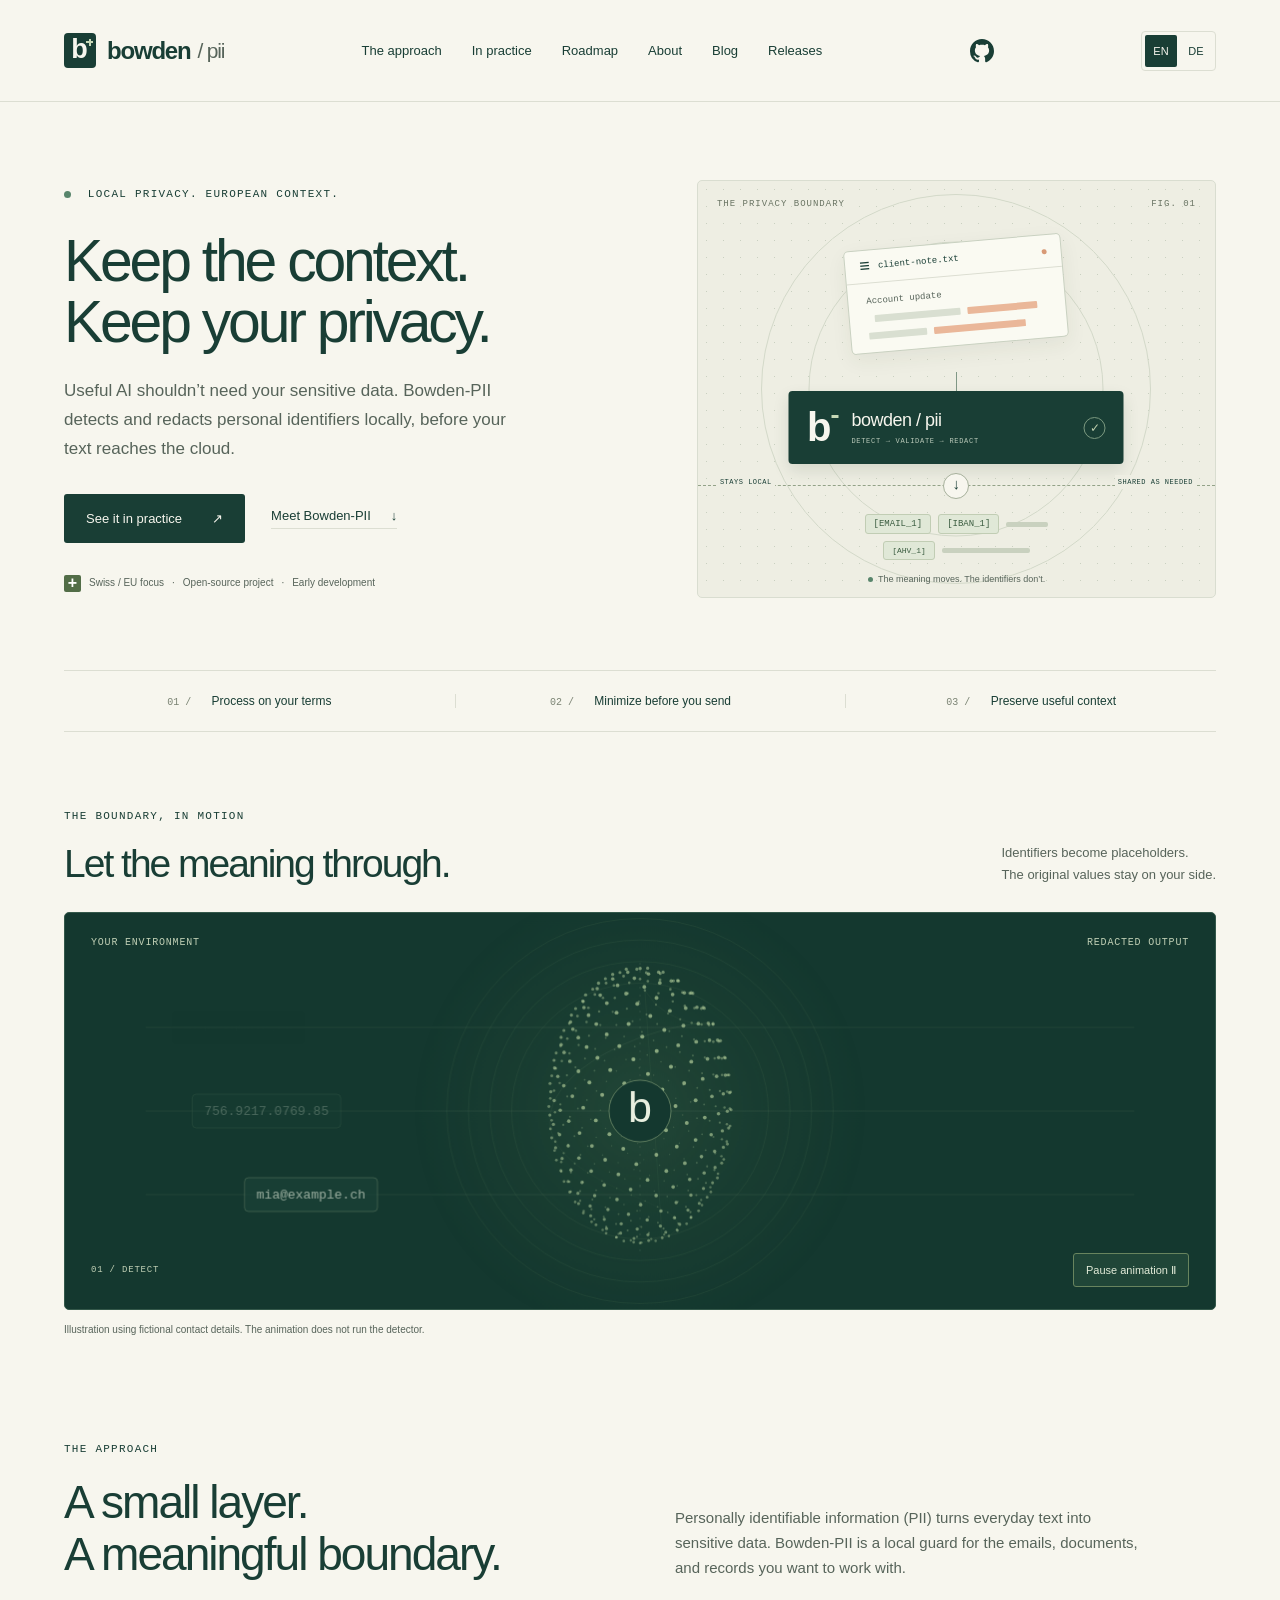
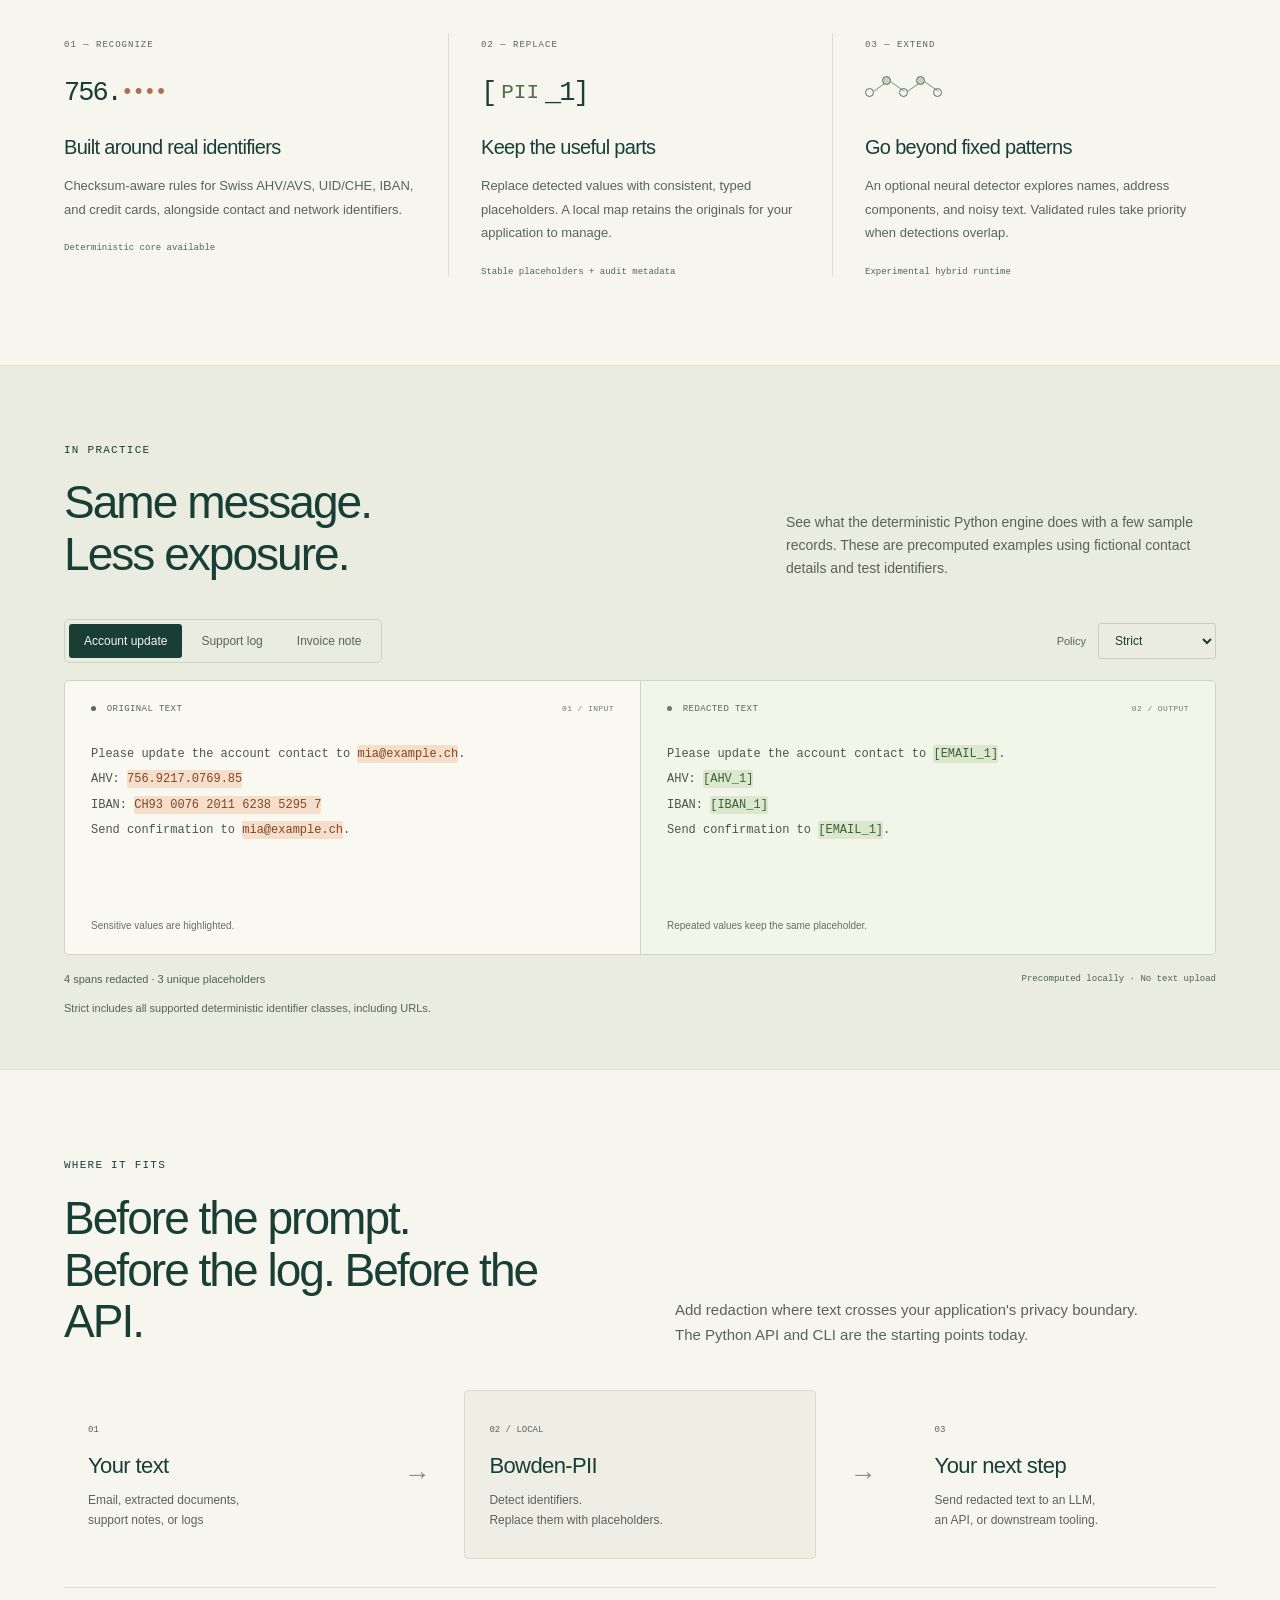
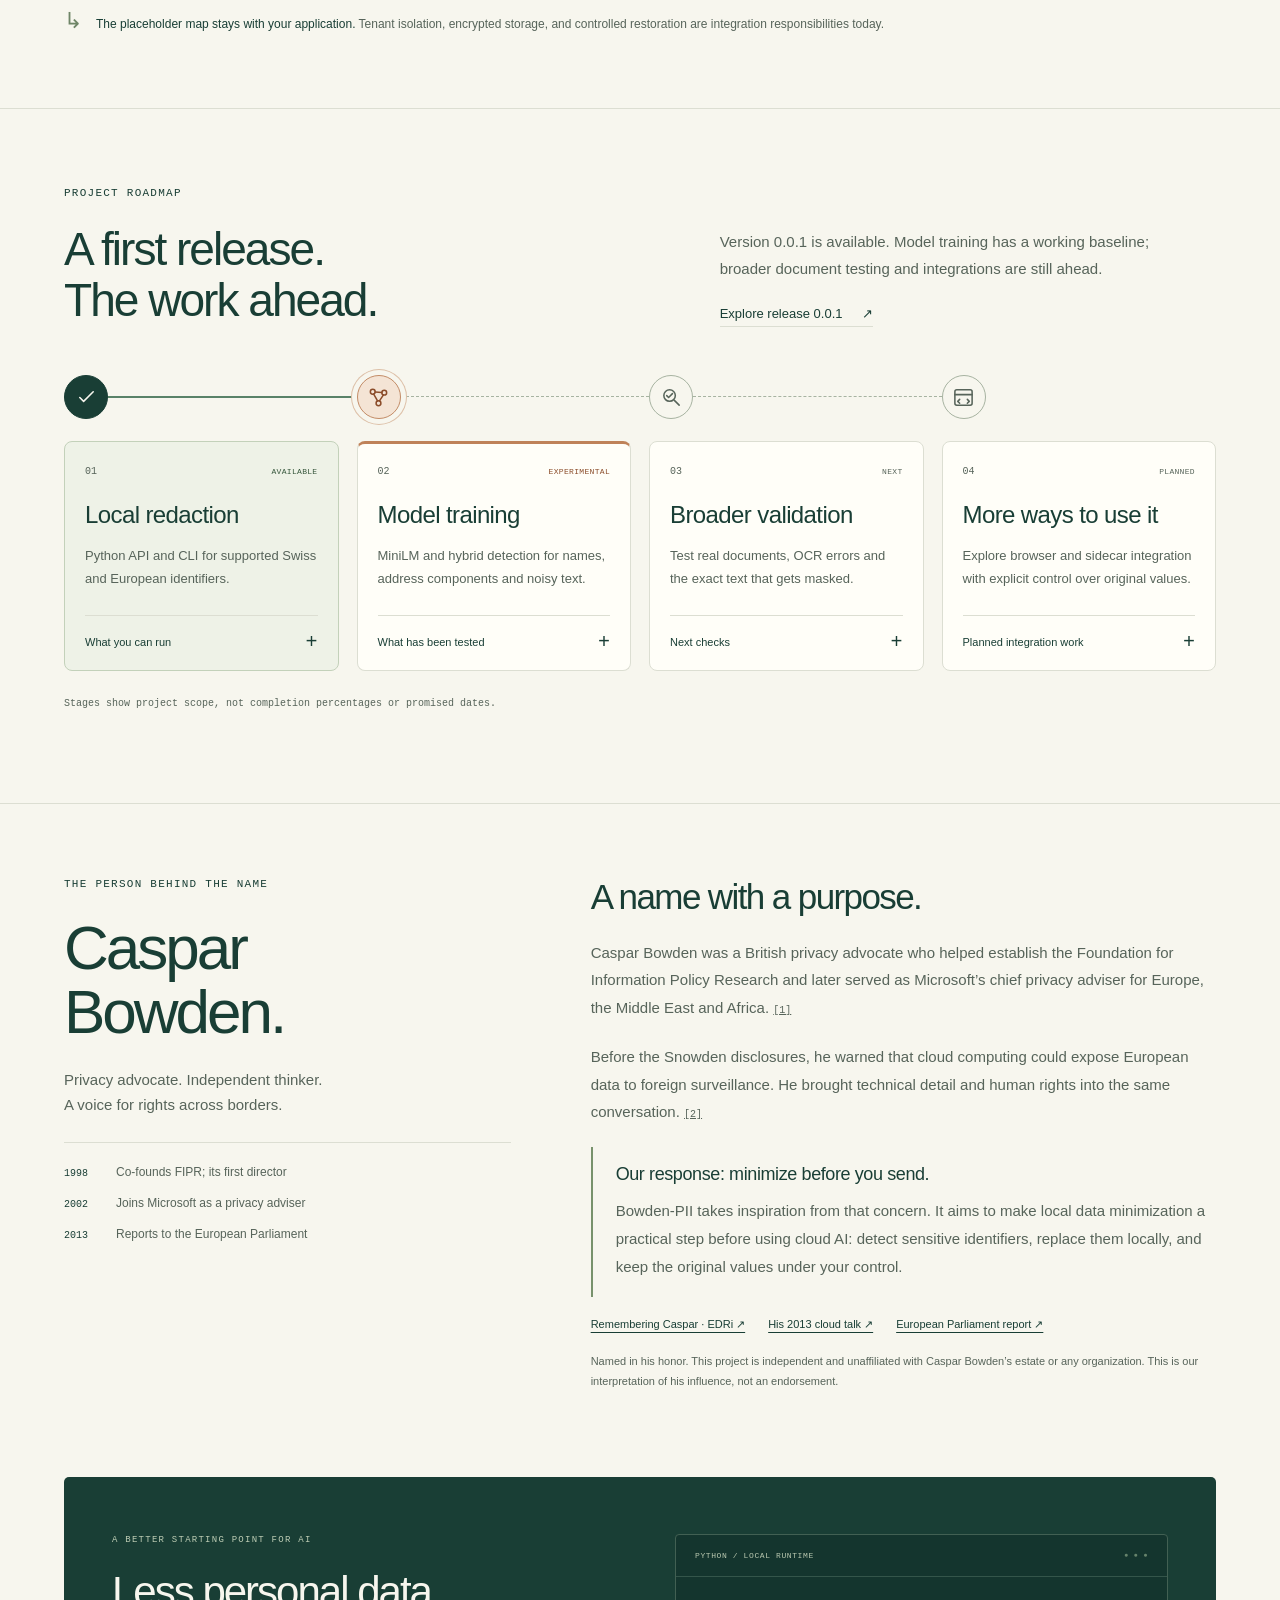
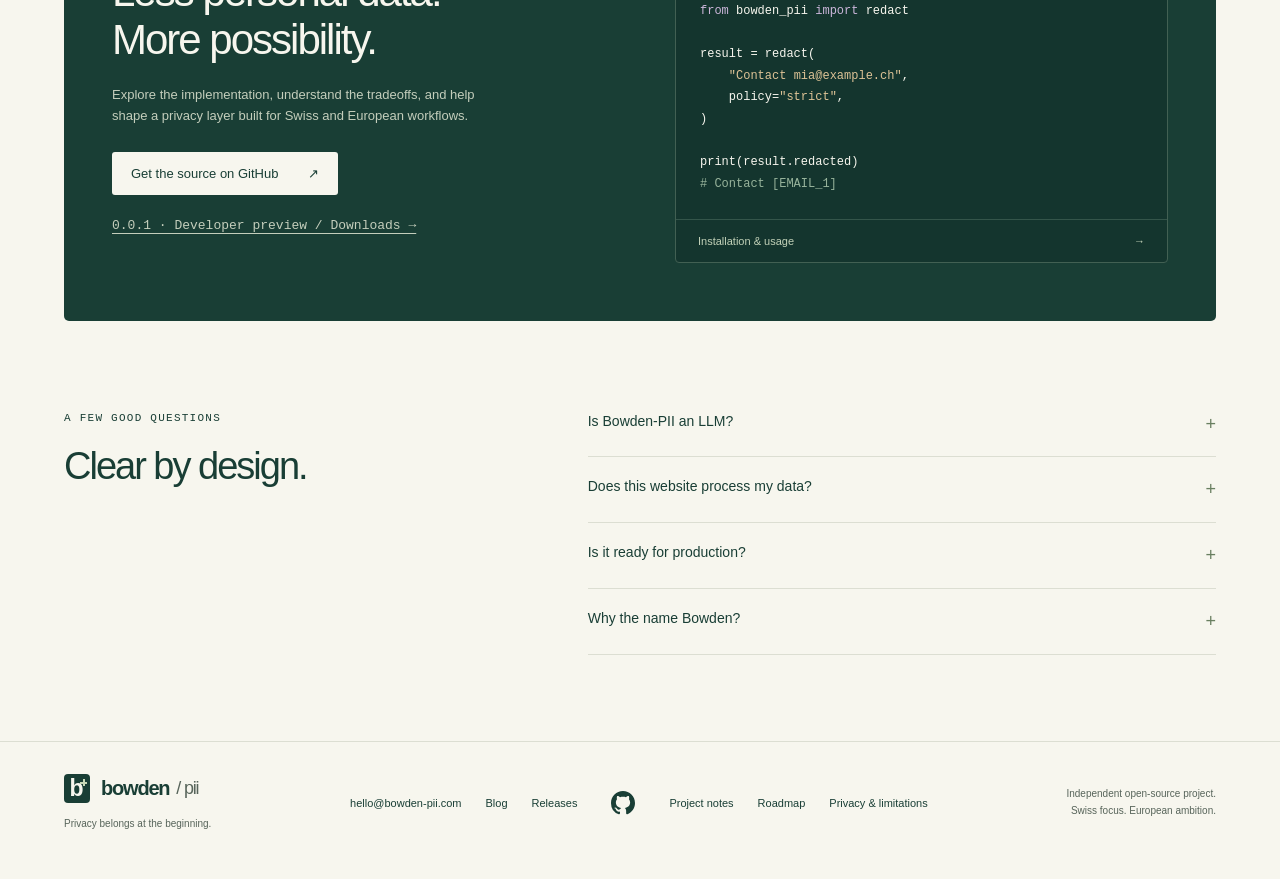
<file: website/index.html>
<!doctype html>
<html lang="en">
  <head>
    <meta charset="utf-8" />
    <meta name="viewport" content="width=device-width, initial-scale=1" />
    <meta name="theme-color" content="#183f36" />
    <meta
      name="description"
      content="Bowden-PII is an open-source local privacy layer for Swiss and European data. Detect sensitive identifiers and redact text before it reaches an AI service."
    />
    <meta
      property="og:title"
      content="Bowden-PII — Keep the context. Keep your privacy."
    />
    <meta
      property="og:description"
      content="A local privacy layer for Swiss and European data. Explore the project, its working redaction core, and what comes next."
    />
    <meta property="og:type" content="website" />
    <meta property="og:url" content="https://bowden-pii.com/" />
    <meta property="og:locale" content="en_GB" />
    <title>Bowden-PII — Keep the context. Keep your privacy.</title>
    <link rel="icon" href="./favicon.svg" type="image/svg+xml" />
    <link rel="stylesheet" href="./styles.css" />
    <script src="./examples.js" defer></script>
    <script src="./site.js" defer></script>
    <script src="./motion.js" defer></script>
    <link rel="alternate" hreflang="en" href="./index.html" />
    <link rel="alternate" hreflang="de" href="./de/index.html" />
    <link rel="alternate" hreflang="x-default" href="./index.html" />
    <link rel="canonical" href="https://bowden-pii.com/" />
    <script
      defer
      src="https://wave.21nauts.com/script.js"
      data-website-id="644a56e2-530f-4fff-8960-3c9409307aeb"
    ></script>
  </head>
  <body>
    <a class="skip-link" href="#main">Skip to content</a>
    <header class="site-header">
      <a class="brand" href="./" aria-label="Bowden-PII home"
        ><span class="brand-mark" aria-hidden="true">b<span></span></span
        >bowden<span class="brand-suffix">/ pii</span></a
      >
      <nav aria-label="Main navigation">
        <a href="#approach">The approach</a>
        <a href="#in-practice">In practice</a>
        <a href="#roadmap">Roadmap</a>
        <a href="#about">About</a>
        <a href="./blog/">Blog</a><a href="./releases/">Releases</a>
      </nav>
      <a
        class="header-cta github-link"
        href="https://github.com/48Nauts-Operator/bowden-pii"
        aria-label="Bowden-PII on GitHub"
        title="Bowden-PII on GitHub"
        ><svg
          xmlns="http://www.w3.org/2000/svg"
          class="github-logo"
          width="24"
          height="24"
          aria-hidden="true"
          focusable="false"
          viewBox="0 0 16 16"
        >
          <path
            d="M6.766 11.328c-2.063-.25-3.516-1.734-3.516-3.656 0-.781.281-1.625.75-2.188-.203-.515-.172-1.609.063-2.062.625-.078 1.468.25 1.968.703.594-.187 1.219-.281 1.985-.281.765 0 1.39.094 1.953.265.484-.437 1.344-.765 1.969-.687.218.422.25 1.515.046 2.047.5.593.766 1.39.766 2.203 0 1.922-1.453 3.375-3.547 3.64.531.344.89 1.094.89 1.954v1.625c0 .468.391.734.86.547C13.781 14.359 16 11.53 16 8.03 16 3.61 12.406 0 7.984 0 3.563 0 0 3.61 0 8.031a7.88 7.88 0 0 0 5.172 7.422c.422.156.828-.125.828-.547v-1.25c-.219.094-.5.156-.75.156-1.031 0-1.64-.562-2.078-1.609-.172-.422-.36-.672-.719-.719-.187-.015-.25-.093-.25-.187 0-.188.313-.328.625-.328.453 0 .844.281 1.25.86.313.452.64.655 1.031.655s.641-.14 1-.5c.266-.265.47-.5.657-.656"
          /></svg
      ></a>
      <div class="language-switch" role="group" aria-label="Language">
        <a
          href="./index.html"
          lang="en"
          hreflang="en"
          aria-label="English"
          aria-current="page"
          >EN</a
        ><a href="./de/index.html" lang="de" hreflang="de" aria-label="Deutsch"
          >DE</a
        >
      </div>
    </header>
    <nav class="mobile-site-nav" aria-label="More navigation">
      <a href="./project.html">Project</a><a href="./blog/">Blog</a
      ><a href="./releases/">Releases</a
      ><a
        href="https://github.com/48Nauts-Operator/bowden-pii"
        class="github-link"
        aria-label="Bowden-PII on GitHub"
        title="Bowden-PII on GitHub"
        ><svg
          xmlns="http://www.w3.org/2000/svg"
          class="github-logo"
          width="24"
          height="24"
          aria-hidden="true"
          focusable="false"
          viewBox="0 0 16 16"
        >
          <path
            d="M6.766 11.328c-2.063-.25-3.516-1.734-3.516-3.656 0-.781.281-1.625.75-2.188-.203-.515-.172-1.609.063-2.062.625-.078 1.468.25 1.968.703.594-.187 1.219-.281 1.985-.281.765 0 1.39.094 1.953.265.484-.437 1.344-.765 1.969-.687.218.422.25 1.515.046 2.047.5.593.766 1.39.766 2.203 0 1.922-1.453 3.375-3.547 3.64.531.344.89 1.094.89 1.954v1.625c0 .468.391.734.86.547C13.781 14.359 16 11.53 16 8.03 16 3.61 12.406 0 7.984 0 3.563 0 0 3.61 0 8.031a7.88 7.88 0 0 0 5.172 7.422c.422.156.828-.125.828-.547v-1.25c-.219.094-.5.156-.75.156-1.031 0-1.64-.562-2.078-1.609-.172-.422-.36-.672-.719-.719-.187-.015-.25-.093-.25-.187 0-.188.313-.328.625-.328.453 0 .844.281 1.25.86.313.452.64.655 1.031.655s.641-.14 1-.5c.266-.265.47-.5.657-.656"
          /></svg
      ></a>
    </nav>

    <main id="main">
      <section class="hero section-wrap" aria-labelledby="hero-title">
        <div class="hero-copy">
          <p class="eyebrow">
            <span class="status-dot"></span> LOCAL PRIVACY. EUROPEAN CONTEXT.
          </p>
          <h1 id="hero-title">
            Keep the context.<br />Keep your <em>privacy.</em>
          </h1>
          <p class="hero-description">
            Useful AI shouldn’t need your sensitive data. Bowden-PII detects and
            redacts personal identifiers locally, before your text reaches the
            cloud.
          </p>
          <div class="hero-actions">
            <a class="button button-primary" href="#in-practice"
              >See it in practice <span aria-hidden="true">↗</span></a
            >
            <a class="text-link" href="#approach"
              >Meet Bowden-PII <span aria-hidden="true">↓</span></a
            >
          </div>
          <p class="hero-note">
            <span class="small-cross" aria-hidden="true">+</span> Swiss / EU
            focus <span>·</span> Open-source project <span>·</span> Early
            development
          </p>
        </div>

        <div
          class="privacy-diagram"
          role="img"
          aria-label="A local document enters Bowden-PII. Sensitive values stay local, while redacted text can be sent to an AI service."
        >
          <div class="diagram-topline">
            <span>THE PRIVACY BOUNDARY</span><span>FIG. 01</span>
          </div>
          <div class="diagram-orbit orbit-one"></div>
          <div class="diagram-orbit orbit-two"></div>
          <div class="diagram-document">
            <div class="document-heading">
              <span class="document-icon" aria-hidden="true">≡</span>
              client-note.txt <span class="document-dot"></span>
            </div>
            <div class="document-body">
              <span>Account update</span><br /><span
                class="document-line"
              ></span
              ><span class="sensitive-line"></span
              ><span class="document-line short"></span
              ><span class="sensitive-line medium"></span>
            </div>
          </div>
          <div class="connector connector-top"></div>
          <div class="diagram-engine">
            <span class="engine-symbol" aria-hidden="true">b<span></span></span>
            <div>
              <strong>bowden / pii</strong
              ><span>DETECT → VALIDATE → REDACT</span>
            </div>
            <span class="engine-check" aria-hidden="true">✓</span>
          </div>
          <div class="diagram-boundary">
            <span>STAYS LOCAL</span
            ><span class="boundary-lock" aria-hidden="true">↓</span
            ><span>SHARED AS NEEDED</span>
          </div>
          <div class="diagram-output">
            <span class="output-tag">[EMAIL_1]</span
            ><span class="output-tag">[IBAN_1]</span
            ><span class="output-line"></span
            ><span class="output-tag small">[AHV_1]</span
            ><span class="output-line short"></span>
          </div>
          <div class="diagram-caption">
            <span class="status-dot"></span> The meaning moves. The identifiers
            don’t.
          </div>
        </div>
      </section>

      <div class="principles-strip">
        <div><span>01 /</span> Process on your terms</div>
        <div><span>02 /</span> Minimize before you send</div>
        <div><span>03 /</span> Preserve useful context</div>
      </div>

      <section
        class="motion-section section-wrap"
        aria-labelledby="motion-title"
      >
        <div class="motion-heading">
          <div>
            <p class="eyebrow">THE BOUNDARY, IN MOTION</p>
            <h2 id="motion-title">Let the meaning through.</h2>
          </div>
          <p>
            Identifiers become placeholders.<br />The original values stay on
            your side.
          </p>
        </div>
        <div class="motion-stage" id="motion-stage">
          <canvas id="privacy-canvas" aria-hidden="true"></canvas>
          <div class="motion-topline">
            <span>YOUR ENVIRONMENT</span><span>REDACTED OUTPUT</span>
          </div>
          <div class="motion-bottomline">
            <span id="motion-phase">01 / DETECT</span
            ><button
              type="button"
              id="motion-toggle"
              aria-label="Pause animation"
            >
              Pause animation <span aria-hidden="true">Ⅱ</span>
            </button>
          </div>
          <div class="motion-fallback">
            <span><!--email_off-->mia@example.ch<!--/email_off--></span
            ><span>→ bowden / pii →</span><span>[EMAIL_1]</span>
          </div>
        </div>
        <p class="motion-note">
          Illustration using fictional contact details. The animation does not
          run the detector.
        </p>
      </section>

      <section
        id="approach"
        class="section-wrap approach"
        aria-labelledby="approach-title"
      >
        <div class="section-heading">
          <p class="eyebrow">THE APPROACH</p>
          <h2 id="approach-title">
            A small layer.<br />A meaningful boundary.
          </h2>
          <p>
            Personally identifiable information (PII) turns everyday text into
            sensitive data. Bowden-PII is a local guard for the emails,
            documents, and records you want to work with.
          </p>
        </div>
        <div class="feature-grid">
          <article class="feature">
            <span class="feature-number">01 — RECOGNIZE</span>
            <div class="feature-icon identifier-icon" aria-hidden="true">
              756.<span>••••</span>
            </div>
            <h3>Built around real identifiers</h3>
            <p>
              Checksum-aware rules for Swiss AHV/AVS, UID/CHE, IBAN, and credit
              cards, alongside contact and network identifiers.
            </p>
            <span class="feature-label">Deterministic core available</span>
          </article>
          <article class="feature">
            <span class="feature-number">02 — REPLACE</span>
            <div class="feature-icon placeholder-icon" aria-hidden="true">
              [<span>PII</span>_1]
            </div>
            <h3>Keep the useful parts</h3>
            <p>
              Replace detected values with consistent, typed placeholders. A
              local map retains the originals for your application to manage.
            </p>
            <span class="feature-label"
              >Stable placeholders + audit metadata</span
            >
          </article>
          <article class="feature">
            <span class="feature-number">03 — EXTEND</span>
            <div class="feature-icon neural-icon" aria-hidden="true">
              <i></i><i></i><i></i><i></i><i></i>
            </div>
            <h3>Go beyond fixed patterns</h3>
            <p>
              An optional neural detector explores names, address components,
              and noisy text. Validated rules take priority when detections
              overlap.
            </p>
            <span class="feature-label">Experimental hybrid runtime</span>
          </article>
        </div>
      </section>

      <section
        id="in-practice"
        class="practice-section"
        aria-labelledby="practice-title"
      >
        <div class="section-wrap">
          <div class="practice-heading">
            <div>
              <p class="eyebrow">IN PRACTICE</p>
              <h2 id="practice-title">Same message.<br />Less exposure.</h2>
            </div>
            <p>
              See what the deterministic Python engine does with a few sample
              records. These are precomputed examples using fictional contact
              details and test identifiers.
            </p>
          </div>
          <div class="example-toolbar">
            <div
              class="sample-controls"
              role="group"
              aria-label="Choose an example"
            >
              <button
                type="button"
                class="sample-button active"
                data-example="account"
                aria-pressed="true"
              >
                Account update</button
              ><button
                type="button"
                class="sample-button"
                data-example="support"
                aria-pressed="false"
              >
                Support log</button
              ><button
                type="button"
                class="sample-button"
                data-example="invoice"
                aria-pressed="false"
              >
                Invoice note
              </button>
            </div>
            <label class="policy-control"
              >Policy
              <select id="policy">
                <option value="strict">Strict</option>
                <option value="balanced">Balanced</option>
                <option value="permissive">Permissive</option>
              </select></label
            >
          </div>
          <div class="example-panels">
            <div class="example-panel">
              <div class="panel-label">
                <span
                  ><span class="tiny-dot original-dot"></span> ORIGINAL
                  TEXT</span
                ><span>01 / INPUT</span>
              </div>
              <pre id="original-text">
Please update the account contact to <!--email_off-->mia@example.ch<!--/email_off-->.
AHV: 756.9217.0769.85
IBAN: CH93 0076 2011 6238 5295 7
Send confirmation to <!--email_off-->mia@example.ch<!--/email_off-->.</pre>
              <div class="panel-footnote">
                Sensitive values are highlighted.
              </div>
            </div>
            <div class="example-panel redacted-panel">
              <div class="panel-label">
                <span
                  ><span class="tiny-dot redacted-dot"></span> REDACTED
                  TEXT</span
                ><span>02 / OUTPUT</span>
              </div>
              <pre id="redacted-text">
Please update the account contact to [EMAIL_1].
AHV: [AHV_1]
IBAN: [IBAN_1]
Send confirmation to [EMAIL_1].</pre
              >
              <div class="panel-footnote">
                Repeated values keep the same placeholder.
              </div>
            </div>
          </div>
          <div class="example-summary">
            <p id="example-summary" role="status" aria-live="polite">
              4 spans redacted · 3 unique placeholders
            </p>
            <span>Precomputed locally · No text upload</span>
          </div>
          <p id="policy-description" class="policy-description">
            Strict includes all supported deterministic identifier classes,
            including URLs.
          </p>
          <noscript
            ><p class="noscript-note">
              JavaScript is disabled. The account example above shows
              strict-policy output. Enable JavaScript to switch examples and
              policies.
            </p></noscript
          >
        </div>
      </section>

      <section
        class="section-wrap workflow-section"
        aria-labelledby="workflow-title"
      >
        <div class="section-heading">
          <p class="eyebrow">WHERE IT FITS</p>
          <h2 id="workflow-title">
            Before the prompt.<br />Before the log. Before the API.
          </h2>
          <p>
            Add redaction where text crosses your application's privacy
            boundary. The Python API and CLI are the starting points today.
          </p>
        </div>
        <div class="flow" aria-label="Workflow">
          <div>
            <span>01</span><strong>Your text</strong>
            <p>Email, extracted documents,<br />support notes, or logs</p>
          </div>
          <span class="flow-arrow" aria-hidden="true">→</span>
          <div class="flow-bowden">
            <span>02 / LOCAL</span><strong>Bowden-PII</strong>
            <p>Detect identifiers.<br />Replace them with placeholders.</p>
          </div>
          <span class="flow-arrow" aria-hidden="true">→</span>
          <div>
            <span>03</span><strong>Your next step</strong>
            <p>
              Send redacted text to an LLM,<br />an API, or downstream tooling.
            </p>
          </div>
        </div>
        <div class="boundary-note">
          <span aria-hidden="true">↳</span>
          <p>
            <strong>The placeholder map stays with your application.</strong>
            Tenant isolation, encrypted storage, and controlled restoration are
            integration responsibilities today.
          </p>
        </div>
      </section>

      <section
        id="roadmap"
        class="roadmap-section section-wrap"
        aria-labelledby="roadmap-title"
      >
        <div class="roadmap-heading">
          <div>
            <p class="eyebrow">PROJECT ROADMAP</p>
            <h2 id="roadmap-title">A first release.<br />The work ahead.</h2>
          </div>
          <div class="roadmap-overview">
            <p>
              Version 0.0.1 is available. Model training has a working baseline;
              broader document testing and integrations are still ahead.
            </p>
            <a class="text-link" href="./releases/"
              >Explore release 0.0.1 <span aria-hidden="true">↗</span></a
            >
          </div>
        </div>
        <ol class="roadmap-track" role="list" aria-label="Explore each stage">
          <li class="roadmap-stage roadmap-available">
            <div class="roadmap-node" aria-hidden="true">
              <svg
                viewBox="0 0 24 24"
                fill="none"
                stroke="currentColor"
                stroke-width="1.6"
                stroke-linecap="round"
                stroke-linejoin="round"
                aria-hidden="true"
              >
                <path d="m5 12 4 4L19 6" />
              </svg>
            </div>
            <article class="roadmap-card">
              <div class="roadmap-card-meta">
                <span class="roadmap-step">01</span
                ><span class="roadmap-status">AVAILABLE</span>
              </div>
              <h3>Local redaction</h3>
              <p>
                Python API and CLI for supported Swiss and European identifiers.
              </p>
              <details class="roadmap-detail">
                <summary>
                  What you can run<span class="roadmap-plus" aria-hidden="true"
                    >+</span
                  >
                </summary>
                <ul>
                  <li>Checksum-aware rules and three policies.</li>
                  <li>Consistent placeholders and a local map.</li>
                  <li>36 focused tests in the public preview.</li>
                </ul>
                <a href="./releases/"
                  >Download 0.0.1 <span aria-hidden="true">↗</span></a
                >
              </details>
            </article>
          </li>
          <li class="roadmap-stage roadmap-experimental">
            <div class="roadmap-node" aria-hidden="true">
              <svg
                viewBox="0 0 24 24"
                fill="none"
                stroke="currentColor"
                stroke-width="1.6"
                stroke-linecap="round"
                stroke-linejoin="round"
                aria-hidden="true"
              >
                <circle cx="6" cy="6" r="2.5" />
                <circle cx="18" cy="7" r="2.5" />
                <circle cx="12" cy="18" r="2.5" />
                <path d="m8.5 6.2 7 .6M7 8.5l4 7M17 9.5l-4 6" />
              </svg>
            </div>
            <article class="roadmap-card">
              <div class="roadmap-card-meta">
                <span class="roadmap-step">02</span
                ><span class="roadmap-status">EXPERIMENTAL</span>
              </div>
              <h3>Model training</h3>
              <p>
                MiniLM and hybrid detection for names, address components and
                noisy text.
              </p>
              <details class="roadmap-detail">
                <summary>
                  What has been tested<span
                    class="roadmap-plus"
                    aria-hidden="true"
                    >+</span
                  >
                </summary>
                <ul>
                  <li>Baseline trained on 12,000 synthetic rows.</li>
                  <li>Generated holdouts and a 120-row stress set.</li>
                  <li>Weights are not included in the public release.</li>
                </ul>
                <a href="./blog/why-bowden-pii.html"
                  >Read the training notes <span aria-hidden="true">↗</span></a
                >
              </details>
            </article>
          </li>
          <li class="roadmap-stage roadmap-next">
            <div class="roadmap-node" aria-hidden="true">
              <svg
                viewBox="0 0 24 24"
                fill="none"
                stroke="currentColor"
                stroke-width="1.6"
                stroke-linecap="round"
                stroke-linejoin="round"
                aria-hidden="true"
              >
                <circle cx="10" cy="10" r="6" />
                <path d="m15 15 5 5m-13-10 2 2 4-4" />
              </svg>
            </div>
            <article class="roadmap-card">
              <div class="roadmap-card-meta">
                <span class="roadmap-step">03</span
                ><span class="roadmap-status">NEXT</span>
              </div>
              <h3>Broader validation</h3>
              <p>
                Test real documents, OCR errors and the exact text that gets
                masked.
              </p>
              <details class="roadmap-detail">
                <summary>
                  Next checks<span class="roadmap-plus" aria-hidden="true"
                    >+</span
                  >
                </summary>
                <ul>
                  <li>Independently labelled document examples.</li>
                  <li>False positives, missed values and span boundaries.</li>
                  <li>Long-text handling and more phone formats.</li>
                </ul>
                <a href="./project.html#research"
                  >Evaluation priorities <span aria-hidden="true">↗</span></a
                >
              </details>
            </article>
          </li>
          <li class="roadmap-stage roadmap-planned">
            <div class="roadmap-node" aria-hidden="true">
              <svg
                viewBox="0 0 24 24"
                fill="none"
                stroke="currentColor"
                stroke-width="1.6"
                stroke-linecap="round"
                stroke-linejoin="round"
                aria-hidden="true"
              >
                <rect x="3" y="4" width="18" height="16" rx="2" />
                <path d="M3 9h18m-13 5-2 2 2 2m8-4 2 2-2 2" />
              </svg>
            </div>
            <article class="roadmap-card">
              <div class="roadmap-card-meta">
                <span class="roadmap-step">04</span
                ><span class="roadmap-status">PLANNED</span>
              </div>
              <h3>More ways to use it</h3>
              <p>
                Explore browser and sidecar integration with explicit control
                over original values.
              </p>
              <details class="roadmap-detail">
                <summary>
                  Planned integration work<span
                    class="roadmap-plus"
                    aria-hidden="true"
                    >+</span
                  >
                </summary>
                <ul>
                  <li>Local browser execution and service integration.</li>
                  <li>Managed placeholder maps across documents.</li>
                  <li>Controlled restoration inside the application.</li>
                </ul>
                <a href="./project.html#research"
                  >Longer-term plans <span aria-hidden="true">↗</span></a
                >
              </details>
            </article>
          </li>
        </ol>
        <p class="roadmap-caption">
          Stages show project scope, not completion percentages or promised
          dates.
        </p>
      </section>

      <section
        id="about"
        class="section-wrap about-section"
        aria-labelledby="about-title"
      >
        <div class="about-person">
          <p class="eyebrow">THE PERSON BEHIND THE NAME</p>
          <h2 id="about-title">Caspar<br />Bowden.</h2>
          <p>
            Privacy advocate. Independent thinker.<br />A voice for rights
            across borders.
          </p>
          <dl class="about-timeline">
            <div>
              <dt>1998</dt>
              <dd>Co-founds FIPR; its first director</dd>
            </div>
            <div>
              <dt>2002</dt>
              <dd>Joins Microsoft as a privacy adviser</dd>
            </div>
            <div>
              <dt>2013</dt>
              <dd>Reports to the European Parliament</dd>
            </div>
          </dl>
        </div>
        <div class="about-story">
          <h3>A name with a purpose.</h3>
          <p>
            Caspar Bowden was a British privacy advocate who helped establish
            the Foundation for Information Policy Research and later served as
            Microsoft’s chief privacy adviser for Europe, the Middle East and
            Africa.
            <a
              class="source-ref"
              href="https://edri.org/our-work/remembering-caspar-bowden/"
              aria-label="Source: EDRi’s remembrance of Caspar Bowden"
              >[1]</a
            >
          </p>
          <p>
            Before the Snowden disclosures, he warned that cloud computing could
            expose European data to foreign surveillance. He brought technical
            detail and human rights into the same conversation.
            <a
              class="source-ref"
              href="https://www.openrightsgroup.org/app/uploads/2020/03/How_to_wiretap_the_Cloud-25.1.2013.pdf"
              aria-label="Source: Caspar Bowden’s January 2013 cloud talk, PDF"
              >[2]</a
            >
          </p>
          <div class="about-inspiration">
            <h4>Our response: minimize before you send.</h4>
            <p>
              Bowden-PII takes inspiration from that concern. It aims to make
              local data minimization a practical step before using cloud AI:
              detect sensitive identifiers, replace them locally, and keep the
              original values under your control.
            </p>
          </div>
          <div class="about-sources">
            <a href="https://edri.org/our-work/remembering-caspar-bowden/"
              >Remembering Caspar · EDRi ↗</a
            ><a
              href="https://www.openrightsgroup.org/app/uploads/2020/03/How_to_wiretap_the_Cloud-25.1.2013.pdf"
              >His 2013 cloud talk ↗</a
            ><a
              href="https://www.europarl.europa.eu/RegData/etudes/note/join/2013/474405/IPOL-LIBE_NT%282013%29474405_EN.pdf"
              >European Parliament report ↗</a
            >
          </div>
          <p class="about-disclaimer">
            Named in his honor. This project is independent and unaffiliated
            with Caspar Bowden’s estate or any organization. This is our
            interpretation of his influence, not an endorsement.
          </p>
        </div>
      </section>

      <section
        id="get-started"
        class="get-started section-wrap"
        aria-labelledby="start-title"
      >
        <div>
          <p class="eyebrow">A BETTER STARTING POINT FOR AI</p>
          <h2 id="start-title">Less personal data.<br />More possibility.</h2>
          <p>
            Explore the implementation, understand the tradeoffs, and help shape
            a privacy layer built for Swiss and European workflows.
          </p>
          <a
            class="button button-light"
            href="https://github.com/48Nauts-Operator/bowden-pii"
            >Get the source on GitHub <span aria-hidden="true">↗</span></a
          >
          <p class="release-hint">
            <a href="./releases/">0.0.1 · Developer preview / Downloads →</a>
          </p>
        </div>
        <div class="code-preview">
          <div class="code-topline">
            <span>PYTHON / LOCAL RUNTIME</span
            ><span aria-hidden="true">● ● ●</span>
          </div>
          <pre><code><span class="code-muted">from</span> bowden_pii <span class="code-muted">import</span> redact

result = redact(
    <span class="code-string">"Contact <!--email_off-->mia@example.ch<!--/email_off-->"</span>,
    policy=<span class="code-string">"strict"</span>,
)

print(result.redacted)
<span class="code-comment"># Contact [EMAIL_1]</span></code></pre>
          <a href="./project.html#getting-started"
            >Installation &amp; usage <span aria-hidden="true">→</span></a
          >
        </div>
      </section>

      <section class="section-wrap faq-section" aria-labelledby="faq-title">
        <div>
          <p class="eyebrow">A FEW GOOD QUESTIONS</p>
          <h2 id="faq-title">Clear by design.</h2>
        </div>
        <div class="faq-items">
          <details>
            <summary>
              Is Bowden-PII an LLM?<span aria-hidden="true">+</span>
            </summary>
            <p>
              It is a local detection and redaction layer that can sit in front
              of an LLM or another service. Its deterministic core works without
              a neural model. The optional hybrid runtime adds a small
              token-classification model.
            </p>
          </details>
          <details>
            <summary>
              Does this website process my data?<span aria-hidden="true"
                >+</span
              >
            </summary>
            <p>
              The examples are fixed, precomputed fixtures, with no text-upload
              form. This website uses analytics served from wave.21nauts.com.
              Hosting providers also receive ordinary web requests. Running
              Bowden-PII on your own data requires the local Python runtime.
            </p>
          </details>
          <details>
            <summary>
              Is it ready for production?<span aria-hidden="true">+</span>
            </summary>
            <p>
              Bowden-PII is in early development. A working core and
              experimental model runs are available, but synthetic benchmark
              results do not establish real-world reliability. Evaluate your own
              data, review missed detections and false positives, and build the
              surrounding privacy controls before relying on it.
            </p>
          </details>
          <details>
            <summary>
              Why the name Bowden?<span aria-hidden="true">+</span>
            </summary>
            <p>
              The project is named in honor of Caspar Bowden and his work on
              privacy and cloud surveillance. It is independent and unaffiliated
              with his estate or any organization.
            </p>
          </details>
        </div>
      </section>
    </main>
    <footer class="site-footer section-wrap">
      <div>
        <a class="brand" href="./"
          ><span class="brand-mark" aria-hidden="true">b<span></span></span
          >bowden<span class="brand-suffix">/ pii</span></a
        >
        <p>Privacy belongs at the beginning.</p>
      </div>
      <div class="footer-links">
        <!--email_off--><a
          class="contact-link"
          href="mailto:hello@bowden-pii.com"
          >hello@bowden-pii.com</a
        ><!--/email_off-->
        <a href="./blog/">Blog</a><a href="./releases/">Releases</a
        ><a
          href="https://github.com/48Nauts-Operator/bowden-pii"
          class="github-link"
          aria-label="Bowden-PII on GitHub"
          title="Bowden-PII on GitHub"
          ><svg
            xmlns="http://www.w3.org/2000/svg"
            class="github-logo"
            width="24"
            height="24"
            aria-hidden="true"
            focusable="false"
            viewBox="0 0 16 16"
          >
            <path
              d="M6.766 11.328c-2.063-.25-3.516-1.734-3.516-3.656 0-.781.281-1.625.75-2.188-.203-.515-.172-1.609.063-2.062.625-.078 1.468.25 1.968.703.594-.187 1.219-.281 1.985-.281.765 0 1.39.094 1.953.265.484-.437 1.344-.765 1.969-.687.218.422.25 1.515.046 2.047.5.593.766 1.39.766 2.203 0 1.922-1.453 3.375-3.547 3.64.531.344.89 1.094.89 1.954v1.625c0 .468.391.734.86.547C13.781 14.359 16 11.53 16 8.03 16 3.61 12.406 0 7.984 0 3.563 0 0 3.61 0 8.031a7.88 7.88 0 0 0 5.172 7.422c.422.156.828-.125.828-.547v-1.25c-.219.094-.5.156-.75.156-1.031 0-1.64-.562-2.078-1.609-.172-.422-.36-.672-.719-.719-.187-.015-.25-.093-.25-.187 0-.188.313-.328.625-.328.453 0 .844.281 1.25.86.313.452.64.655 1.031.655s.641-.14 1-.5c.266-.265.47-.5.657-.656"
            /></svg
        ></a>
        <a href="./project.html">Project notes</a><a href="#roadmap">Roadmap</a
        ><a href="./project.html#privacy">Privacy &amp; limitations</a>
      </div>
      <p class="footer-note">
        Independent open-source project.<br />Swiss focus. European ambition.
      </p>
    </footer>
  </body>
</html>
</file>
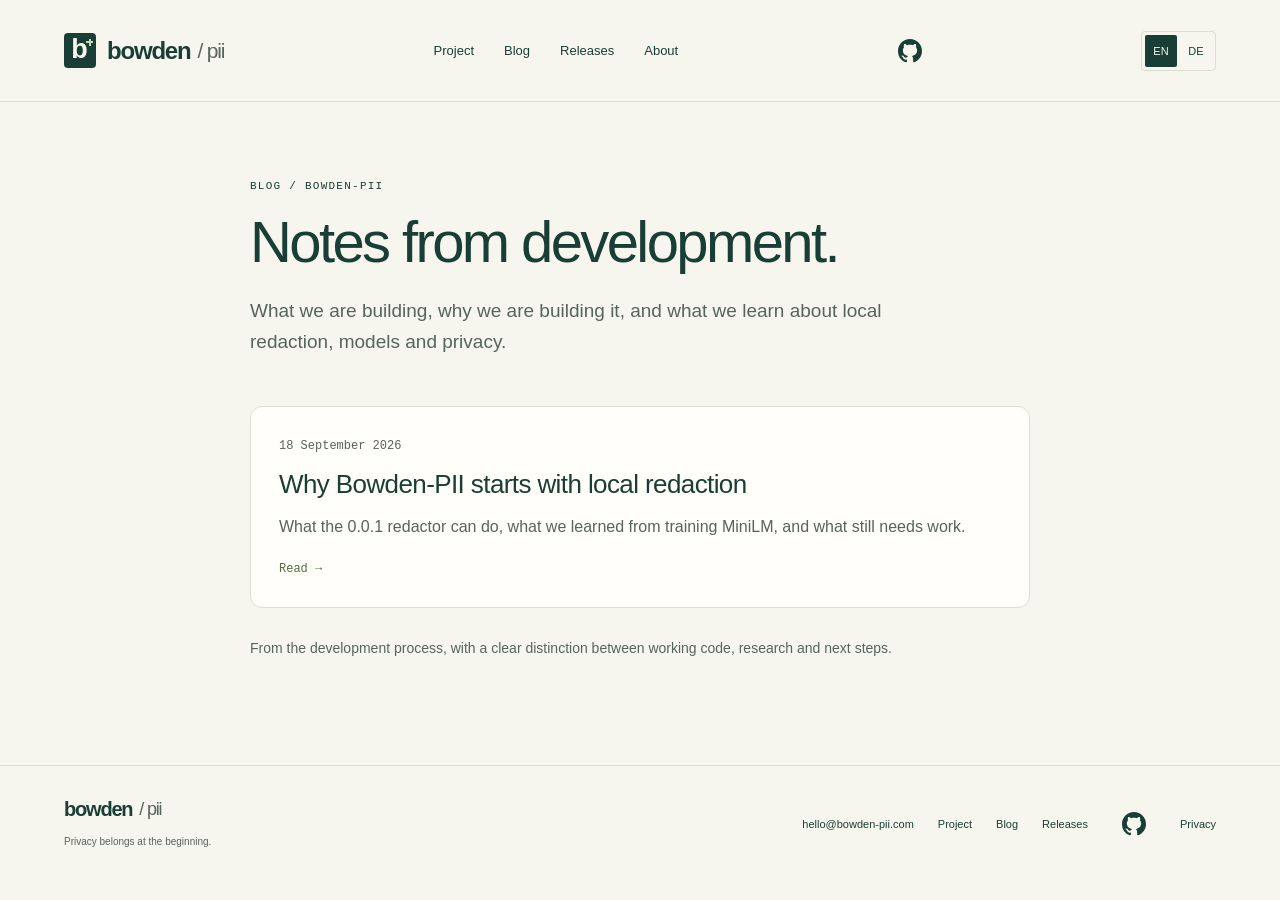
<file: website/blog/index.html>
<!doctype html>
<html lang="en">
  <head>
    <meta charset="utf-8" />
    <meta name="viewport" content="width=device-width, initial-scale=1" />
    <meta name="theme-color" content="#193e35" />
    <title>Blog — Bowden-PII</title>
    <meta
      name="description"
      content="Why Bowden-PII exists, how local redaction works, and what ships in version 0.0.1."
    />
    <meta property="og:title" content="Blog — Bowden-PII" />
    <meta
      property="og:description"
      content="Why Bowden-PII exists, how local redaction works, and what ships in version 0.0.1."
    />
    <meta property="og:type" content="website" />
    <meta property="og:url" content="https://bowden-pii.com/blog/" />
    <link rel="canonical" href="https://bowden-pii.com/blog/" />
    <link rel="alternate" hreflang="en" href="index.html" />
    <link rel="alternate" hreflang="de" href="../de/blog/index.html" />
    <link rel="alternate" hreflang="x-default" href="index.html" />
    <link rel="icon" href="../favicon.svg" type="image/svg+xml" />
    <link rel="stylesheet" href="../styles.css" />
    <script
      defer
      src="https://wave.21nauts.com/script.js"
      data-website-id="644a56e2-530f-4fff-8960-3c9409307aeb"
    ></script>
  </head>
  <body>
    <a class="skip-link" href="#main">Skip to content</a>
    <header class="site-header">
      <a class="brand" href="../index.html" aria-label="Bowden-PII Home"
        ><span class="brand-mark" aria-hidden="true">b<span></span></span
        >bowden<span class="brand-suffix">/ pii</span></a
      >
      <nav aria-label="Main navigation">
        <a href="../project.html">Project</a
        ><a href="index.html" aria-current="page">Blog</a
        ><a href="../releases/index.html">Releases</a
        ><a href="../index.html#about">About</a>
      </nav>
      <a
        class="header-cta github-link"
        href="https://github.com/48Nauts-Operator/bowden-pii"
        aria-label="Bowden-PII on GitHub"
        title="Bowden-PII on GitHub"
        ><svg
          xmlns="http://www.w3.org/2000/svg"
          class="github-logo"
          width="24"
          height="24"
          aria-hidden="true"
          focusable="false"
          viewBox="0 0 16 16"
        >
          <path
            d="M6.766 11.328c-2.063-.25-3.516-1.734-3.516-3.656 0-.781.281-1.625.75-2.188-.203-.515-.172-1.609.063-2.062.625-.078 1.468.25 1.968.703.594-.187 1.219-.281 1.985-.281.765 0 1.39.094 1.953.265.484-.437 1.344-.765 1.969-.687.218.422.25 1.515.046 2.047.5.593.766 1.39.766 2.203 0 1.922-1.453 3.375-3.547 3.64.531.344.89 1.094.89 1.954v1.625c0 .468.391.734.86.547C13.781 14.359 16 11.53 16 8.03 16 3.61 12.406 0 7.984 0 3.563 0 0 3.61 0 8.031a7.88 7.88 0 0 0 5.172 7.422c.422.156.828-.125.828-.547v-1.25c-.219.094-.5.156-.75.156-1.031 0-1.64-.562-2.078-1.609-.172-.422-.36-.672-.719-.719-.187-.015-.25-.093-.25-.187 0-.188.313-.328.625-.328.453 0 .844.281 1.25.86.313.452.64.655 1.031.655s.641-.14 1-.5c.266-.265.47-.5.657-.656"
          /></svg
      ></a>
      <div class="language-switch" role="group" aria-label="Language">
        <a
          href="index.html"
          lang="en"
          hreflang="en"
          aria-label="English"
          aria-current="page"
          >EN</a
        ><a
          href="../de/blog/index.html"
          lang="de"
          hreflang="de"
          aria-label="Deutsch"
          >DE</a
        >
      </div>
    </header>
    <nav class="mobile-site-nav" aria-label="More navigation">
      <a href="../project.html">Project</a
      ><a href="index.html" aria-current="page">Blog</a
      ><a href="../releases/index.html">Releases</a
      ><a
        href="https://github.com/48Nauts-Operator/bowden-pii"
        class="github-link"
        aria-label="Bowden-PII on GitHub"
        title="Bowden-PII on GitHub"
        ><svg
          xmlns="http://www.w3.org/2000/svg"
          class="github-logo"
          width="24"
          height="24"
          aria-hidden="true"
          focusable="false"
          viewBox="0 0 16 16"
        >
          <path
            d="M6.766 11.328c-2.063-.25-3.516-1.734-3.516-3.656 0-.781.281-1.625.75-2.188-.203-.515-.172-1.609.063-2.062.625-.078 1.468.25 1.968.703.594-.187 1.219-.281 1.985-.281.765 0 1.39.094 1.953.265.484-.437 1.344-.765 1.969-.687.218.422.25 1.515.046 2.047.5.593.766 1.39.766 2.203 0 1.922-1.453 3.375-3.547 3.64.531.344.89 1.094.89 1.954v1.625c0 .468.391.734.86.547C13.781 14.359 16 11.53 16 8.03 16 3.61 12.406 0 7.984 0 3.563 0 0 3.61 0 8.031a7.88 7.88 0 0 0 5.172 7.422c.422.156.828-.125.828-.547v-1.25c-.219.094-.5.156-.75.156-1.031 0-1.64-.562-2.078-1.609-.172-.422-.36-.672-.719-.719-.187-.015-.25-.093-.25-.187 0-.188.313-.328.625-.328.453 0 .844.281 1.25.86.313.452.64.655 1.031.655s.641-.14 1-.5c.266-.265.47-.5.657-.656"
          /></svg
      ></a>
    </nav>
    <main id="main" class="journal-wrap">
      <p class="eyebrow">BLOG / BOWDEN-PII</p>
      <h1>Notes from development.</h1>
      <p class="journal-intro">
        What we are building, why we are building it, and what we learn about
        local redaction, models and privacy.
      </p>
      <div class="journal-posts">
        <a class="journal-card" href="./why-bowden-pii.html"
          ><time datetime="2026-09-18">18 September 2026</time>
          <h2>Why Bowden-PII starts with local redaction</h2>
          <p>
            What the 0.0.1 redactor can do, what we learned from training
            MiniLM, and what still needs work.
          </p>
          <span class="journal-more"
            >Read <span aria-hidden="true">→</span></span
          ></a
        >
      </div>
      <p class="journal-footnote">
        From the development process, with a clear distinction between working
        code, research and next steps.
      </p>
    </main>
    <footer class="site-footer section-wrap">
      <div>
        <a class="brand" href="../index.html"
          >bowden<span class="brand-suffix">/ pii</span></a
        >
        <p>Privacy belongs at the beginning.</p>
      </div>
      <div class="footer-links">
        <!--email_off--><a
          class="contact-link"
          href="mailto:hello@bowden-pii.com"
          >hello@bowden-pii.com</a
        ><!--/email_off-->
        <a href="../project.html">Project</a
        ><a href="index.html" aria-current="page">Blog</a
        ><a href="../releases/index.html">Releases</a
        ><a
          href="https://github.com/48Nauts-Operator/bowden-pii"
          class="github-link"
          aria-label="Bowden-PII on GitHub"
          title="Bowden-PII on GitHub"
          ><svg
            xmlns="http://www.w3.org/2000/svg"
            class="github-logo"
            width="24"
            height="24"
            aria-hidden="true"
            focusable="false"
            viewBox="0 0 16 16"
          >
            <path
              d="M6.766 11.328c-2.063-.25-3.516-1.734-3.516-3.656 0-.781.281-1.625.75-2.188-.203-.515-.172-1.609.063-2.062.625-.078 1.468.25 1.968.703.594-.187 1.219-.281 1.985-.281.765 0 1.39.094 1.953.265.484-.437 1.344-.765 1.969-.687.218.422.25 1.515.046 2.047.5.593.766 1.39.766 2.203 0 1.922-1.453 3.375-3.547 3.64.531.344.89 1.094.89 1.954v1.625c0 .468.391.734.86.547C13.781 14.359 16 11.53 16 8.03 16 3.61 12.406 0 7.984 0 3.563 0 0 3.61 0 8.031a7.88 7.88 0 0 0 5.172 7.422c.422.156.828-.125.828-.547v-1.25c-.219.094-.5.156-.75.156-1.031 0-1.64-.562-2.078-1.609-.172-.422-.36-.672-.719-.719-.187-.015-.25-.093-.25-.187 0-.188.313-.328.625-.328.453 0 .844.281 1.25.86.313.452.64.655 1.031.655s.641-.14 1-.5c.266-.265.47-.5.657-.656"
            /></svg></a
        ><a href="../project.html#privacy">Privacy</a>
      </div>
    </footer>
  </body>
</html>
</file>
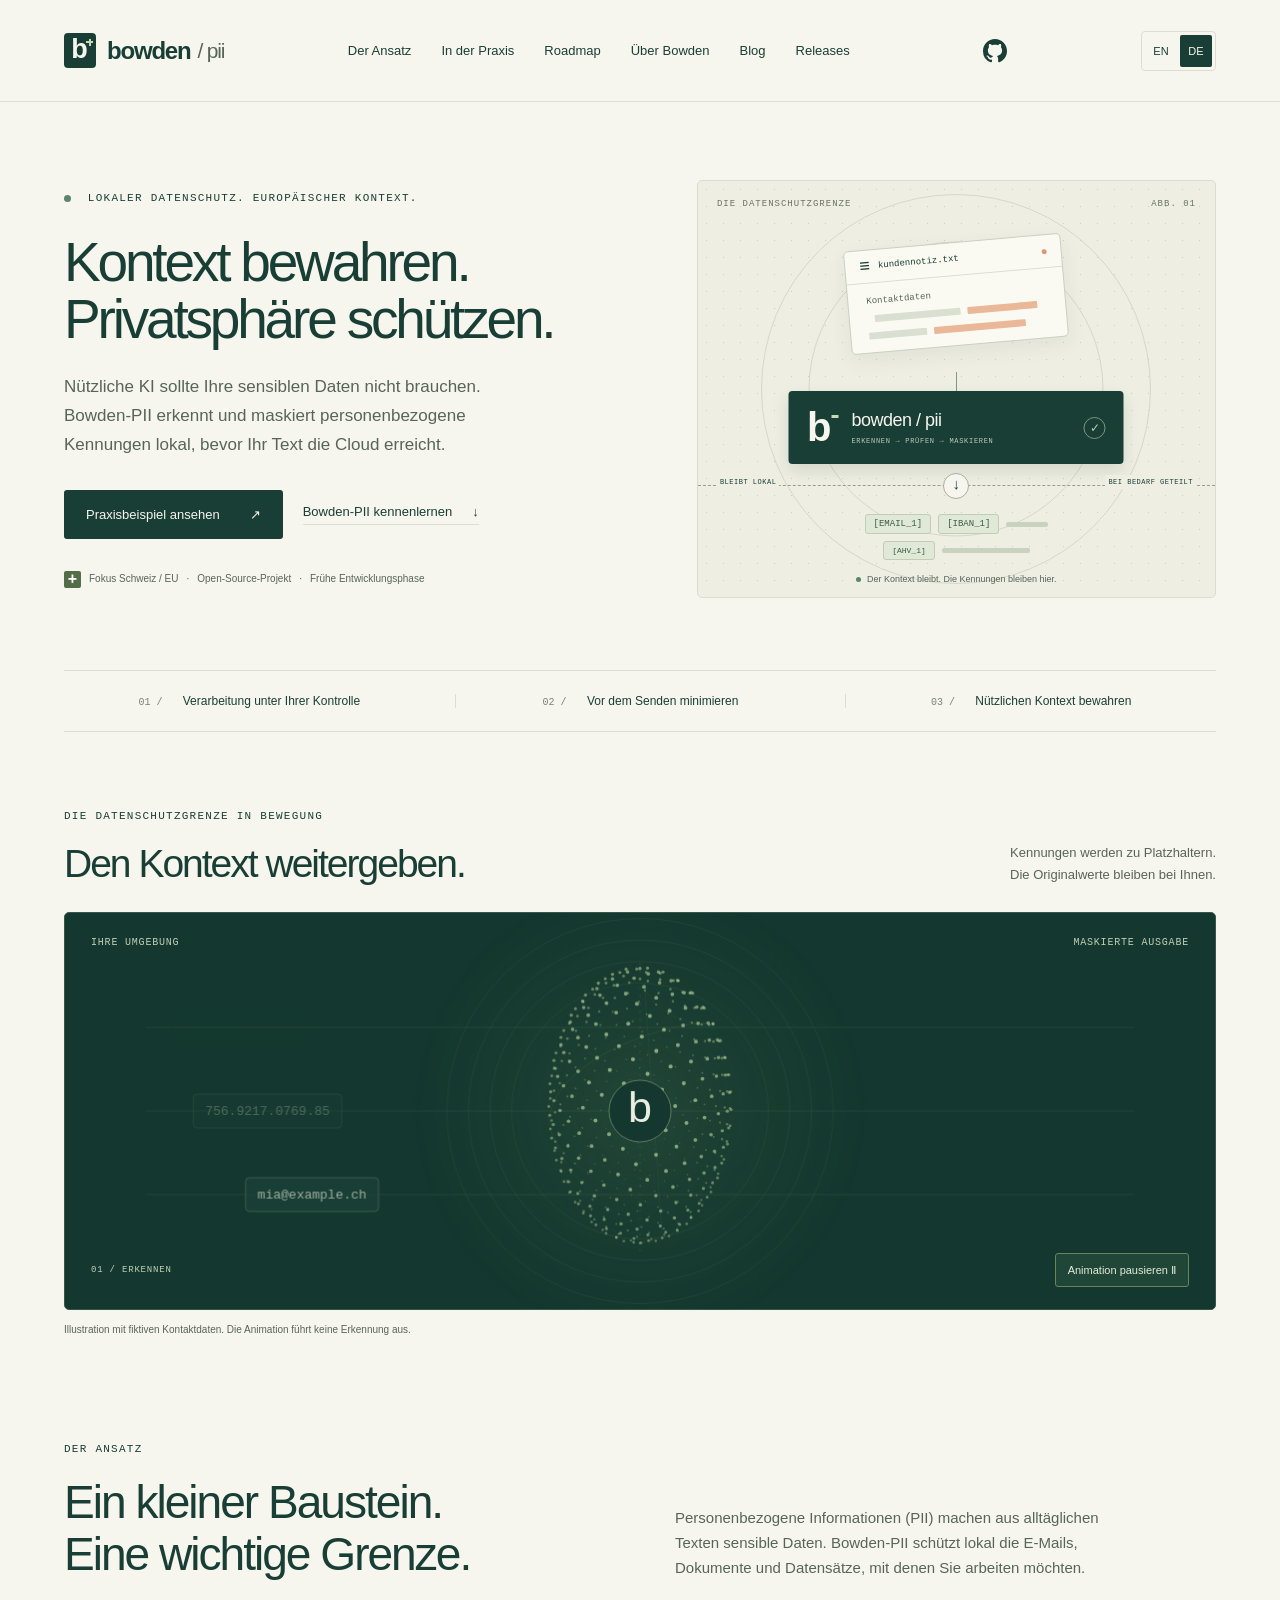
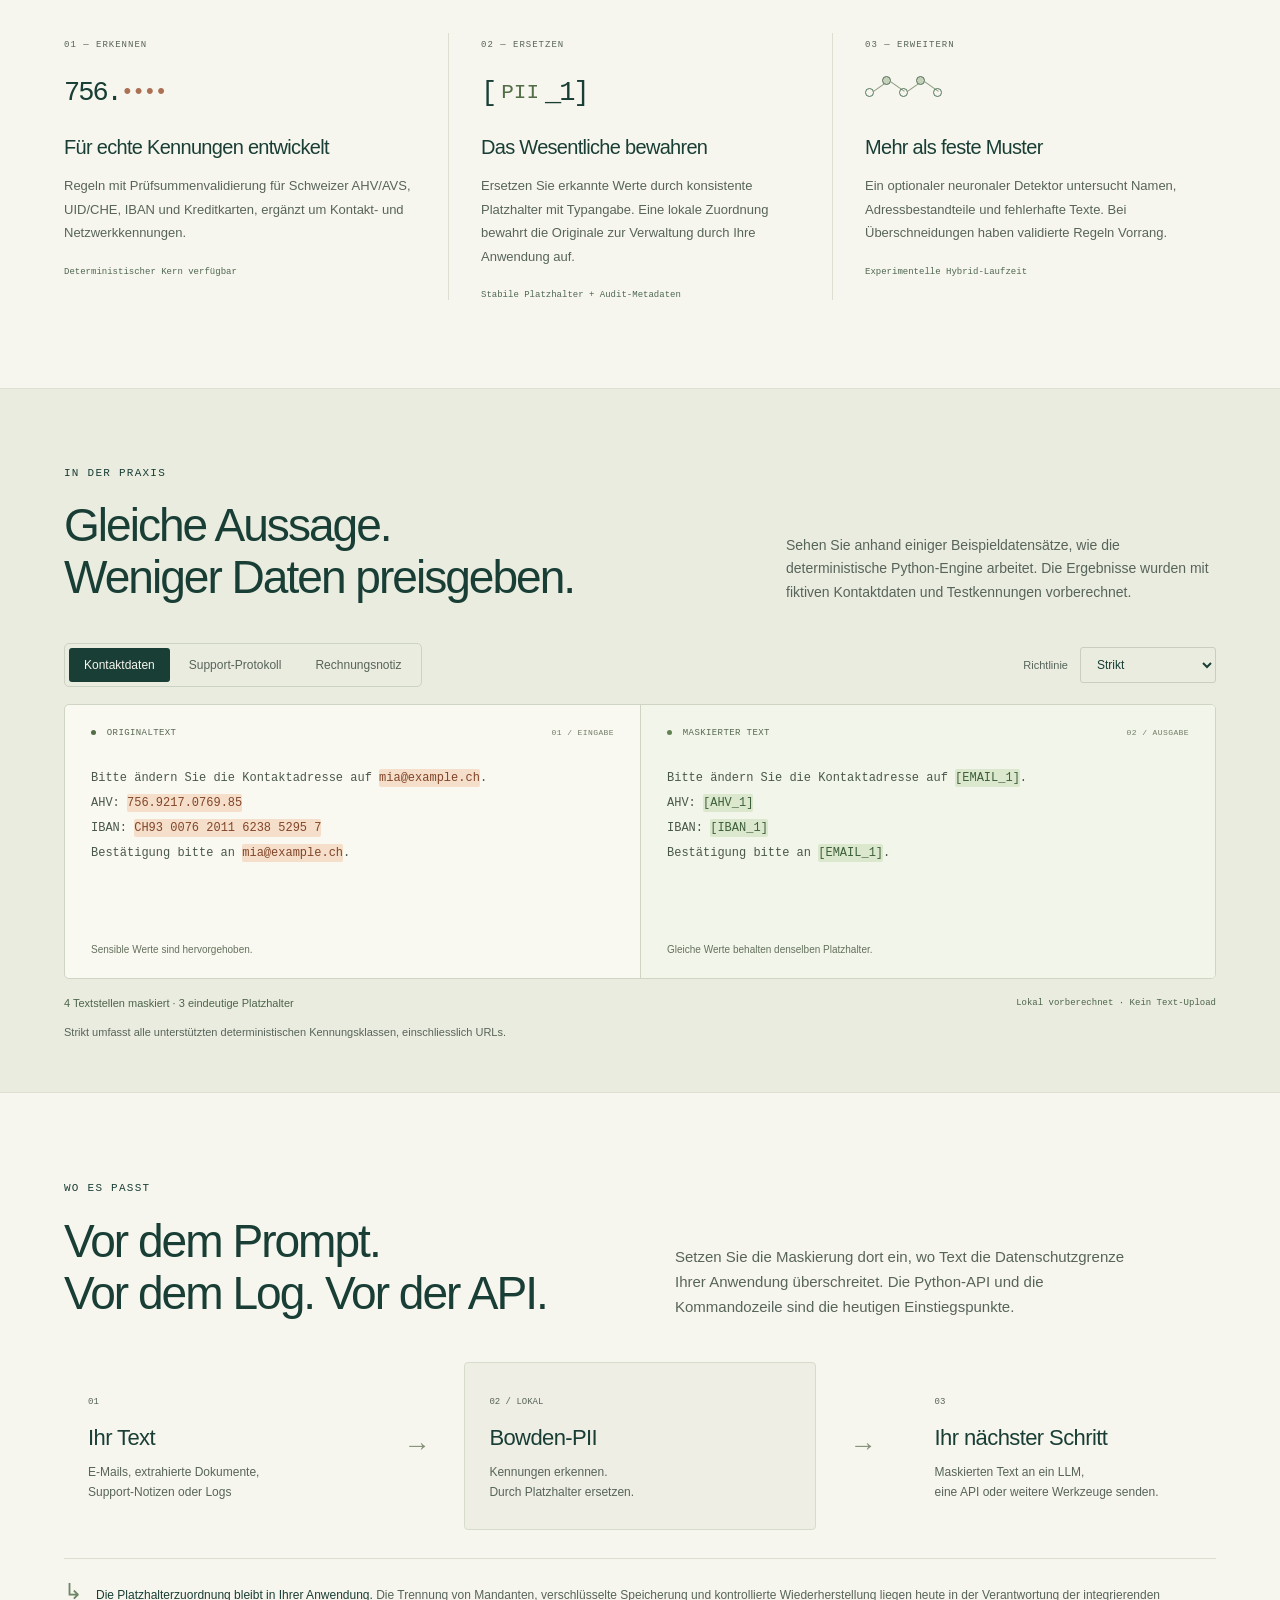
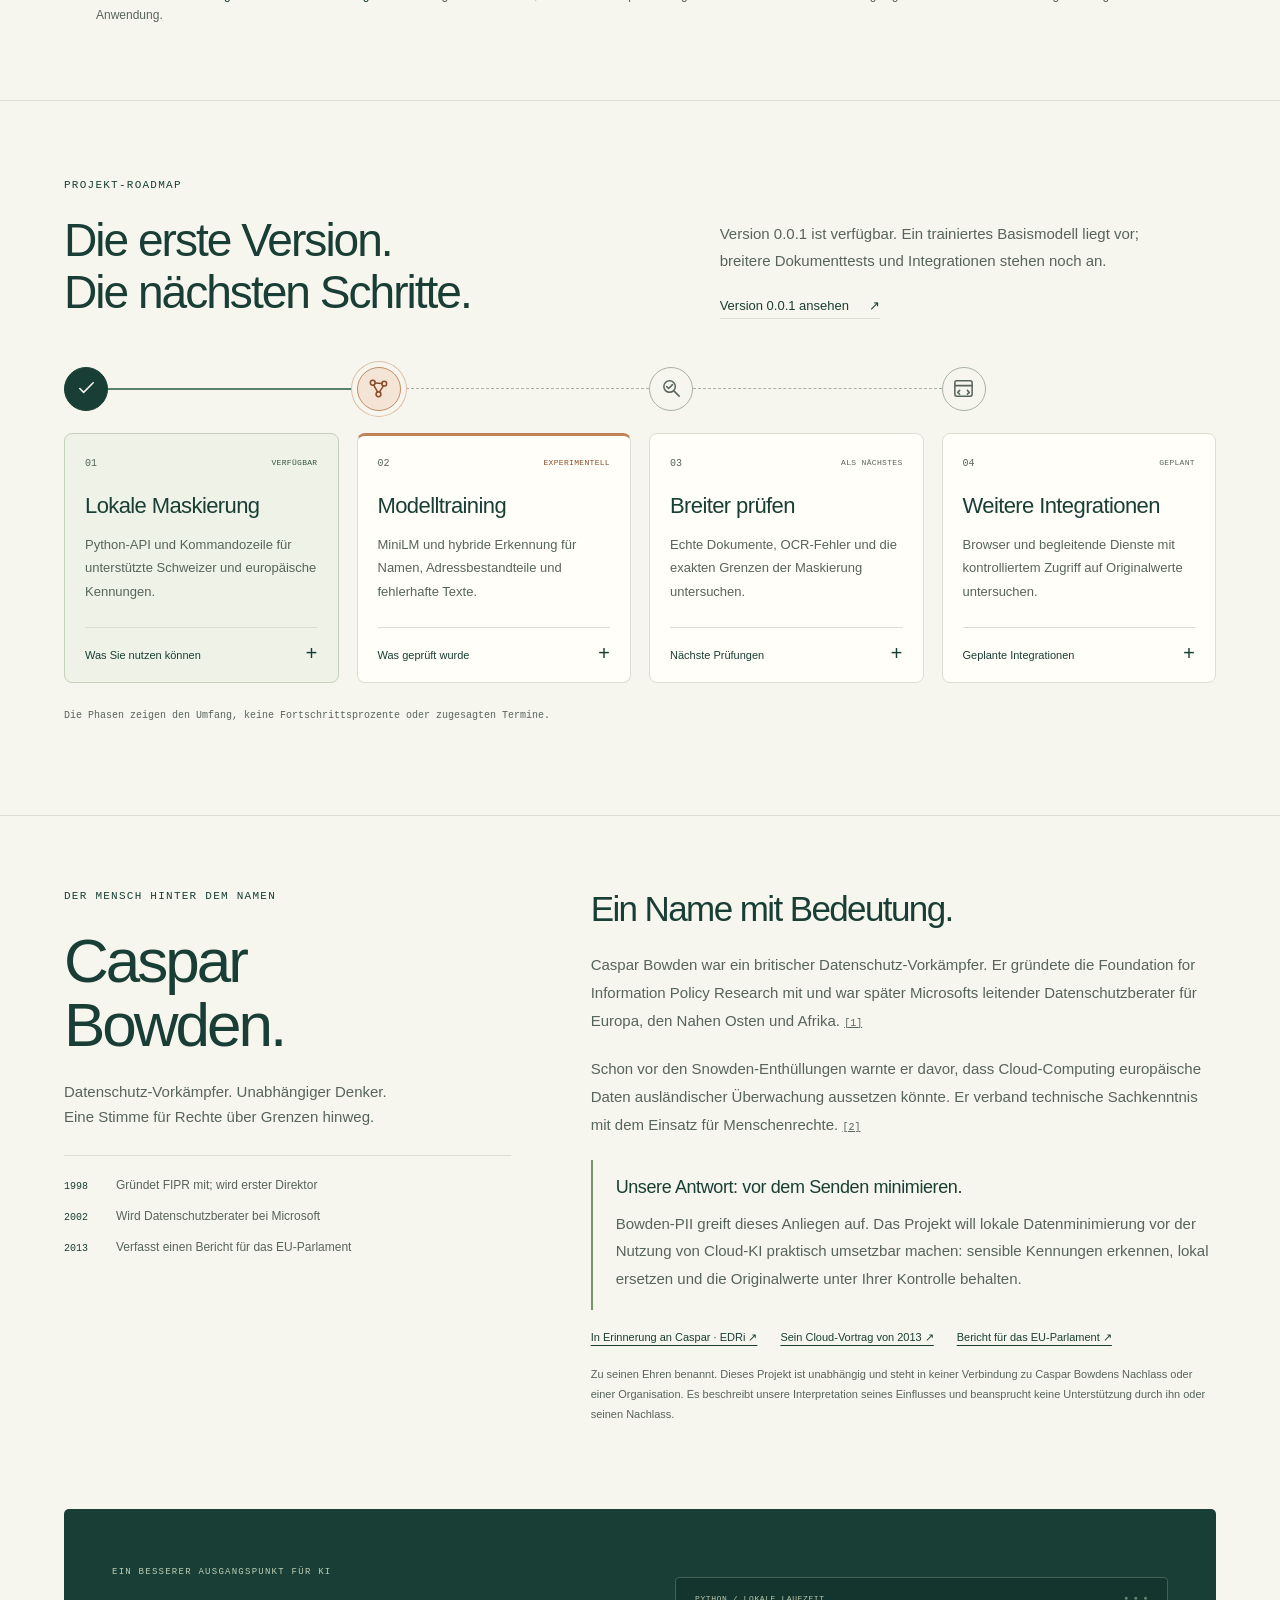
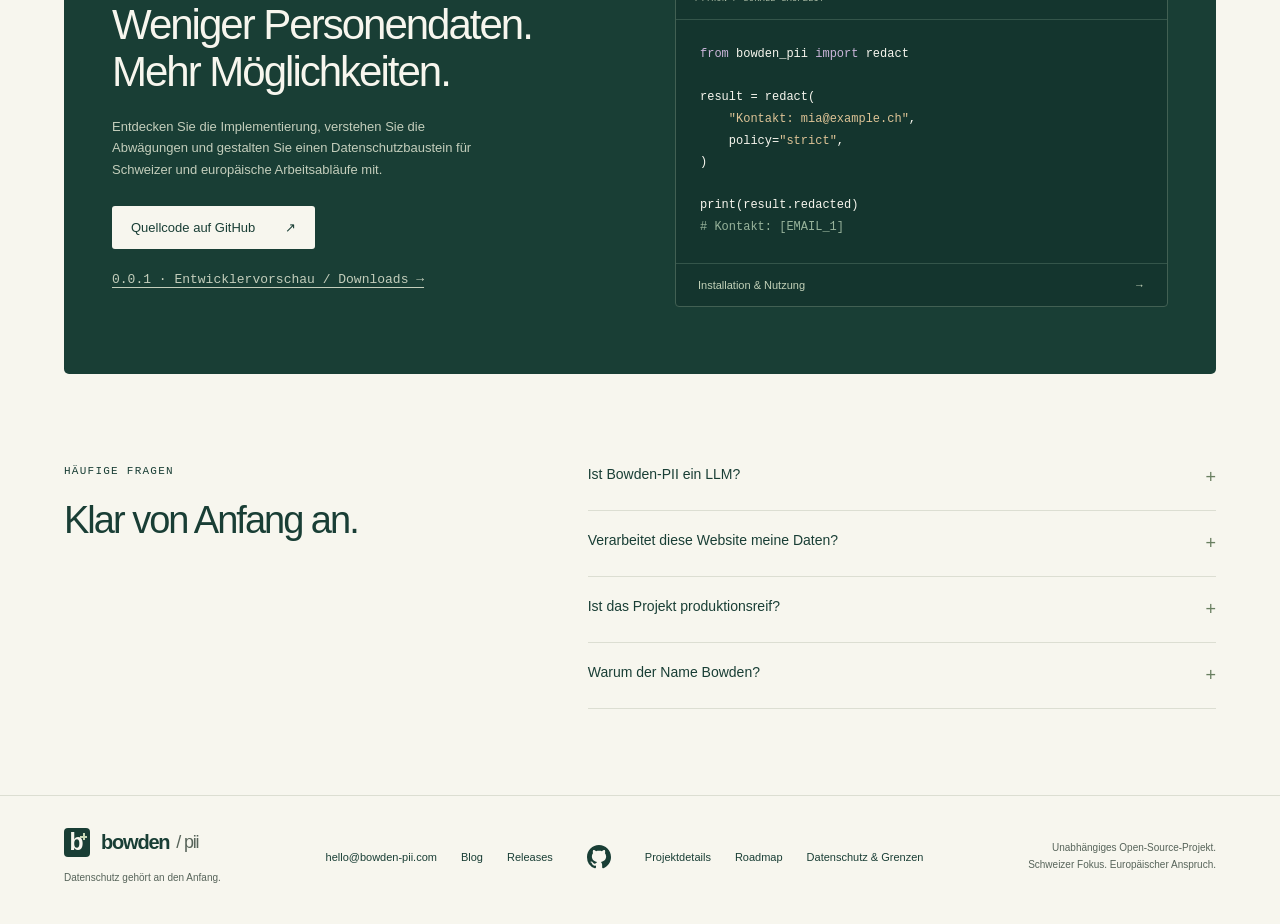
<file: website/de/index.html>
<!doctype html>
<html lang="de">
  <head>
    <meta charset="utf-8" />
    <meta name="viewport" content="width=device-width, initial-scale=1" />
    <meta name="theme-color" content="#183f36" />
    <meta
      name="description"
      content="Bowden-PII ist ein lokaler Open-Source-Datenschutzbaustein für Schweizer und europäische Daten. Sensible Kennungen erkennen und maskieren, bevor Text einen KI-Dienst erreicht."
    />
    <meta
      property="og:title"
      content="Bowden-PII — Kontext bewahren. Privatsphäre schützen."
    />
    <meta
      property="og:description"
      content="Ein lokaler Datenschutzbaustein für Schweizer und europäische Daten. Entdecken Sie das Projekt, den funktionsfähigen Maskierungskern und die nächsten Schritte."
    />
    <meta property="og:type" content="website" />
    <meta property="og:url" content="https://bowden-pii.com/de/" />
    <meta property="og:locale" content="de_CH" />
    <title>Bowden-PII — Kontext bewahren. Privatsphäre schützen.</title>
    <link rel="icon" href="../favicon.svg" type="image/svg+xml" />
    <link rel="stylesheet" href="../styles.css" />
    <script src="./examples.js" defer></script>
    <script src="../site.js" defer></script>
    <script src="../motion.js" defer></script>
    <link rel="alternate" hreflang="en" href="../index.html" />
    <link rel="alternate" hreflang="de" href="./index.html" />
    <link rel="alternate" hreflang="x-default" href="../index.html" />
    <link rel="canonical" href="https://bowden-pii.com/de/" />
    <script
      defer
      src="https://wave.21nauts.com/script.js"
      data-website-id="644a56e2-530f-4fff-8960-3c9409307aeb"
    ></script>
  </head>
  <body>
    <a class="skip-link" href="#main">Zum Inhalt springen</a>
    <header class="site-header">
      <a class="brand" href="./" aria-label="Bowden-PII Startseite"
        ><span class="brand-mark" aria-hidden="true">b<span></span></span
        >bowden<span class="brand-suffix">/ pii</span></a
      >
      <nav aria-label="Hauptnavigation">
        <a href="#approach">Der Ansatz</a>
        <a href="#in-practice">In der Praxis</a>
        <a href="#roadmap">Roadmap</a>
        <a href="#about">Über Bowden</a>
        <a href="./blog/">Blog</a><a href="./releases/">Releases</a>
      </nav>
      <a
        class="header-cta github-link"
        href="https://github.com/48Nauts-Operator/bowden-pii"
        aria-label="Bowden-PII auf GitHub"
        title="Bowden-PII auf GitHub"
        ><svg
          xmlns="http://www.w3.org/2000/svg"
          class="github-logo"
          width="24"
          height="24"
          aria-hidden="true"
          focusable="false"
          viewBox="0 0 16 16"
        >
          <path
            d="M6.766 11.328c-2.063-.25-3.516-1.734-3.516-3.656 0-.781.281-1.625.75-2.188-.203-.515-.172-1.609.063-2.062.625-.078 1.468.25 1.968.703.594-.187 1.219-.281 1.985-.281.765 0 1.39.094 1.953.265.484-.437 1.344-.765 1.969-.687.218.422.25 1.515.046 2.047.5.593.766 1.39.766 2.203 0 1.922-1.453 3.375-3.547 3.64.531.344.89 1.094.89 1.954v1.625c0 .468.391.734.86.547C13.781 14.359 16 11.53 16 8.03 16 3.61 12.406 0 7.984 0 3.563 0 0 3.61 0 8.031a7.88 7.88 0 0 0 5.172 7.422c.422.156.828-.125.828-.547v-1.25c-.219.094-.5.156-.75.156-1.031 0-1.64-.562-2.078-1.609-.172-.422-.36-.672-.719-.719-.187-.015-.25-.093-.25-.187 0-.188.313-.328.625-.328.453 0 .844.281 1.25.86.313.452.64.655 1.031.655s.641-.14 1-.5c.266-.265.47-.5.657-.656"
          /></svg
      ></a>
      <div class="language-switch" role="group" aria-label="Sprache">
        <a href="../index.html" lang="en" hreflang="en" aria-label="English"
          >EN</a
        ><a
          href="./index.html"
          lang="de"
          hreflang="de"
          aria-label="Deutsch"
          aria-current="page"
          >DE</a
        >
      </div>
    </header>
    <nav class="mobile-site-nav" aria-label="Weitere Navigation">
      <a href="./project.html">Projekt</a><a href="./blog/">Blog</a
      ><a href="./releases/">Releases</a
      ><a
        href="https://github.com/48Nauts-Operator/bowden-pii"
        class="github-link"
        aria-label="Bowden-PII auf GitHub"
        title="Bowden-PII auf GitHub"
        ><svg
          xmlns="http://www.w3.org/2000/svg"
          class="github-logo"
          width="24"
          height="24"
          aria-hidden="true"
          focusable="false"
          viewBox="0 0 16 16"
        >
          <path
            d="M6.766 11.328c-2.063-.25-3.516-1.734-3.516-3.656 0-.781.281-1.625.75-2.188-.203-.515-.172-1.609.063-2.062.625-.078 1.468.25 1.968.703.594-.187 1.219-.281 1.985-.281.765 0 1.39.094 1.953.265.484-.437 1.344-.765 1.969-.687.218.422.25 1.515.046 2.047.5.593.766 1.39.766 2.203 0 1.922-1.453 3.375-3.547 3.64.531.344.89 1.094.89 1.954v1.625c0 .468.391.734.86.547C13.781 14.359 16 11.53 16 8.03 16 3.61 12.406 0 7.984 0 3.563 0 0 3.61 0 8.031a7.88 7.88 0 0 0 5.172 7.422c.422.156.828-.125.828-.547v-1.25c-.219.094-.5.156-.75.156-1.031 0-1.64-.562-2.078-1.609-.172-.422-.36-.672-.719-.719-.187-.015-.25-.093-.25-.187 0-.188.313-.328.625-.328.453 0 .844.281 1.25.86.313.452.64.655 1.031.655s.641-.14 1-.5c.266-.265.47-.5.657-.656"
          /></svg
      ></a>
    </nav>

    <main id="main">
      <section class="hero section-wrap" aria-labelledby="hero-title">
        <div class="hero-copy">
          <p class="eyebrow">
            <span class="status-dot"></span> LOKALER DATENSCHUTZ. EUROPÄISCHER
            KONTEXT.
          </p>
          <h1 id="hero-title">
            Kontext bewahren.<br />Privatsphäre <em>schützen.</em>
          </h1>
          <p class="hero-description">
            Nützliche KI sollte Ihre sensiblen Daten nicht brauchen. Bowden-PII
            erkennt und maskiert personenbezogene Kennungen lokal, bevor Ihr
            Text die Cloud erreicht.
          </p>
          <div class="hero-actions">
            <a class="button button-primary" href="#in-practice"
              >Praxisbeispiel ansehen <span aria-hidden="true">↗</span></a
            >
            <a class="text-link" href="#approach"
              >Bowden-PII kennenlernen <span aria-hidden="true">↓</span></a
            >
          </div>
          <p class="hero-note">
            <span class="small-cross" aria-hidden="true">+</span> Fokus Schweiz
            / EU <span>·</span> Open-Source-Projekt <span>·</span> Frühe
            Entwicklungsphase
          </p>
        </div>

        <div
          class="privacy-diagram"
          role="img"
          aria-label="Ein lokales Dokument wird von Bowden-PII verarbeitet. Sensible Werte bleiben lokal, während maskierter Text an einen KI-Dienst gesendet werden kann."
        >
          <div class="diagram-topline">
            <span>DIE DATENSCHUTZGRENZE</span><span>ABB. 01</span>
          </div>
          <div class="diagram-orbit orbit-one"></div>
          <div class="diagram-orbit orbit-two"></div>
          <div class="diagram-document">
            <div class="document-heading">
              <span class="document-icon" aria-hidden="true">≡</span>
              kundennotiz.txt <span class="document-dot"></span>
            </div>
            <div class="document-body">
              <span>Kontaktdaten</span><br /><span class="document-line"></span
              ><span class="sensitive-line"></span
              ><span class="document-line short"></span
              ><span class="sensitive-line medium"></span>
            </div>
          </div>
          <div class="connector connector-top"></div>
          <div class="diagram-engine">
            <span class="engine-symbol" aria-hidden="true">b<span></span></span>
            <div>
              <strong>bowden / pii</strong
              ><span>ERKENNEN → PRÜFEN → MASKIEREN</span>
            </div>
            <span class="engine-check" aria-hidden="true">✓</span>
          </div>
          <div class="diagram-boundary">
            <span>BLEIBT LOKAL</span
            ><span class="boundary-lock" aria-hidden="true">↓</span
            ><span>BEI BEDARF GETEILT</span>
          </div>
          <div class="diagram-output">
            <span class="output-tag">[EMAIL_1]</span
            ><span class="output-tag">[IBAN_1]</span
            ><span class="output-line"></span
            ><span class="output-tag small">[AHV_1]</span
            ><span class="output-line short"></span>
          </div>
          <div class="diagram-caption">
            <span class="status-dot"></span> Der Kontext bleibt. Die Kennungen
            bleiben hier.
          </div>
        </div>
      </section>

      <div class="principles-strip">
        <div><span>01 /</span> Verarbeitung unter Ihrer Kontrolle</div>
        <div><span>02 /</span> Vor dem Senden minimieren</div>
        <div><span>03 /</span> Nützlichen Kontext bewahren</div>
      </div>

      <section
        class="motion-section section-wrap"
        aria-labelledby="motion-title"
      >
        <div class="motion-heading">
          <div>
            <p class="eyebrow">DIE DATENSCHUTZGRENZE IN BEWEGUNG</p>
            <h2 id="motion-title">Den Kontext weitergeben.</h2>
          </div>
          <p>
            Kennungen werden zu Platzhaltern.<br />Die Originalwerte bleiben bei
            Ihnen.
          </p>
        </div>
        <div class="motion-stage" id="motion-stage">
          <canvas id="privacy-canvas" aria-hidden="true"></canvas>
          <div class="motion-topline">
            <span>IHRE UMGEBUNG</span><span>MASKIERTE AUSGABE</span>
          </div>
          <div class="motion-bottomline">
            <span id="motion-phase">01 / ERKENNEN</span
            ><button
              type="button"
              id="motion-toggle"
              aria-label="Animation pausieren"
            >
              Animation pausieren <span aria-hidden="true">Ⅱ</span>
            </button>
          </div>
          <div class="motion-fallback">
            <span><!--email_off-->mia@example.ch<!--/email_off--></span
            ><span>→ bowden / pii →</span><span>[EMAIL_1]</span>
          </div>
        </div>
        <p class="motion-note">
          Illustration mit fiktiven Kontaktdaten. Die Animation führt keine
          Erkennung aus.
        </p>
      </section>

      <section
        id="approach"
        class="section-wrap approach"
        aria-labelledby="approach-title"
      >
        <div class="section-heading">
          <p class="eyebrow">DER ANSATZ</p>
          <h2 id="approach-title">
            Ein kleiner Baustein.<br />Eine wichtige Grenze.
          </h2>
          <p>
            Personenbezogene Informationen (PII) machen aus alltäglichen Texten
            sensible Daten. Bowden-PII schützt lokal die E-Mails, Dokumente und
            Datensätze, mit denen Sie arbeiten möchten.
          </p>
        </div>
        <div class="feature-grid">
          <article class="feature">
            <span class="feature-number">01 — ERKENNEN</span>
            <div class="feature-icon identifier-icon" aria-hidden="true">
              756.<span>••••</span>
            </div>
            <h3>Für echte Kennungen entwickelt</h3>
            <p>
              Regeln mit Prüfsummenvalidierung für Schweizer AHV/AVS, UID/CHE,
              IBAN und Kreditkarten, ergänzt um Kontakt- und Netzwerkkennungen.
            </p>
            <span class="feature-label">Deterministischer Kern verfügbar</span>
          </article>
          <article class="feature">
            <span class="feature-number">02 — ERSETZEN</span>
            <div class="feature-icon placeholder-icon" aria-hidden="true">
              [<span>PII</span>_1]
            </div>
            <h3>Das Wesentliche bewahren</h3>
            <p>
              Ersetzen Sie erkannte Werte durch konsistente Platzhalter mit
              Typangabe. Eine lokale Zuordnung bewahrt die Originale zur
              Verwaltung durch Ihre Anwendung auf.
            </p>
            <span class="feature-label"
              >Stabile Platzhalter + Audit-Metadaten</span
            >
          </article>
          <article class="feature">
            <span class="feature-number">03 — ERWEITERN</span>
            <div class="feature-icon neural-icon" aria-hidden="true">
              <i></i><i></i><i></i><i></i><i></i>
            </div>
            <h3>Mehr als feste Muster</h3>
            <p>
              Ein optionaler neuronaler Detektor untersucht Namen,
              Adressbestandteile und fehlerhafte Texte. Bei Überschneidungen
              haben validierte Regeln Vorrang.
            </p>
            <span class="feature-label">Experimentelle Hybrid-Laufzeit</span>
          </article>
        </div>
      </section>

      <section
        id="in-practice"
        class="practice-section"
        aria-labelledby="practice-title"
      >
        <div class="section-wrap">
          <div class="practice-heading">
            <div>
              <p class="eyebrow">IN DER PRAXIS</p>
              <h2 id="practice-title">
                Gleiche Aussage.<br />Weniger Daten preisgeben.
              </h2>
            </div>
            <p>
              Sehen Sie anhand einiger Beispieldatensätze, wie die
              deterministische Python-Engine arbeitet. Die Ergebnisse wurden mit
              fiktiven Kontaktdaten und Testkennungen vorberechnet.
            </p>
          </div>
          <div class="example-toolbar">
            <div
              class="sample-controls"
              role="group"
              aria-label="Beispiel auswählen"
            >
              <button
                type="button"
                class="sample-button active"
                data-example="account"
                aria-pressed="true"
              >
                Kontaktdaten</button
              ><button
                type="button"
                class="sample-button"
                data-example="support"
                aria-pressed="false"
              >
                Support-Protokoll</button
              ><button
                type="button"
                class="sample-button"
                data-example="invoice"
                aria-pressed="false"
              >
                Rechnungsnotiz
              </button>
            </div>
            <label class="policy-control"
              >Richtlinie
              <select id="policy">
                <option value="strict">Strikt</option>
                <option value="balanced">Ausgewogen</option>
                <option value="permissive">Zurückhaltend</option>
              </select></label
            >
          </div>
          <div class="example-panels">
            <div class="example-panel">
              <div class="panel-label">
                <span
                  ><span class="tiny-dot original-dot"></span>
                  ORIGINALTEXT</span
                ><span>01 / EINGABE</span>
              </div>
              <pre id="original-text">
Bitte ändern Sie die Kontaktadresse auf <!--email_off-->mia@example.ch<!--/email_off-->.
AHV: 756.9217.0769.85
IBAN: CH93 0076 2011 6238 5295 7
Bestätigung bitte an <!--email_off-->mia@example.ch<!--/email_off-->.</pre>
              <div class="panel-footnote">
                Sensible Werte sind hervorgehoben.
              </div>
            </div>
            <div class="example-panel redacted-panel">
              <div class="panel-label">
                <span
                  ><span class="tiny-dot redacted-dot"></span> MASKIERTER
                  TEXT</span
                ><span>02 / AUSGABE</span>
              </div>
              <pre id="redacted-text">
Bitte ändern Sie die Kontaktadresse auf [EMAIL_1].
AHV: [AHV_1]
IBAN: [IBAN_1]
Bestätigung bitte an [EMAIL_1].</pre
              >
              <div class="panel-footnote">
                Gleiche Werte behalten denselben Platzhalter.
              </div>
            </div>
          </div>
          <div class="example-summary">
            <p id="example-summary" role="status" aria-live="polite">
              4 Textstellen maskiert · 3 eindeutige Platzhalter
            </p>
            <span>Lokal vorberechnet · Kein Text-Upload</span>
          </div>
          <p id="policy-description" class="policy-description">
            Strikt umfasst alle unterstützten deterministischen Kennungsklassen,
            einschliesslich URLs.
          </p>
          <noscript
            ><p class="noscript-note">
              JavaScript ist deaktiviert. Das Beispiel oben zeigt das Ergebnis
              mit dem Profil «Strikt». Aktivieren Sie JavaScript, um Beispiele
              und Richtlinien zu wechseln.
            </p></noscript
          >
        </div>
      </section>

      <section
        class="section-wrap workflow-section"
        aria-labelledby="workflow-title"
      >
        <div class="section-heading">
          <p class="eyebrow">WO ES PASST</p>
          <h2 id="workflow-title">
            Vor dem Prompt.<br />Vor dem Log. Vor der API.
          </h2>
          <p>
            Setzen Sie die Maskierung dort ein, wo Text die Datenschutzgrenze
            Ihrer Anwendung überschreitet. Die Python-API und die Kommandozeile
            sind die heutigen Einstiegspunkte.
          </p>
        </div>
        <div class="flow" aria-label="Ablauf">
          <div>
            <span>01</span><strong>Ihr Text</strong>
            <p>
              E-Mails, extrahierte Dokumente,<br />Support-Notizen oder Logs
            </p>
          </div>
          <span class="flow-arrow" aria-hidden="true">→</span>
          <div class="flow-bowden">
            <span>02 / LOKAL</span><strong>Bowden-PII</strong>
            <p>Kennungen erkennen.<br />Durch Platzhalter ersetzen.</p>
          </div>
          <span class="flow-arrow" aria-hidden="true">→</span>
          <div>
            <span>03</span><strong>Ihr nächster Schritt</strong>
            <p>
              Maskierten Text an ein LLM,<br />eine API oder weitere Werkzeuge
              senden.
            </p>
          </div>
        </div>
        <div class="boundary-note">
          <span aria-hidden="true">↳</span>
          <p>
            <strong>Die Platzhalterzuordnung bleibt in Ihrer Anwendung.</strong>
            Die Trennung von Mandanten, verschlüsselte Speicherung und
            kontrollierte Wiederherstellung liegen heute in der Verantwortung
            der integrierenden Anwendung.
          </p>
        </div>
      </section>

      <section
        id="roadmap"
        class="roadmap-section section-wrap"
        aria-labelledby="roadmap-title"
      >
        <div class="roadmap-heading">
          <div>
            <p class="eyebrow">PROJEKT-ROADMAP</p>
            <h2 id="roadmap-title">
              Die erste Version.<br />Die nächsten Schritte.
            </h2>
          </div>
          <div class="roadmap-overview">
            <p>
              Version 0.0.1 ist verfügbar. Ein trainiertes Basismodell liegt
              vor; breitere Dokumenttests und Integrationen stehen noch an.
            </p>
            <a class="text-link" href="./releases/"
              >Version 0.0.1 ansehen <span aria-hidden="true">↗</span></a
            >
          </div>
        </div>
        <ol class="roadmap-track" role="list" aria-label="Phasen im Detail">
          <li class="roadmap-stage roadmap-available">
            <div class="roadmap-node" aria-hidden="true">
              <svg
                viewBox="0 0 24 24"
                fill="none"
                stroke="currentColor"
                stroke-width="1.6"
                stroke-linecap="round"
                stroke-linejoin="round"
                aria-hidden="true"
              >
                <path d="m5 12 4 4L19 6" />
              </svg>
            </div>
            <article class="roadmap-card">
              <div class="roadmap-card-meta">
                <span class="roadmap-step">01</span
                ><span class="roadmap-status">VERFÜGBAR</span>
              </div>
              <h3>Lokale Maskierung</h3>
              <p>
                Python-API und Kommandozeile für unterstützte Schweizer und
                europäische Kennungen.
              </p>
              <details class="roadmap-detail">
                <summary>
                  Was Sie nutzen können<span
                    class="roadmap-plus"
                    aria-hidden="true"
                    >+</span
                  >
                </summary>
                <ul>
                  <li>Regeln mit Prüfsummenprüfung und drei Richtlinien.</li>
                  <li>Konsistente Platzhalter und eine lokale Zuordnung.</li>
                  <li>36 gezielte Tests in der öffentlichen Vorschau.</li>
                </ul>
                <a href="./releases/"
                  >Version 0.0.1 herunterladen
                  <span aria-hidden="true">↗</span></a
                >
              </details>
            </article>
          </li>
          <li class="roadmap-stage roadmap-experimental">
            <div class="roadmap-node" aria-hidden="true">
              <svg
                viewBox="0 0 24 24"
                fill="none"
                stroke="currentColor"
                stroke-width="1.6"
                stroke-linecap="round"
                stroke-linejoin="round"
                aria-hidden="true"
              >
                <circle cx="6" cy="6" r="2.5" />
                <circle cx="18" cy="7" r="2.5" />
                <circle cx="12" cy="18" r="2.5" />
                <path d="m8.5 6.2 7 .6M7 8.5l4 7M17 9.5l-4 6" />
              </svg>
            </div>
            <article class="roadmap-card">
              <div class="roadmap-card-meta">
                <span class="roadmap-step">02</span
                ><span class="roadmap-status">EXPERIMENTELL</span>
              </div>
              <h3>Modelltraining</h3>
              <p>
                MiniLM und hybride Erkennung für Namen, Adressbestandteile und
                fehlerhafte Texte.
              </p>
              <details class="roadmap-detail">
                <summary>
                  Was geprüft wurde<span class="roadmap-plus" aria-hidden="true"
                    >+</span
                  >
                </summary>
                <ul>
                  <li>
                    Basismodell mit 12 000 synthetischen Zeilen trainiert.
                  </li>
                  <li>Separate Testdaten und ein Stresstest mit 120 Zeilen.</li>
                  <li>Modellgewichte sind nicht im Download enthalten.</li>
                </ul>
                <a href="./blog/why-bowden-pii.html"
                  >Über das Training lesen <span aria-hidden="true">↗</span></a
                >
              </details>
            </article>
          </li>
          <li class="roadmap-stage roadmap-next">
            <div class="roadmap-node" aria-hidden="true">
              <svg
                viewBox="0 0 24 24"
                fill="none"
                stroke="currentColor"
                stroke-width="1.6"
                stroke-linecap="round"
                stroke-linejoin="round"
                aria-hidden="true"
              >
                <circle cx="10" cy="10" r="6" />
                <path d="m15 15 5 5m-13-10 2 2 4-4" />
              </svg>
            </div>
            <article class="roadmap-card">
              <div class="roadmap-card-meta">
                <span class="roadmap-step">03</span
                ><span class="roadmap-status">ALS NÄCHSTES</span>
              </div>
              <h3>Breiter prüfen</h3>
              <p>
                Echte Dokumente, OCR-Fehler und die exakten Grenzen der
                Maskierung untersuchen.
              </p>
              <details class="roadmap-detail">
                <summary>
                  Nächste Prüfungen<span class="roadmap-plus" aria-hidden="true"
                    >+</span
                  >
                </summary>
                <ul>
                  <li>Unabhängig annotierte Dokumentbeispiele.</li>
                  <li>Fehlalarme, übersehene Werte und Textgrenzen.</li>
                  <li>Lange Texte und weitere Telefonnummernformate.</li>
                </ul>
                <a href="./project.html#research"
                  >Geplante Evaluation <span aria-hidden="true">↗</span></a
                >
              </details>
            </article>
          </li>
          <li class="roadmap-stage roadmap-planned">
            <div class="roadmap-node" aria-hidden="true">
              <svg
                viewBox="0 0 24 24"
                fill="none"
                stroke="currentColor"
                stroke-width="1.6"
                stroke-linecap="round"
                stroke-linejoin="round"
                aria-hidden="true"
              >
                <rect x="3" y="4" width="18" height="16" rx="2" />
                <path d="M3 9h18m-13 5-2 2 2 2m8-4 2 2-2 2" />
              </svg>
            </div>
            <article class="roadmap-card">
              <div class="roadmap-card-meta">
                <span class="roadmap-step">04</span
                ><span class="roadmap-status">GEPLANT</span>
              </div>
              <h3>Weitere Integrationen</h3>
              <p>
                Browser und begleitende Dienste mit kontrolliertem Zugriff auf
                Originalwerte untersuchen.
              </p>
              <details class="roadmap-detail">
                <summary>
                  Geplante Integrationen<span
                    class="roadmap-plus"
                    aria-hidden="true"
                    >+</span
                  >
                </summary>
                <ul>
                  <li>Lokale Browser-Ausführung und Dienstanbindung.</li>
                  <li>Platzhalterzuordnungen über mehrere Dokumente.</li>
                  <li>Kontrollierte Wiederherstellung in der Anwendung.</li>
                </ul>
                <a href="./project.html#research"
                  >Langfristige Pläne <span aria-hidden="true">↗</span></a
                >
              </details>
            </article>
          </li>
        </ol>
        <p class="roadmap-caption">
          Die Phasen zeigen den Umfang, keine Fortschrittsprozente oder
          zugesagten Termine.
        </p>
      </section>

      <section
        id="about"
        class="section-wrap about-section"
        aria-labelledby="about-title"
      >
        <div class="about-person">
          <p class="eyebrow">DER MENSCH HINTER DEM NAMEN</p>
          <h2 id="about-title">Caspar<br />Bowden.</h2>
          <p>
            Datenschutz-Vorkämpfer. Unabhängiger Denker.<br />Eine Stimme für
            Rechte über Grenzen hinweg.
          </p>
          <dl class="about-timeline">
            <div>
              <dt>1998</dt>
              <dd>Gründet FIPR mit; wird erster Direktor</dd>
            </div>
            <div>
              <dt>2002</dt>
              <dd>Wird Datenschutzberater bei Microsoft</dd>
            </div>
            <div>
              <dt>2013</dt>
              <dd>Verfasst einen Bericht für das EU-Parlament</dd>
            </div>
          </dl>
        </div>
        <div class="about-story">
          <h3>Ein Name mit Bedeutung.</h3>
          <p>
            Caspar Bowden war ein britischer Datenschutz-Vorkämpfer. Er gründete
            die Foundation for Information Policy Research mit und war später
            Microsofts leitender Datenschutzberater für Europa, den Nahen Osten
            und Afrika.
            <a
              class="source-ref"
              href="https://edri.org/our-work/remembering-caspar-bowden/"
              aria-label="Quelle: EDRis Nachruf auf Caspar Bowden"
              >[1]</a
            >
          </p>
          <p>
            Schon vor den Snowden-Enthüllungen warnte er davor, dass
            Cloud-Computing europäische Daten ausländischer Überwachung
            aussetzen könnte. Er verband technische Sachkenntnis mit dem Einsatz
            für Menschenrechte.
            <a
              class="source-ref"
              href="https://www.openrightsgroup.org/app/uploads/2020/03/How_to_wiretap_the_Cloud-25.1.2013.pdf"
              aria-label="Quelle: Caspar Bowdens Cloud-Vortrag vom Januar 2013, PDF"
              >[2]</a
            >
          </p>
          <div class="about-inspiration">
            <h4>Unsere Antwort: vor dem Senden minimieren.</h4>
            <p>
              Bowden-PII greift dieses Anliegen auf. Das Projekt will lokale
              Datenminimierung vor der Nutzung von Cloud-KI praktisch umsetzbar
              machen: sensible Kennungen erkennen, lokal ersetzen und die
              Originalwerte unter Ihrer Kontrolle behalten.
            </p>
          </div>
          <div class="about-sources">
            <a href="https://edri.org/our-work/remembering-caspar-bowden/"
              >In Erinnerung an Caspar · EDRi ↗</a
            ><a
              href="https://www.openrightsgroup.org/app/uploads/2020/03/How_to_wiretap_the_Cloud-25.1.2013.pdf"
              >Sein Cloud-Vortrag von 2013 ↗</a
            ><a
              href="https://www.europarl.europa.eu/RegData/etudes/note/join/2013/474405/IPOL-LIBE_NT%282013%29474405_EN.pdf"
              >Bericht für das EU-Parlament ↗</a
            >
          </div>
          <p class="about-disclaimer">
            Zu seinen Ehren benannt. Dieses Projekt ist unabhängig und steht in
            keiner Verbindung zu Caspar Bowdens Nachlass oder einer
            Organisation. Es beschreibt unsere Interpretation seines Einflusses
            und beansprucht keine Unterstützung durch ihn oder seinen Nachlass.
          </p>
        </div>
      </section>

      <section
        id="get-started"
        class="get-started section-wrap"
        aria-labelledby="start-title"
      >
        <div>
          <p class="eyebrow">EIN BESSERER AUSGANGSPUNKT FÜR KI</p>
          <h2 id="start-title">
            Weniger Personendaten.<br />Mehr Möglichkeiten.
          </h2>
          <p>
            Entdecken Sie die Implementierung, verstehen Sie die Abwägungen und
            gestalten Sie einen Datenschutzbaustein für Schweizer und
            europäische Arbeitsabläufe mit.
          </p>
          <a
            class="button button-light"
            href="https://github.com/48Nauts-Operator/bowden-pii"
            >Quellcode auf GitHub <span aria-hidden="true">↗</span></a
          >
          <p class="release-hint">
            <a href="./releases/">0.0.1 · Entwicklervorschau / Downloads →</a>
          </p>
        </div>
        <div class="code-preview">
          <div class="code-topline">
            <span>PYTHON / LOKALE LAUFZEIT</span
            ><span aria-hidden="true">● ● ●</span>
          </div>
          <pre><code><span class="code-muted">from</span> bowden_pii <span class="code-muted">import</span> redact

result = redact(
    <span class="code-string">&quot;Kontakt: <!--email_off-->mia@example.ch<!--/email_off-->&quot;</span>,
    policy=<span class="code-string">&quot;strict&quot;</span>,
)

print(result.redacted)
<span class="code-comment"># Kontakt: [EMAIL_1]</span></code></pre>
          <a href="./project.html#getting-started"
            >Installation &amp; Nutzung <span aria-hidden="true">→</span></a
          >
        </div>
      </section>

      <section class="section-wrap faq-section" aria-labelledby="faq-title">
        <div>
          <p class="eyebrow">HÄUFIGE FRAGEN</p>
          <h2 id="faq-title">Klar von Anfang an.</h2>
        </div>
        <div class="faq-items">
          <details>
            <summary>
              Ist Bowden-PII ein LLM?<span aria-hidden="true">+</span>
            </summary>
            <p>
              Bowden-PII ist ein lokaler Baustein zur Erkennung und Maskierung,
              der einem LLM oder einem anderen Dienst vorgeschaltet werden kann.
              Der deterministische Kern arbeitet ohne neuronales Modell. Die
              optionale Hybrid-Laufzeit ergänzt ein kleines Modell zur
              Token-Klassifikation.
            </p>
          </details>
          <details>
            <summary>
              Verarbeitet diese Website meine Daten?<span aria-hidden="true"
                >+</span
              >
            </summary>
            <p>
              Die Beispiele sind fest hinterlegte, vorberechnete Ergebnisse.
              Diese Website enthält kein Text-Upload-Formular. Für die
              Website-Analyse wird ein Skript von wave.21nauts.com geladen. Der
              Hosting-Anbieter erhält ebenfalls die üblichen Webanfragen. Für
              die Verarbeitung eigener Daten benötigen Sie die lokale
              Python-Laufzeit.
            </p>
          </details>
          <details>
            <summary>
              Ist das Projekt produktionsreif?<span aria-hidden="true">+</span>
            </summary>
            <p>
              Bowden-PII befindet sich in einer frühen Entwicklungsphase. Ein
              funktionsfähiger Kern und experimentelle Modellläufe sind
              vorhanden. Synthetische Benchmarks belegen jedoch keine
              Zuverlässigkeit im Alltag. Prüfen Sie eigene Daten, übersehene
              Kennungen und Fehlalarme und ergänzen Sie die erforderlichen
              Datenschutzmassnahmen, bevor Sie sich darauf verlassen.
            </p>
          </details>
          <details>
            <summary>
              Warum der Name Bowden?<span aria-hidden="true">+</span>
            </summary>
            <p>
              Das Projekt ist zu Ehren von Caspar Bowden und seiner Arbeit zu
              Datenschutz und Cloud-Überwachung benannt. Es ist unabhängig und
              steht in keiner Verbindung zu seinem Nachlass oder einer
              Organisation.
            </p>
          </details>
        </div>
      </section>
    </main>
    <footer class="site-footer section-wrap">
      <div>
        <a class="brand" href="./"
          ><span class="brand-mark" aria-hidden="true">b<span></span></span
          >bowden<span class="brand-suffix">/ pii</span></a
        >
        <p>Datenschutz gehört an den Anfang.</p>
      </div>
      <div class="footer-links">
        <!--email_off--><a
          class="contact-link"
          href="mailto:hello@bowden-pii.com"
          >hello@bowden-pii.com</a
        ><!--/email_off-->
        <a href="./blog/">Blog</a><a href="./releases/">Releases</a
        ><a
          href="https://github.com/48Nauts-Operator/bowden-pii"
          class="github-link"
          aria-label="Bowden-PII auf GitHub"
          title="Bowden-PII auf GitHub"
          ><svg
            xmlns="http://www.w3.org/2000/svg"
            class="github-logo"
            width="24"
            height="24"
            aria-hidden="true"
            focusable="false"
            viewBox="0 0 16 16"
          >
            <path
              d="M6.766 11.328c-2.063-.25-3.516-1.734-3.516-3.656 0-.781.281-1.625.75-2.188-.203-.515-.172-1.609.063-2.062.625-.078 1.468.25 1.968.703.594-.187 1.219-.281 1.985-.281.765 0 1.39.094 1.953.265.484-.437 1.344-.765 1.969-.687.218.422.25 1.515.046 2.047.5.593.766 1.39.766 2.203 0 1.922-1.453 3.375-3.547 3.64.531.344.89 1.094.89 1.954v1.625c0 .468.391.734.86.547C13.781 14.359 16 11.53 16 8.03 16 3.61 12.406 0 7.984 0 3.563 0 0 3.61 0 8.031a7.88 7.88 0 0 0 5.172 7.422c.422.156.828-.125.828-.547v-1.25c-.219.094-.5.156-.75.156-1.031 0-1.64-.562-2.078-1.609-.172-.422-.36-.672-.719-.719-.187-.015-.25-.093-.25-.187 0-.188.313-.328.625-.328.453 0 .844.281 1.25.86.313.452.64.655 1.031.655s.641-.14 1-.5c.266-.265.47-.5.657-.656"
            /></svg
        ></a>
        <a href="./project.html">Projektdetails</a><a href="#roadmap">Roadmap</a
        ><a href="./project.html#privacy">Datenschutz &amp; Grenzen</a>
      </div>
      <p class="footer-note">
        Unabhängiges Open-Source-Projekt.<br />Schweizer Fokus. Europäischer
        Anspruch.
      </p>
    </footer>
  </body>
</html>
</file>
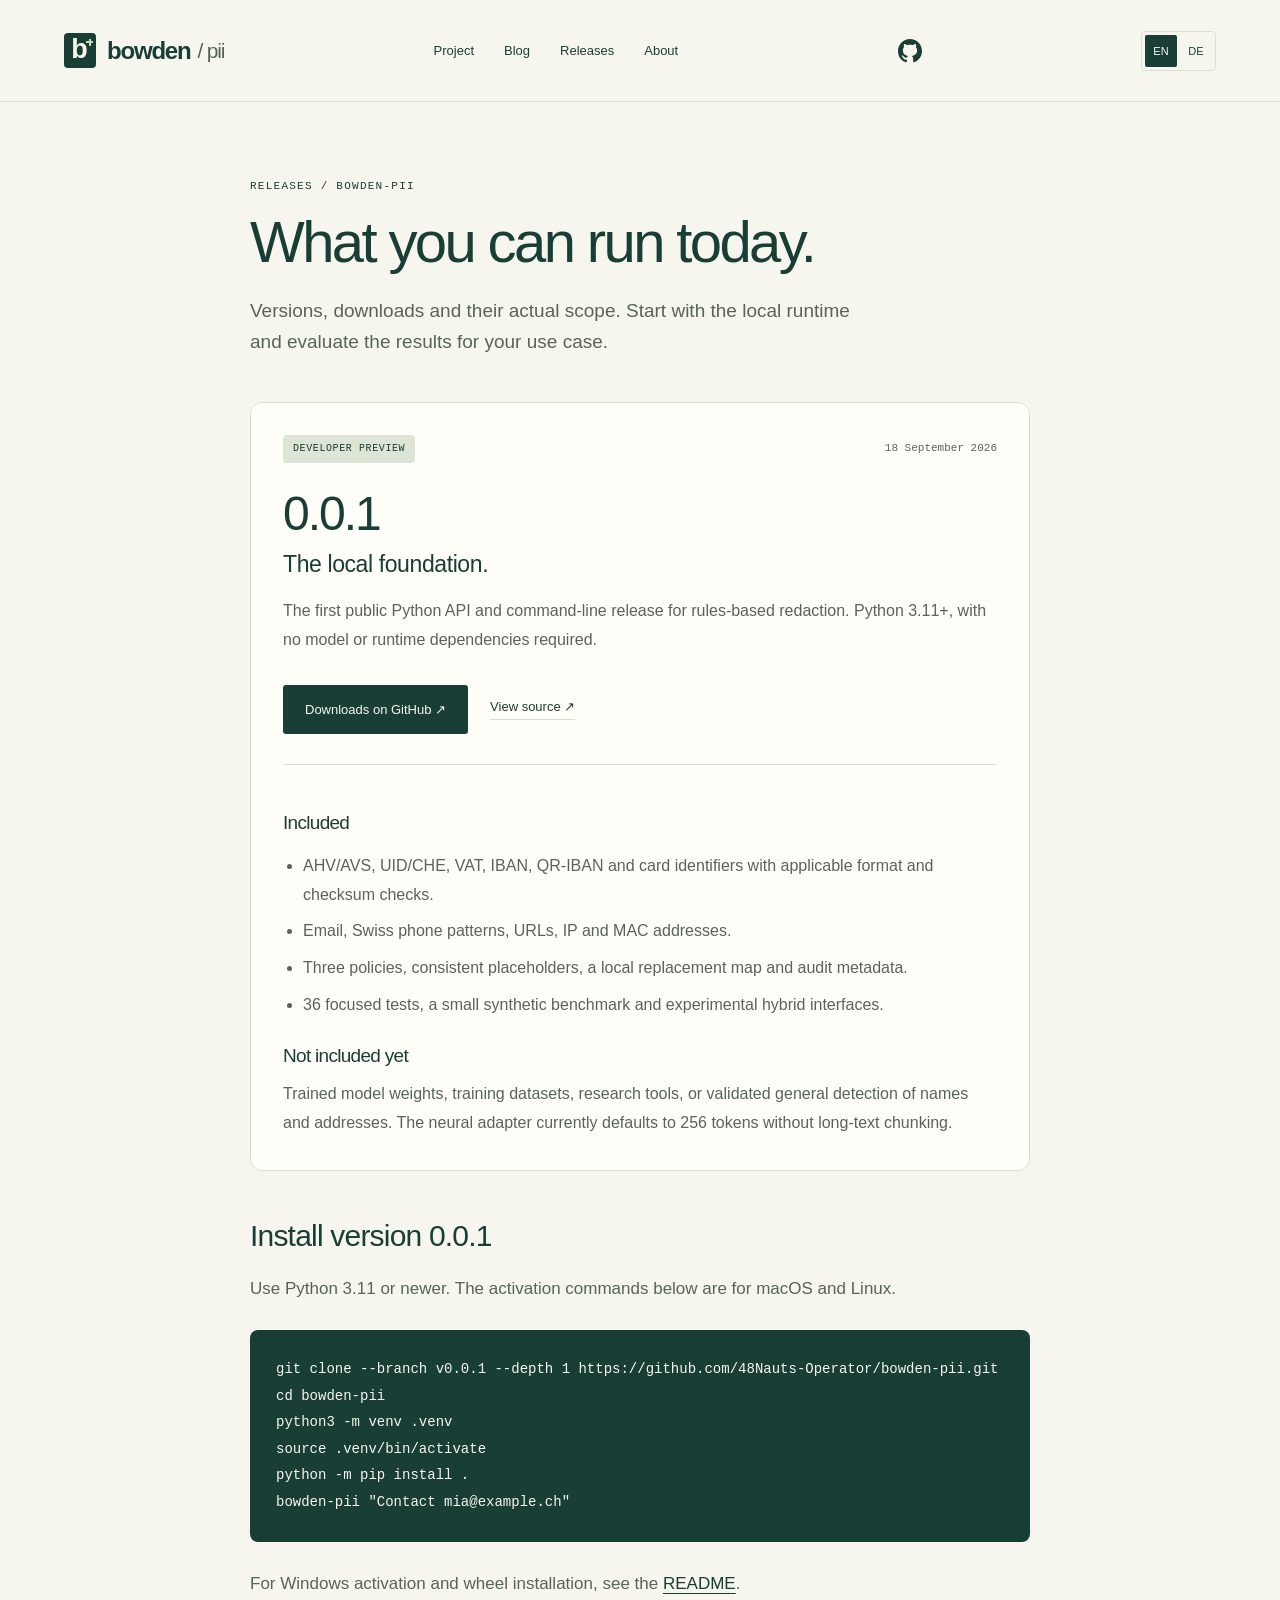
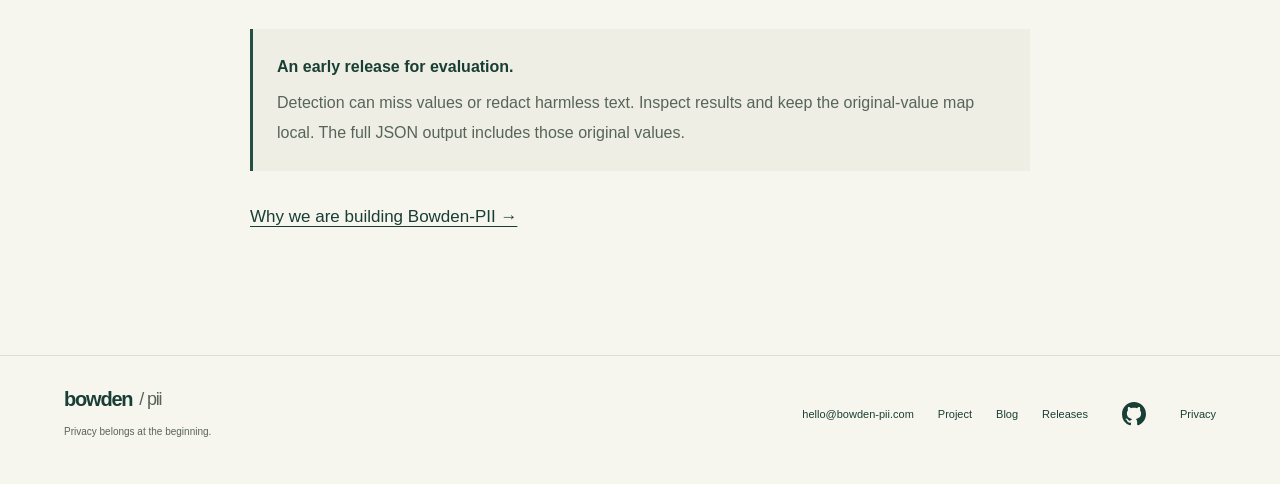
<file: website/releases/index.html>
<!doctype html>
<html lang="en">
  <head>
    <meta charset="utf-8" />
    <meta name="viewport" content="width=device-width, initial-scale=1" />
    <meta name="theme-color" content="#193e35" />
    <title>Releases — Bowden-PII</title>
    <meta
      name="description"
      content="Version 0.0.1: developer preview downloads and release scope."
    />
    <meta property="og:title" content="Releases — Bowden-PII" />
    <meta
      property="og:description"
      content="Version 0.0.1: developer preview downloads and release scope."
    />
    <meta property="og:type" content="website" />
    <meta property="og:url" content="https://bowden-pii.com/releases/" />
    <link rel="canonical" href="https://bowden-pii.com/releases/" />
    <link rel="alternate" hreflang="en" href="index.html" />
    <link rel="alternate" hreflang="de" href="../de/releases/index.html" />
    <link rel="alternate" hreflang="x-default" href="index.html" />
    <link rel="icon" href="../favicon.svg" type="image/svg+xml" />
    <link rel="stylesheet" href="../styles.css" />
    <script
      defer
      src="https://wave.21nauts.com/script.js"
      data-website-id="644a56e2-530f-4fff-8960-3c9409307aeb"
    ></script>
  </head>
  <body>
    <a class="skip-link" href="#main">Skip to content</a>
    <header class="site-header">
      <a class="brand" href="../index.html" aria-label="Bowden-PII Home"
        ><span class="brand-mark" aria-hidden="true">b<span></span></span
        >bowden<span class="brand-suffix">/ pii</span></a
      >
      <nav aria-label="Main navigation">
        <a href="../project.html">Project</a
        ><a href="../blog/index.html">Blog</a
        ><a href="index.html" aria-current="page">Releases</a
        ><a href="../index.html#about">About</a>
      </nav>
      <a
        class="header-cta github-link"
        href="https://github.com/48Nauts-Operator/bowden-pii"
        aria-label="Bowden-PII on GitHub"
        title="Bowden-PII on GitHub"
        ><svg
          xmlns="http://www.w3.org/2000/svg"
          class="github-logo"
          width="24"
          height="24"
          aria-hidden="true"
          focusable="false"
          viewBox="0 0 16 16"
        >
          <path
            d="M6.766 11.328c-2.063-.25-3.516-1.734-3.516-3.656 0-.781.281-1.625.75-2.188-.203-.515-.172-1.609.063-2.062.625-.078 1.468.25 1.968.703.594-.187 1.219-.281 1.985-.281.765 0 1.39.094 1.953.265.484-.437 1.344-.765 1.969-.687.218.422.25 1.515.046 2.047.5.593.766 1.39.766 2.203 0 1.922-1.453 3.375-3.547 3.64.531.344.89 1.094.89 1.954v1.625c0 .468.391.734.86.547C13.781 14.359 16 11.53 16 8.03 16 3.61 12.406 0 7.984 0 3.563 0 0 3.61 0 8.031a7.88 7.88 0 0 0 5.172 7.422c.422.156.828-.125.828-.547v-1.25c-.219.094-.5.156-.75.156-1.031 0-1.64-.562-2.078-1.609-.172-.422-.36-.672-.719-.719-.187-.015-.25-.093-.25-.187 0-.188.313-.328.625-.328.453 0 .844.281 1.25.86.313.452.64.655 1.031.655s.641-.14 1-.5c.266-.265.47-.5.657-.656"
          /></svg
      ></a>
      <div class="language-switch" role="group" aria-label="Language">
        <a
          href="index.html"
          lang="en"
          hreflang="en"
          aria-label="English"
          aria-current="page"
          >EN</a
        ><a
          href="../de/releases/index.html"
          lang="de"
          hreflang="de"
          aria-label="Deutsch"
          >DE</a
        >
      </div>
    </header>
    <nav class="mobile-site-nav" aria-label="More navigation">
      <a href="../project.html">Project</a><a href="../blog/index.html">Blog</a
      ><a href="index.html" aria-current="page">Releases</a
      ><a
        href="https://github.com/48Nauts-Operator/bowden-pii"
        class="github-link"
        aria-label="Bowden-PII on GitHub"
        title="Bowden-PII on GitHub"
        ><svg
          xmlns="http://www.w3.org/2000/svg"
          class="github-logo"
          width="24"
          height="24"
          aria-hidden="true"
          focusable="false"
          viewBox="0 0 16 16"
        >
          <path
            d="M6.766 11.328c-2.063-.25-3.516-1.734-3.516-3.656 0-.781.281-1.625.75-2.188-.203-.515-.172-1.609.063-2.062.625-.078 1.468.25 1.968.703.594-.187 1.219-.281 1.985-.281.765 0 1.39.094 1.953.265.484-.437 1.344-.765 1.969-.687.218.422.25 1.515.046 2.047.5.593.766 1.39.766 2.203 0 1.922-1.453 3.375-3.547 3.64.531.344.89 1.094.89 1.954v1.625c0 .468.391.734.86.547C13.781 14.359 16 11.53 16 8.03 16 3.61 12.406 0 7.984 0 3.563 0 0 3.61 0 8.031a7.88 7.88 0 0 0 5.172 7.422c.422.156.828-.125.828-.547v-1.25c-.219.094-.5.156-.75.156-1.031 0-1.64-.562-2.078-1.609-.172-.422-.36-.672-.719-.719-.187-.015-.25-.093-.25-.187 0-.188.313-.328.625-.328.453 0 .844.281 1.25.86.313.452.64.655 1.031.655s.641-.14 1-.5c.266-.265.47-.5.657-.656"
          /></svg
      ></a>
    </nav>
    <main id="main" class="journal-wrap">
      <p class="eyebrow">RELEASES / BOWDEN-PII</p>
      <h1>What you can run today.</h1>
      <p class="journal-intro">
        Versions, downloads and their actual scope. Start with the local runtime
        and evaluate the results for your use case.
      </p>
      <section class="release-card" aria-labelledby="release-title">
        <div class="release-meta">
          <span class="release-badge">DEVELOPER PREVIEW</span
          ><time datetime="2026-09-18">18 September 2026</time>
        </div>
        <h2 id="release-title">0.0.1 <span>The local foundation.</span></h2>
        <p>
          The first public Python API and command-line release for rules-based
          redaction. Python 3.11+, with no model or runtime dependencies
          required.
        </p>
        <div class="journal-actions">
          <a
            class="button button-primary"
            href="https://github.com/48Nauts-Operator/bowden-pii/releases/tag/v0.0.1"
            >Downloads on GitHub ↗</a
          ><a
            class="text-link"
            href="https://github.com/48Nauts-Operator/bowden-pii/tree/v0.0.1"
            >View source ↗</a
          >
        </div>
        <div class="release-details">
          <h3>Included</h3>
          <ul>
            <li>
              AHV/AVS, UID/CHE, VAT, IBAN, QR-IBAN and card identifiers with
              applicable format and checksum checks.
            </li>
            <li>Email, Swiss phone patterns, URLs, IP and MAC addresses.</li>
            <li>
              Three policies, consistent placeholders, a local replacement map
              and audit metadata.
            </li>
            <li>
              36 focused tests, a small synthetic benchmark and experimental
              hybrid interfaces.
            </li>
          </ul>
          <h3>Not included yet</h3>
          <p>
            Trained model weights, training datasets, research tools, or
            validated general detection of names and addresses. The neural
            adapter currently defaults to 256 tokens without long-text chunking.
          </p>
        </div>
      </section>
      <section class="article-body">
        <h2>Install version 0.0.1</h2>
        <p>
          Use Python 3.11 or newer. The activation commands below are for macOS
          and Linux.
        </p>
        <pre><code>git clone --branch v0.0.1 --depth 1 https://github.com/48Nauts-Operator/bowden-pii.git
cd bowden-pii
python3 -m venv .venv
source .venv/bin/activate
python -m pip install .
bowden-pii "Contact <!--email_off-->mia@example.ch<!--/email_off-->"</code></pre>
        <p>
          For Windows activation and wheel installation, see the
          <a
            href="https://github.com/48Nauts-Operator/bowden-pii/tree/v0.0.1#install"
            >README</a
          >.
        </p>
        <div class="journal-note">
          <strong>An early release for evaluation.</strong>
          <p>
            Detection can miss values or redact harmless text. Inspect results
            and keep the original-value map local. The full JSON output includes
            those original values.
          </p>
        </div>
        <p>
          <a href="../blog/why-bowden-pii.html"
            >Why we are building Bowden-PII →</a
          >
        </p>
      </section>
    </main>
    <footer class="site-footer section-wrap">
      <div>
        <a class="brand" href="../index.html"
          >bowden<span class="brand-suffix">/ pii</span></a
        >
        <p>Privacy belongs at the beginning.</p>
      </div>
      <div class="footer-links">
        <!--email_off--><a
          class="contact-link"
          href="mailto:hello@bowden-pii.com"
          >hello@bowden-pii.com</a
        ><!--/email_off-->
        <a href="../project.html">Project</a
        ><a href="../blog/index.html">Blog</a
        ><a href="index.html" aria-current="page">Releases</a
        ><a
          href="https://github.com/48Nauts-Operator/bowden-pii"
          class="github-link"
          aria-label="Bowden-PII on GitHub"
          title="Bowden-PII on GitHub"
          ><svg
            xmlns="http://www.w3.org/2000/svg"
            class="github-logo"
            width="24"
            height="24"
            aria-hidden="true"
            focusable="false"
            viewBox="0 0 16 16"
          >
            <path
              d="M6.766 11.328c-2.063-.25-3.516-1.734-3.516-3.656 0-.781.281-1.625.75-2.188-.203-.515-.172-1.609.063-2.062.625-.078 1.468.25 1.968.703.594-.187 1.219-.281 1.985-.281.765 0 1.39.094 1.953.265.484-.437 1.344-.765 1.969-.687.218.422.25 1.515.046 2.047.5.593.766 1.39.766 2.203 0 1.922-1.453 3.375-3.547 3.64.531.344.89 1.094.89 1.954v1.625c0 .468.391.734.86.547C13.781 14.359 16 11.53 16 8.03 16 3.61 12.406 0 7.984 0 3.563 0 0 3.61 0 8.031a7.88 7.88 0 0 0 5.172 7.422c.422.156.828-.125.828-.547v-1.25c-.219.094-.5.156-.75.156-1.031 0-1.64-.562-2.078-1.609-.172-.422-.36-.672-.719-.719-.187-.015-.25-.093-.25-.187 0-.188.313-.328.625-.328.453 0 .844.281 1.25.86.313.452.64.655 1.031.655s.641-.14 1-.5c.266-.265.47-.5.657-.656"
            /></svg></a
        ><a href="../project.html#privacy">Privacy</a>
      </div>
    </footer>
  </body>
</html>
</file>
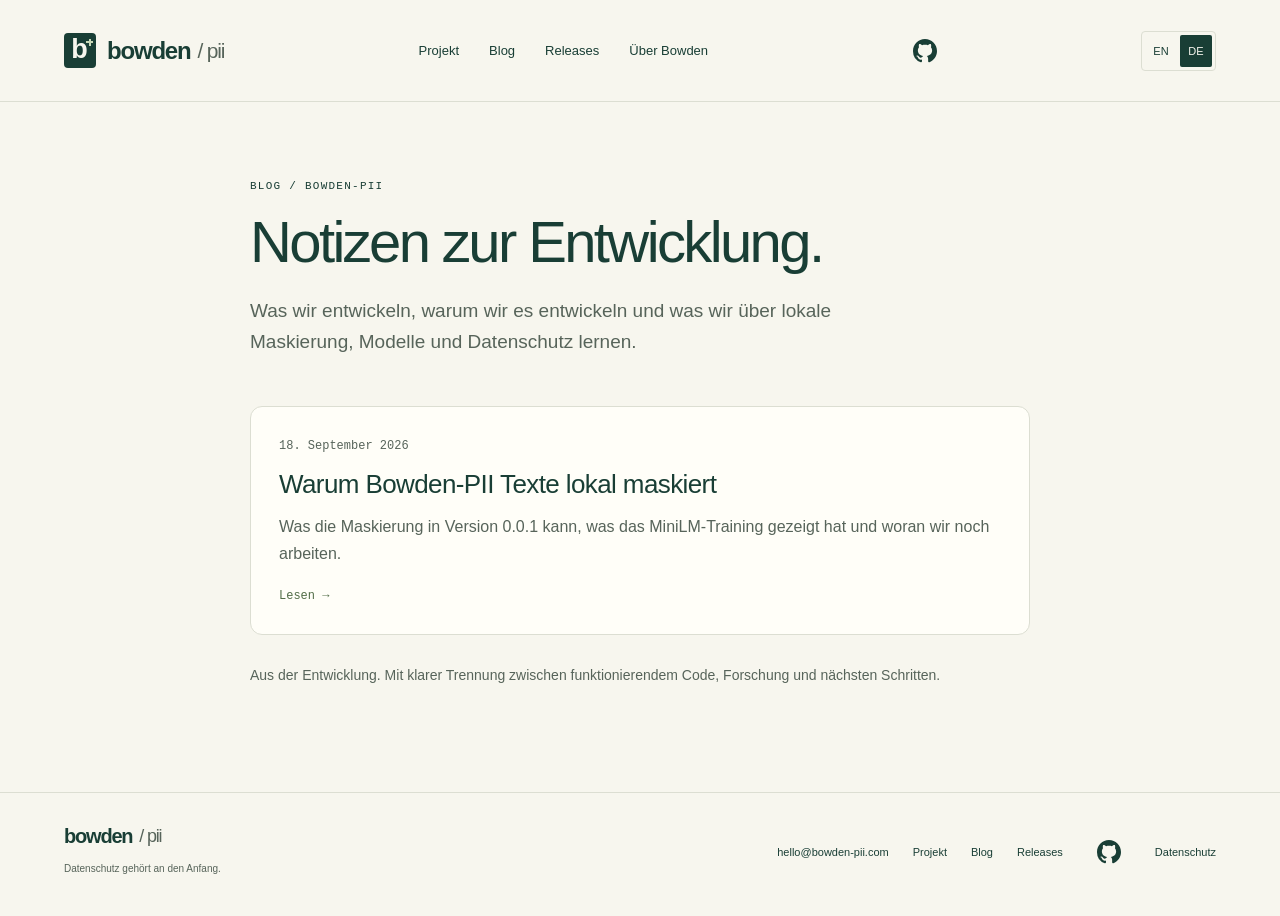
<file: website/de/blog/index.html>
<!doctype html>
<html lang="de">
  <head>
    <meta charset="utf-8" />
    <meta name="viewport" content="width=device-width, initial-scale=1" />
    <meta name="theme-color" content="#193e35" />
    <title>Blog — Bowden-PII</title>
    <meta
      name="description"
      content="Warum Bowden-PII entsteht, wie die lokale Maskierung funktioniert und was in Version 0.0.1 steckt."
    />
    <meta property="og:title" content="Blog — Bowden-PII" />
    <meta
      property="og:description"
      content="Warum Bowden-PII entsteht, wie die lokale Maskierung funktioniert und was in Version 0.0.1 steckt."
    />
    <meta property="og:type" content="website" />
    <meta property="og:url" content="https://bowden-pii.com/de/blog/" />
    <link rel="canonical" href="https://bowden-pii.com/de/blog/" />
    <link rel="alternate" hreflang="en" href="../../blog/index.html" />
    <link rel="alternate" hreflang="de" href="index.html" />
    <link rel="alternate" hreflang="x-default" href="../../blog/index.html" />
    <link rel="icon" href="../../favicon.svg" type="image/svg+xml" />
    <link rel="stylesheet" href="../../styles.css" />
    <script
      defer
      src="https://wave.21nauts.com/script.js"
      data-website-id="644a56e2-530f-4fff-8960-3c9409307aeb"
    ></script>
  </head>
  <body>
    <a class="skip-link" href="#main">Zum Inhalt springen</a>
    <header class="site-header">
      <a class="brand" href="../index.html" aria-label="Bowden-PII Home"
        ><span class="brand-mark" aria-hidden="true">b<span></span></span
        >bowden<span class="brand-suffix">/ pii</span></a
      >
      <nav aria-label="Hauptnavigation">
        <a href="../project.html">Projekt</a
        ><a href="index.html" aria-current="page">Blog</a
        ><a href="../releases/index.html">Releases</a
        ><a href="../index.html#about">Über Bowden</a>
      </nav>
      <a
        class="header-cta github-link"
        href="https://github.com/48Nauts-Operator/bowden-pii"
        aria-label="Bowden-PII auf GitHub"
        title="Bowden-PII auf GitHub"
        ><svg
          xmlns="http://www.w3.org/2000/svg"
          class="github-logo"
          width="24"
          height="24"
          aria-hidden="true"
          focusable="false"
          viewBox="0 0 16 16"
        >
          <path
            d="M6.766 11.328c-2.063-.25-3.516-1.734-3.516-3.656 0-.781.281-1.625.75-2.188-.203-.515-.172-1.609.063-2.062.625-.078 1.468.25 1.968.703.594-.187 1.219-.281 1.985-.281.765 0 1.39.094 1.953.265.484-.437 1.344-.765 1.969-.687.218.422.25 1.515.046 2.047.5.593.766 1.39.766 2.203 0 1.922-1.453 3.375-3.547 3.64.531.344.89 1.094.89 1.954v1.625c0 .468.391.734.86.547C13.781 14.359 16 11.53 16 8.03 16 3.61 12.406 0 7.984 0 3.563 0 0 3.61 0 8.031a7.88 7.88 0 0 0 5.172 7.422c.422.156.828-.125.828-.547v-1.25c-.219.094-.5.156-.75.156-1.031 0-1.64-.562-2.078-1.609-.172-.422-.36-.672-.719-.719-.187-.015-.25-.093-.25-.187 0-.188.313-.328.625-.328.453 0 .844.281 1.25.86.313.452.64.655 1.031.655s.641-.14 1-.5c.266-.265.47-.5.657-.656"
          /></svg
      ></a>
      <div class="language-switch" role="group" aria-label="Sprache">
        <a
          href="../../blog/index.html"
          lang="en"
          hreflang="en"
          aria-label="English"
          >EN</a
        ><a
          href="index.html"
          lang="de"
          hreflang="de"
          aria-label="Deutsch"
          aria-current="page"
          >DE</a
        >
      </div>
    </header>
    <nav class="mobile-site-nav" aria-label="Weitere Navigation">
      <a href="../project.html">Projekt</a
      ><a href="index.html" aria-current="page">Blog</a
      ><a href="../releases/index.html">Releases</a
      ><a
        href="https://github.com/48Nauts-Operator/bowden-pii"
        class="github-link"
        aria-label="Bowden-PII auf GitHub"
        title="Bowden-PII auf GitHub"
        ><svg
          xmlns="http://www.w3.org/2000/svg"
          class="github-logo"
          width="24"
          height="24"
          aria-hidden="true"
          focusable="false"
          viewBox="0 0 16 16"
        >
          <path
            d="M6.766 11.328c-2.063-.25-3.516-1.734-3.516-3.656 0-.781.281-1.625.75-2.188-.203-.515-.172-1.609.063-2.062.625-.078 1.468.25 1.968.703.594-.187 1.219-.281 1.985-.281.765 0 1.39.094 1.953.265.484-.437 1.344-.765 1.969-.687.218.422.25 1.515.046 2.047.5.593.766 1.39.766 2.203 0 1.922-1.453 3.375-3.547 3.64.531.344.89 1.094.89 1.954v1.625c0 .468.391.734.86.547C13.781 14.359 16 11.53 16 8.03 16 3.61 12.406 0 7.984 0 3.563 0 0 3.61 0 8.031a7.88 7.88 0 0 0 5.172 7.422c.422.156.828-.125.828-.547v-1.25c-.219.094-.5.156-.75.156-1.031 0-1.64-.562-2.078-1.609-.172-.422-.36-.672-.719-.719-.187-.015-.25-.093-.25-.187 0-.188.313-.328.625-.328.453 0 .844.281 1.25.86.313.452.64.655 1.031.655s.641-.14 1-.5c.266-.265.47-.5.657-.656"
          /></svg
      ></a>
    </nav>
    <main id="main" class="journal-wrap">
      <p class="eyebrow">BLOG / BOWDEN-PII</p>
      <h1>Notizen zur Entwicklung.</h1>
      <p class="journal-intro">
        Was wir entwickeln, warum wir es entwickeln und was wir über lokale
        Maskierung, Modelle und Datenschutz lernen.
      </p>
      <div class="journal-posts">
        <a class="journal-card" href="./why-bowden-pii.html"
          ><time datetime="2026-09-18">18. September 2026</time>
          <h2>Warum Bowden-PII Texte lokal maskiert</h2>
          <p>
            Was die Maskierung in Version 0.0.1 kann, was das MiniLM-Training
            gezeigt hat und woran wir noch arbeiten.
          </p>
          <span class="journal-more"
            >Lesen <span aria-hidden="true">→</span></span
          ></a
        >
      </div>
      <p class="journal-footnote">
        Aus der Entwicklung. Mit klarer Trennung zwischen funktionierendem Code,
        Forschung und nächsten Schritten.
      </p>
    </main>
    <footer class="site-footer section-wrap">
      <div>
        <a class="brand" href="../index.html"
          >bowden<span class="brand-suffix">/ pii</span></a
        >
        <p>Datenschutz gehört an den Anfang.</p>
      </div>
      <div class="footer-links">
        <!--email_off--><a
          class="contact-link"
          href="mailto:hello@bowden-pii.com"
          >hello@bowden-pii.com</a
        ><!--/email_off-->
        <a href="../project.html">Projekt</a
        ><a href="index.html" aria-current="page">Blog</a
        ><a href="../releases/index.html">Releases</a
        ><a
          href="https://github.com/48Nauts-Operator/bowden-pii"
          class="github-link"
          aria-label="Bowden-PII auf GitHub"
          title="Bowden-PII auf GitHub"
          ><svg
            xmlns="http://www.w3.org/2000/svg"
            class="github-logo"
            width="24"
            height="24"
            aria-hidden="true"
            focusable="false"
            viewBox="0 0 16 16"
          >
            <path
              d="M6.766 11.328c-2.063-.25-3.516-1.734-3.516-3.656 0-.781.281-1.625.75-2.188-.203-.515-.172-1.609.063-2.062.625-.078 1.468.25 1.968.703.594-.187 1.219-.281 1.985-.281.765 0 1.39.094 1.953.265.484-.437 1.344-.765 1.969-.687.218.422.25 1.515.046 2.047.5.593.766 1.39.766 2.203 0 1.922-1.453 3.375-3.547 3.64.531.344.89 1.094.89 1.954v1.625c0 .468.391.734.86.547C13.781 14.359 16 11.53 16 8.03 16 3.61 12.406 0 7.984 0 3.563 0 0 3.61 0 8.031a7.88 7.88 0 0 0 5.172 7.422c.422.156.828-.125.828-.547v-1.25c-.219.094-.5.156-.75.156-1.031 0-1.64-.562-2.078-1.609-.172-.422-.36-.672-.719-.719-.187-.015-.25-.093-.25-.187 0-.188.313-.328.625-.328.453 0 .844.281 1.25.86.313.452.64.655 1.031.655s.641-.14 1-.5c.266-.265.47-.5.657-.656"
            /></svg></a
        ><a href="../project.html#privacy">Datenschutz</a>
      </div>
    </footer>
  </body>
</html>
</file>
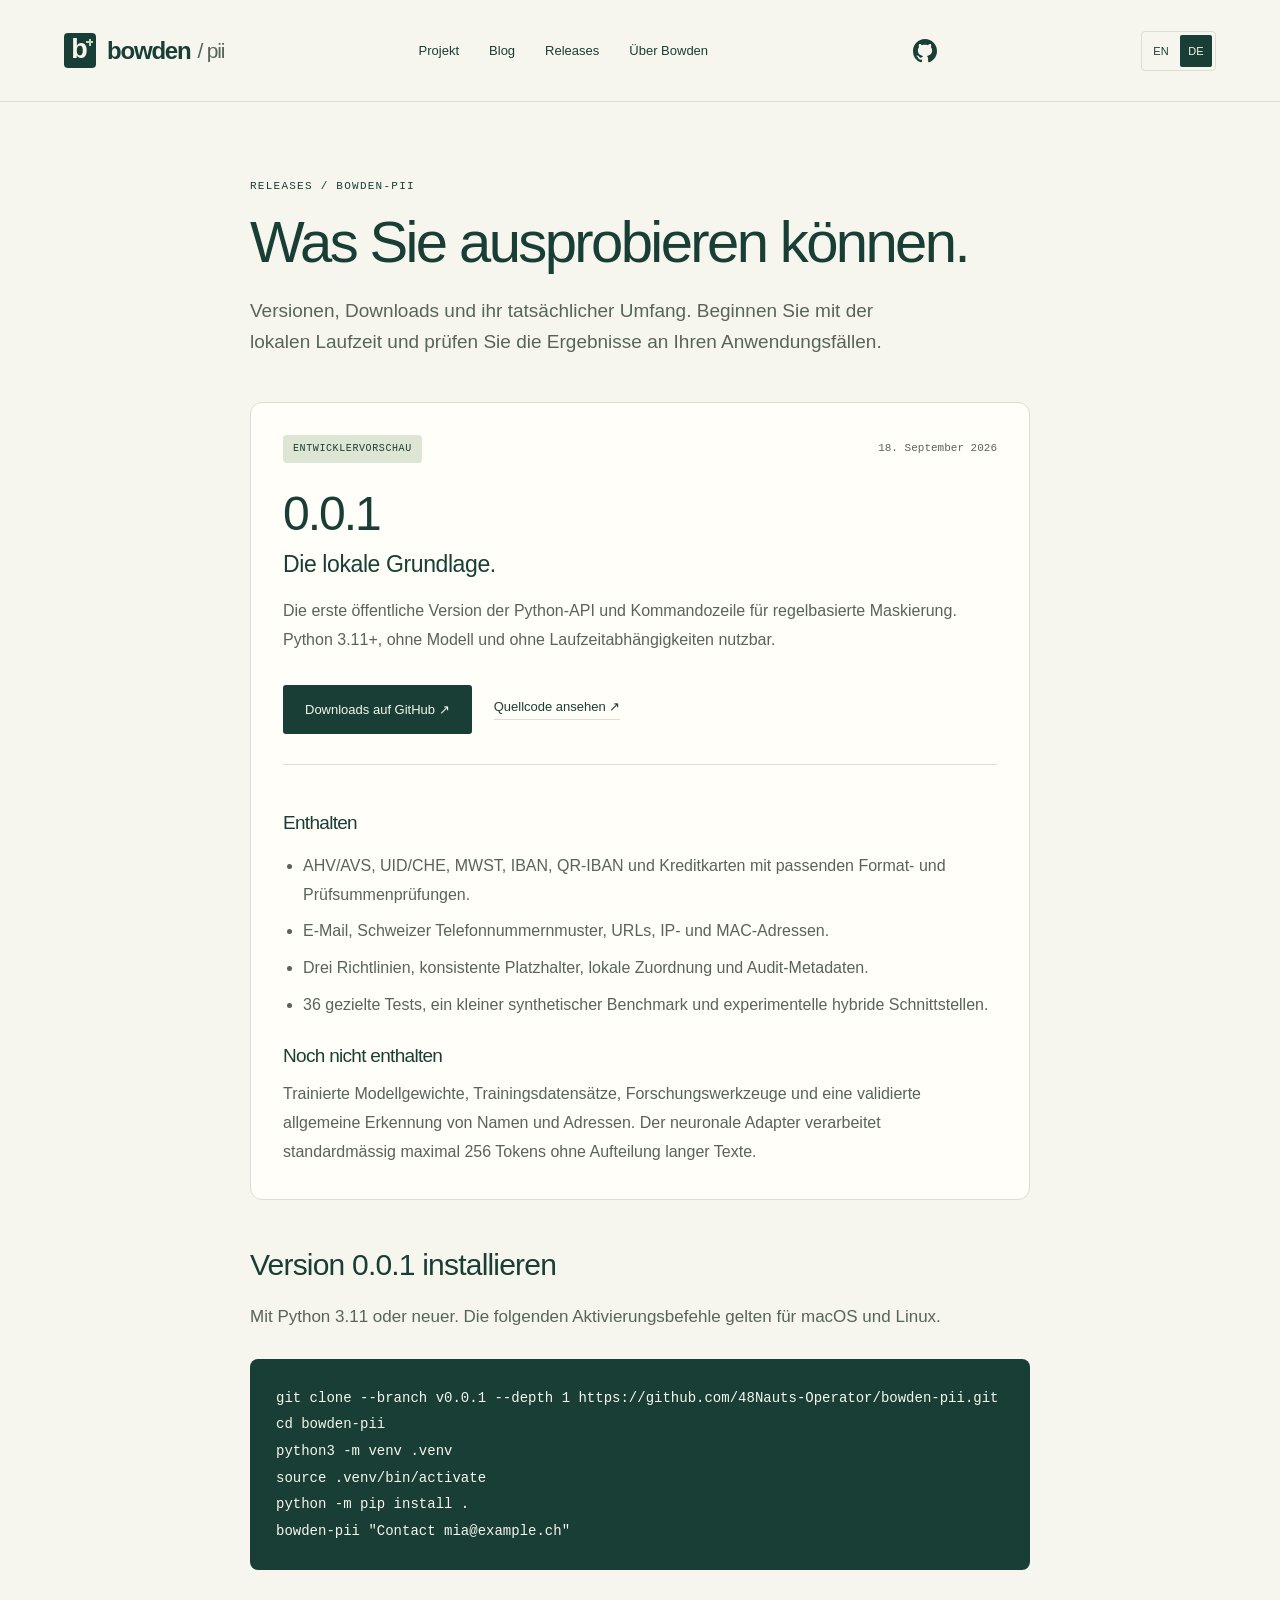
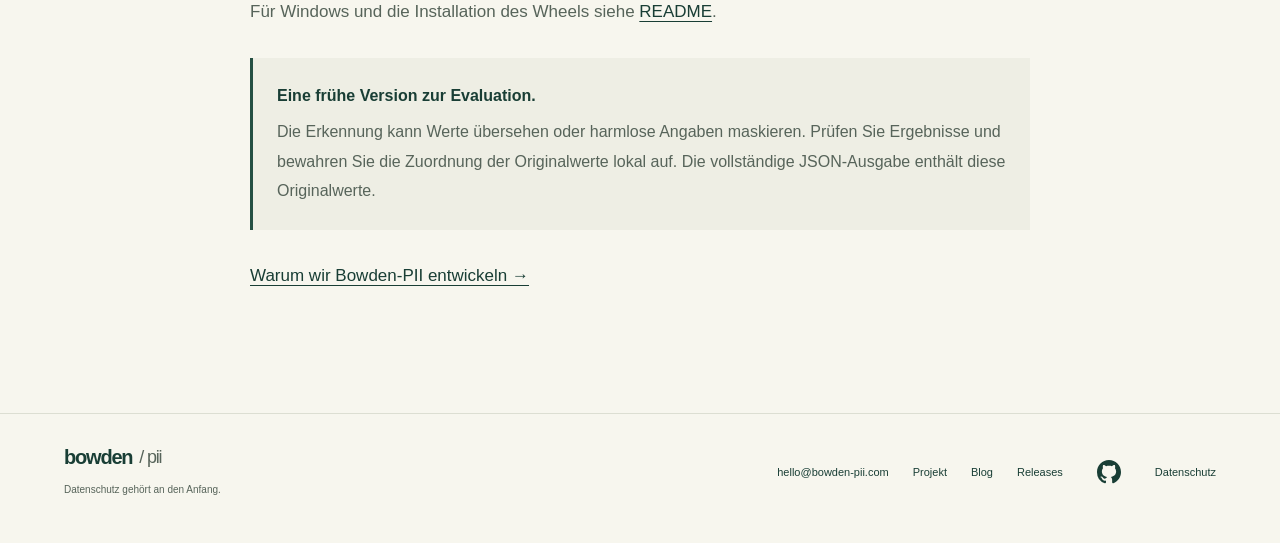
<file: website/de/releases/index.html>
<!doctype html>
<html lang="de">
  <head>
    <meta charset="utf-8" />
    <meta name="viewport" content="width=device-width, initial-scale=1" />
    <meta name="theme-color" content="#193e35" />
    <title>Releases — Bowden-PII</title>
    <meta
      name="description"
      content="Version 0.0.1: Downloads und Umfang der Entwicklervorschau."
    />
    <meta property="og:title" content="Releases — Bowden-PII" />
    <meta
      property="og:description"
      content="Version 0.0.1: Downloads und Umfang der Entwicklervorschau."
    />
    <meta property="og:type" content="website" />
    <meta property="og:url" content="https://bowden-pii.com/de/releases/" />
    <link rel="canonical" href="https://bowden-pii.com/de/releases/" />
    <link rel="alternate" hreflang="en" href="../../releases/index.html" />
    <link rel="alternate" hreflang="de" href="index.html" />
    <link
      rel="alternate"
      hreflang="x-default"
      href="../../releases/index.html"
    />
    <link rel="icon" href="../../favicon.svg" type="image/svg+xml" />
    <link rel="stylesheet" href="../../styles.css" />
    <script
      defer
      src="https://wave.21nauts.com/script.js"
      data-website-id="644a56e2-530f-4fff-8960-3c9409307aeb"
    ></script>
  </head>
  <body>
    <a class="skip-link" href="#main">Zum Inhalt springen</a>
    <header class="site-header">
      <a class="brand" href="../index.html" aria-label="Bowden-PII Home"
        ><span class="brand-mark" aria-hidden="true">b<span></span></span
        >bowden<span class="brand-suffix">/ pii</span></a
      >
      <nav aria-label="Hauptnavigation">
        <a href="../project.html">Projekt</a
        ><a href="../blog/index.html">Blog</a
        ><a href="index.html" aria-current="page">Releases</a
        ><a href="../index.html#about">Über Bowden</a>
      </nav>
      <a
        class="header-cta github-link"
        href="https://github.com/48Nauts-Operator/bowden-pii"
        aria-label="Bowden-PII auf GitHub"
        title="Bowden-PII auf GitHub"
        ><svg
          xmlns="http://www.w3.org/2000/svg"
          class="github-logo"
          width="24"
          height="24"
          aria-hidden="true"
          focusable="false"
          viewBox="0 0 16 16"
        >
          <path
            d="M6.766 11.328c-2.063-.25-3.516-1.734-3.516-3.656 0-.781.281-1.625.75-2.188-.203-.515-.172-1.609.063-2.062.625-.078 1.468.25 1.968.703.594-.187 1.219-.281 1.985-.281.765 0 1.39.094 1.953.265.484-.437 1.344-.765 1.969-.687.218.422.25 1.515.046 2.047.5.593.766 1.39.766 2.203 0 1.922-1.453 3.375-3.547 3.64.531.344.89 1.094.89 1.954v1.625c0 .468.391.734.86.547C13.781 14.359 16 11.53 16 8.03 16 3.61 12.406 0 7.984 0 3.563 0 0 3.61 0 8.031a7.88 7.88 0 0 0 5.172 7.422c.422.156.828-.125.828-.547v-1.25c-.219.094-.5.156-.75.156-1.031 0-1.64-.562-2.078-1.609-.172-.422-.36-.672-.719-.719-.187-.015-.25-.093-.25-.187 0-.188.313-.328.625-.328.453 0 .844.281 1.25.86.313.452.64.655 1.031.655s.641-.14 1-.5c.266-.265.47-.5.657-.656"
          /></svg
      ></a>
      <div class="language-switch" role="group" aria-label="Sprache">
        <a
          href="../../releases/index.html"
          lang="en"
          hreflang="en"
          aria-label="English"
          >EN</a
        ><a
          href="index.html"
          lang="de"
          hreflang="de"
          aria-label="Deutsch"
          aria-current="page"
          >DE</a
        >
      </div>
    </header>
    <nav class="mobile-site-nav" aria-label="Weitere Navigation">
      <a href="../project.html">Projekt</a><a href="../blog/index.html">Blog</a
      ><a href="index.html" aria-current="page">Releases</a
      ><a
        href="https://github.com/48Nauts-Operator/bowden-pii"
        class="github-link"
        aria-label="Bowden-PII auf GitHub"
        title="Bowden-PII auf GitHub"
        ><svg
          xmlns="http://www.w3.org/2000/svg"
          class="github-logo"
          width="24"
          height="24"
          aria-hidden="true"
          focusable="false"
          viewBox="0 0 16 16"
        >
          <path
            d="M6.766 11.328c-2.063-.25-3.516-1.734-3.516-3.656 0-.781.281-1.625.75-2.188-.203-.515-.172-1.609.063-2.062.625-.078 1.468.25 1.968.703.594-.187 1.219-.281 1.985-.281.765 0 1.39.094 1.953.265.484-.437 1.344-.765 1.969-.687.218.422.25 1.515.046 2.047.5.593.766 1.39.766 2.203 0 1.922-1.453 3.375-3.547 3.64.531.344.89 1.094.89 1.954v1.625c0 .468.391.734.86.547C13.781 14.359 16 11.53 16 8.03 16 3.61 12.406 0 7.984 0 3.563 0 0 3.61 0 8.031a7.88 7.88 0 0 0 5.172 7.422c.422.156.828-.125.828-.547v-1.25c-.219.094-.5.156-.75.156-1.031 0-1.64-.562-2.078-1.609-.172-.422-.36-.672-.719-.719-.187-.015-.25-.093-.25-.187 0-.188.313-.328.625-.328.453 0 .844.281 1.25.86.313.452.64.655 1.031.655s.641-.14 1-.5c.266-.265.47-.5.657-.656"
          /></svg
      ></a>
    </nav>
    <main id="main" class="journal-wrap">
      <p class="eyebrow">RELEASES / BOWDEN-PII</p>
      <h1>Was Sie ausprobieren können.</h1>
      <p class="journal-intro">
        Versionen, Downloads und ihr tatsächlicher Umfang. Beginnen Sie mit der
        lokalen Laufzeit und prüfen Sie die Ergebnisse an Ihren
        Anwendungsfällen.
      </p>
      <section class="release-card" aria-labelledby="release-title">
        <div class="release-meta">
          <span class="release-badge">ENTWICKLERVORSCHAU</span
          ><time datetime="2026-09-18">18. September 2026</time>
        </div>
        <h2 id="release-title">0.0.1 <span>Die lokale Grundlage.</span></h2>
        <p>
          Die erste öffentliche Version der Python-API und Kommandozeile für
          regelbasierte Maskierung. Python 3.11+, ohne Modell und ohne
          Laufzeitabhängigkeiten nutzbar.
        </p>
        <div class="journal-actions">
          <a
            class="button button-primary"
            href="https://github.com/48Nauts-Operator/bowden-pii/releases/tag/v0.0.1"
            >Downloads auf GitHub ↗</a
          ><a
            class="text-link"
            href="https://github.com/48Nauts-Operator/bowden-pii/tree/v0.0.1"
            >Quellcode ansehen ↗</a
          >
        </div>
        <div class="release-details">
          <h3>Enthalten</h3>
          <ul>
            <li>
              AHV/AVS, UID/CHE, MWST, IBAN, QR-IBAN und Kreditkarten mit
              passenden Format- und Prüfsummenprüfungen.
            </li>
            <li>
              E-Mail, Schweizer Telefonnummernmuster, URLs, IP- und
              MAC-Adressen.
            </li>
            <li>
              Drei Richtlinien, konsistente Platzhalter, lokale Zuordnung und
              Audit-Metadaten.
            </li>
            <li>
              36 gezielte Tests, ein kleiner synthetischer Benchmark und
              experimentelle hybride Schnittstellen.
            </li>
          </ul>
          <h3>Noch nicht enthalten</h3>
          <p>
            Trainierte Modellgewichte, Trainingsdatensätze, Forschungswerkzeuge
            und eine validierte allgemeine Erkennung von Namen und Adressen. Der
            neuronale Adapter verarbeitet standardmässig maximal 256 Tokens ohne
            Aufteilung langer Texte.
          </p>
        </div>
      </section>
      <section class="article-body">
        <h2>Version 0.0.1 installieren</h2>
        <p>
          Mit Python 3.11 oder neuer. Die folgenden Aktivierungsbefehle gelten
          für macOS und Linux.
        </p>
        <pre><code>git clone --branch v0.0.1 --depth 1 https://github.com/48Nauts-Operator/bowden-pii.git
cd bowden-pii
python3 -m venv .venv
source .venv/bin/activate
python -m pip install .
bowden-pii "Contact <!--email_off-->mia@example.ch<!--/email_off-->"</code></pre>
        <p>
          Für Windows und die Installation des Wheels siehe
          <a
            href="https://github.com/48Nauts-Operator/bowden-pii/tree/v0.0.1#install"
            >README</a
          >.
        </p>
        <div class="journal-note">
          <strong>Eine frühe Version zur Evaluation.</strong>
          <p>
            Die Erkennung kann Werte übersehen oder harmlose Angaben maskieren.
            Prüfen Sie Ergebnisse und bewahren Sie die Zuordnung der
            Originalwerte lokal auf. Die vollständige JSON-Ausgabe enthält diese
            Originalwerte.
          </p>
        </div>
        <p>
          <a href="../blog/why-bowden-pii.html"
            >Warum wir Bowden-PII entwickeln →</a
          >
        </p>
      </section>
    </main>
    <footer class="site-footer section-wrap">
      <div>
        <a class="brand" href="../index.html"
          >bowden<span class="brand-suffix">/ pii</span></a
        >
        <p>Datenschutz gehört an den Anfang.</p>
      </div>
      <div class="footer-links">
        <!--email_off--><a
          class="contact-link"
          href="mailto:hello@bowden-pii.com"
          >hello@bowden-pii.com</a
        ><!--/email_off-->
        <a href="../project.html">Projekt</a
        ><a href="../blog/index.html">Blog</a
        ><a href="index.html" aria-current="page">Releases</a
        ><a
          href="https://github.com/48Nauts-Operator/bowden-pii"
          class="github-link"
          aria-label="Bowden-PII auf GitHub"
          title="Bowden-PII auf GitHub"
          ><svg
            xmlns="http://www.w3.org/2000/svg"
            class="github-logo"
            width="24"
            height="24"
            aria-hidden="true"
            focusable="false"
            viewBox="0 0 16 16"
          >
            <path
              d="M6.766 11.328c-2.063-.25-3.516-1.734-3.516-3.656 0-.781.281-1.625.75-2.188-.203-.515-.172-1.609.063-2.062.625-.078 1.468.25 1.968.703.594-.187 1.219-.281 1.985-.281.765 0 1.39.094 1.953.265.484-.437 1.344-.765 1.969-.687.218.422.25 1.515.046 2.047.5.593.766 1.39.766 2.203 0 1.922-1.453 3.375-3.547 3.64.531.344.89 1.094.89 1.954v1.625c0 .468.391.734.86.547C13.781 14.359 16 11.53 16 8.03 16 3.61 12.406 0 7.984 0 3.563 0 0 3.61 0 8.031a7.88 7.88 0 0 0 5.172 7.422c.422.156.828-.125.828-.547v-1.25c-.219.094-.5.156-.75.156-1.031 0-1.64-.562-2.078-1.609-.172-.422-.36-.672-.719-.719-.187-.015-.25-.093-.25-.187 0-.188.313-.328.625-.328.453 0 .844.281 1.25.86.313.452.64.655 1.031.655s.641-.14 1-.5c.266-.265.47-.5.657-.656"
            /></svg></a
        ><a href="../project.html#privacy">Datenschutz</a>
      </div>
    </footer>
  </body>
</html>
</file>
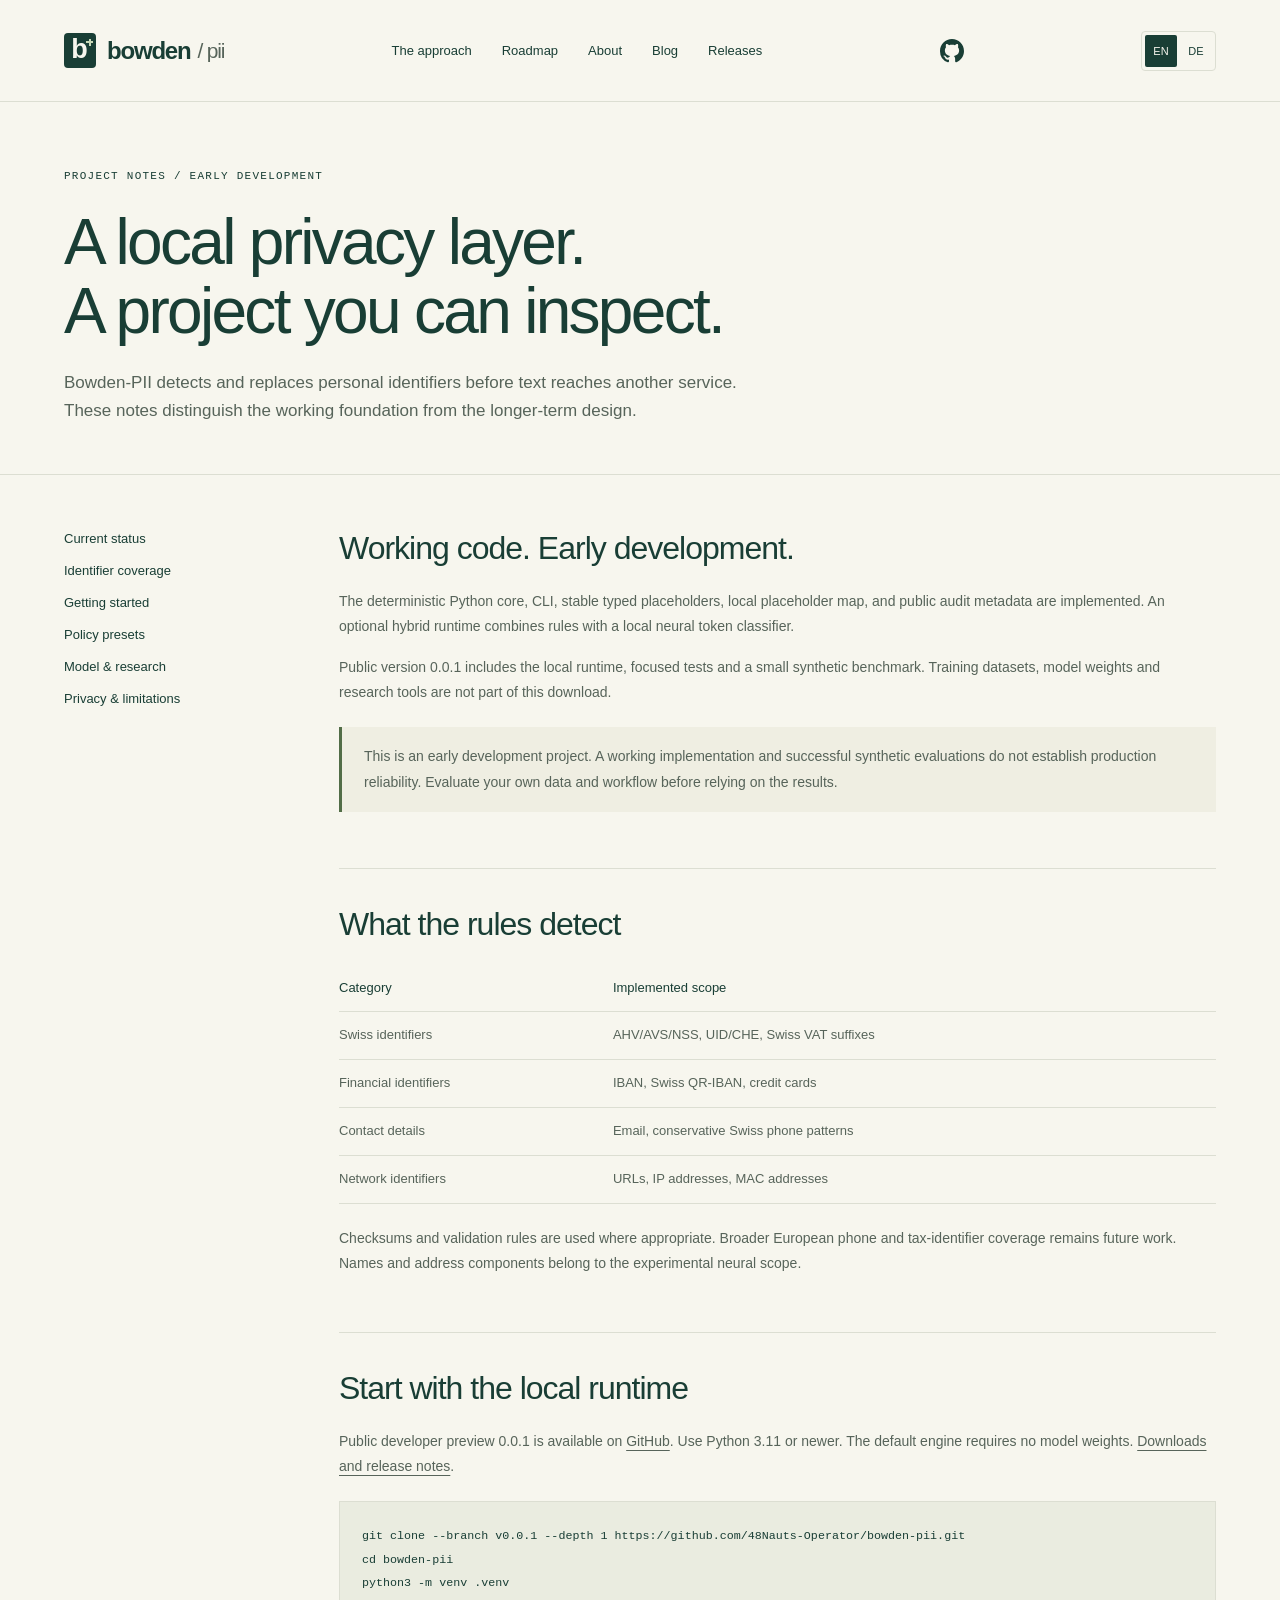
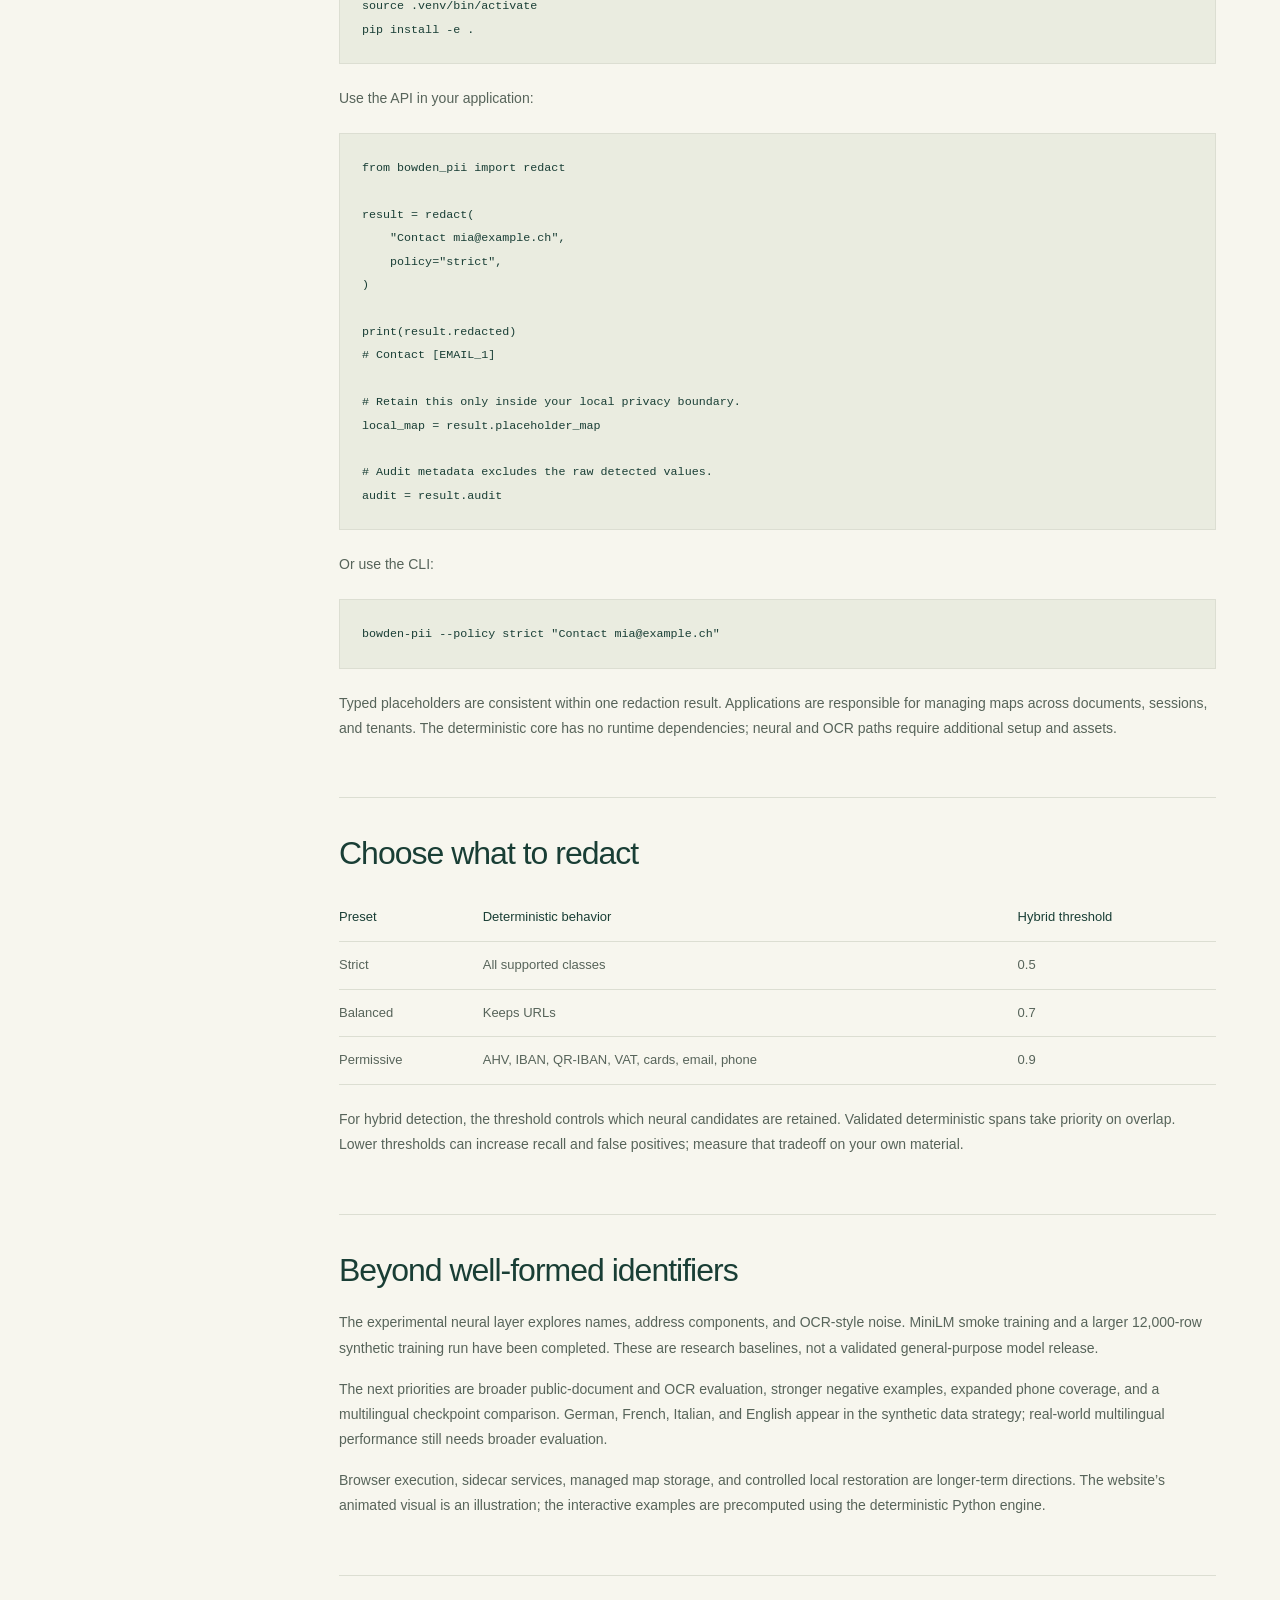
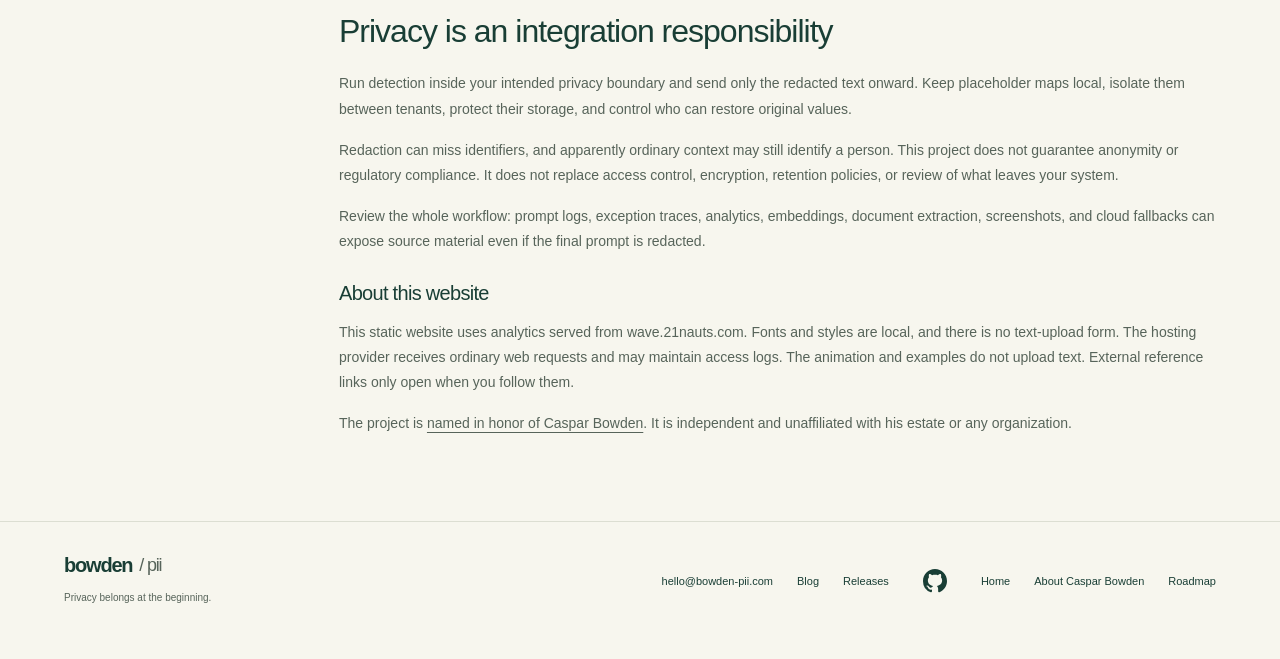
<file: website/project.html>
<!doctype html>
<html lang="en">
  <head>
    <meta charset="utf-8" />
    <meta name="viewport" content="width=device-width, initial-scale=1" />
    <meta name="theme-color" content="#193e35" />
    <meta
      name="description"
      content="Bowden-PII project notes: current capabilities, local Python usage, experimental models, privacy responsibilities, and the roadmap."
    />
    <title>Project notes — Bowden-PII</title>
    <link rel="icon" href="./favicon.svg" type="image/svg+xml" />
    <link rel="stylesheet" href="./styles.css" />
    <link rel="alternate" hreflang="en" href="./project.html" />
    <link rel="alternate" hreflang="de" href="./de/project.html" />
    <link rel="alternate" hreflang="x-default" href="./project.html" />
    <link rel="canonical" href="https://bowden-pii.com/project.html" />
    <script
      defer
      src="https://wave.21nauts.com/script.js"
      data-website-id="644a56e2-530f-4fff-8960-3c9409307aeb"
    ></script>
  </head>
  <body>
    <a class="skip-link" href="#main">Skip to content</a>
    <header class="site-header">
      <a class="brand" href="./" aria-label="Bowden-PII home"
        ><span class="brand-mark" aria-hidden="true">b<span></span></span
        >bowden<span class="brand-suffix">/ pii</span></a
      >
      <nav aria-label="Main navigation">
        <a href="./#approach">The approach</a><a href="./#roadmap">Roadmap</a
        ><a href="./#about">About</a> <a href="./blog/">Blog</a
        ><a href="./releases/">Releases</a>
      </nav>
      <a
        class="header-cta github-link"
        href="https://github.com/48Nauts-Operator/bowden-pii"
        aria-label="Bowden-PII on GitHub"
        title="Bowden-PII on GitHub"
        ><svg
          xmlns="http://www.w3.org/2000/svg"
          class="github-logo"
          width="24"
          height="24"
          aria-hidden="true"
          focusable="false"
          viewBox="0 0 16 16"
        >
          <path
            d="M6.766 11.328c-2.063-.25-3.516-1.734-3.516-3.656 0-.781.281-1.625.75-2.188-.203-.515-.172-1.609.063-2.062.625-.078 1.468.25 1.968.703.594-.187 1.219-.281 1.985-.281.765 0 1.39.094 1.953.265.484-.437 1.344-.765 1.969-.687.218.422.25 1.515.046 2.047.5.593.766 1.39.766 2.203 0 1.922-1.453 3.375-3.547 3.64.531.344.89 1.094.89 1.954v1.625c0 .468.391.734.86.547C13.781 14.359 16 11.53 16 8.03 16 3.61 12.406 0 7.984 0 3.563 0 0 3.61 0 8.031a7.88 7.88 0 0 0 5.172 7.422c.422.156.828-.125.828-.547v-1.25c-.219.094-.5.156-.75.156-1.031 0-1.64-.562-2.078-1.609-.172-.422-.36-.672-.719-.719-.187-.015-.25-.093-.25-.187 0-.188.313-.328.625-.328.453 0 .844.281 1.25.86.313.452.64.655 1.031.655s.641-.14 1-.5c.266-.265.47-.5.657-.656"
          /></svg
      ></a>
      <div class="language-switch" role="group" aria-label="Language">
        <a
          href="./project.html"
          lang="en"
          hreflang="en"
          aria-label="English"
          aria-current="page"
          >EN</a
        ><a
          href="./de/project.html"
          lang="de"
          hreflang="de"
          aria-label="Deutsch"
          >DE</a
        >
      </div>
    </header>
    <nav class="mobile-site-nav" aria-label="More navigation">
      <a href="./project.html">Project</a><a href="./blog/">Blog</a
      ><a href="./releases/">Releases</a
      ><a
        href="https://github.com/48Nauts-Operator/bowden-pii"
        class="github-link"
        aria-label="Bowden-PII on GitHub"
        title="Bowden-PII on GitHub"
        ><svg
          xmlns="http://www.w3.org/2000/svg"
          class="github-logo"
          width="24"
          height="24"
          aria-hidden="true"
          focusable="false"
          viewBox="0 0 16 16"
        >
          <path
            d="M6.766 11.328c-2.063-.25-3.516-1.734-3.516-3.656 0-.781.281-1.625.75-2.188-.203-.515-.172-1.609.063-2.062.625-.078 1.468.25 1.968.703.594-.187 1.219-.281 1.985-.281.765 0 1.39.094 1.953.265.484-.437 1.344-.765 1.969-.687.218.422.25 1.515.046 2.047.5.593.766 1.39.766 2.203 0 1.922-1.453 3.375-3.547 3.64.531.344.89 1.094.89 1.954v1.625c0 .468.391.734.86.547C13.781 14.359 16 11.53 16 8.03 16 3.61 12.406 0 7.984 0 3.563 0 0 3.61 0 8.031a7.88 7.88 0 0 0 5.172 7.422c.422.156.828-.125.828-.547v-1.25c-.219.094-.5.156-.75.156-1.031 0-1.64-.562-2.078-1.609-.172-.422-.36-.672-.719-.719-.187-.015-.25-.093-.25-.187 0-.188.313-.328.625-.328.453 0 .844.281 1.25.86.313.452.64.655 1.031.655s.641-.14 1-.5c.266-.265.47-.5.657-.656"
          /></svg
      ></a>
    </nav>
    <main id="main">
      <div class="guide-hero section-wrap">
        <p class="eyebrow">PROJECT NOTES / EARLY DEVELOPMENT</p>
        <h1>A local privacy layer.<br />A project you can inspect.</h1>
        <p>
          Bowden-PII detects and replaces personal identifiers before text
          reaches another service. These notes distinguish the working
          foundation from the longer-term design.
        </p>
      </div>
      <div class="guide-layout section-wrap">
        <nav class="guide-nav" aria-label="Project notes">
          <a href="#status">Current status</a
          ><a href="#coverage">Identifier coverage</a
          ><a href="#getting-started">Getting started</a
          ><a href="#policies">Policy presets</a
          ><a href="#research">Model &amp; research</a
          ><a href="#privacy">Privacy &amp; limitations</a>
        </nav>
        <div class="guide-content">
          <section id="status">
            <h2>Working code. Early development.</h2>
            <p>
              The deterministic Python core, CLI, stable typed placeholders,
              local placeholder map, and public audit metadata are implemented.
              An optional hybrid runtime combines rules with a local neural
              token classifier.
            </p>
            <p>
              Public version 0.0.1 includes the local runtime, focused tests and
              a small synthetic benchmark. Training datasets, model weights and
              research tools are not part of this download.
            </p>
            <div class="guide-note">
              <p>
                This is an early development project. A working implementation
                and successful synthetic evaluations do not establish production
                reliability. Evaluate your own data and workflow before relying
                on the results.
              </p>
            </div>
          </section>
          <section id="coverage">
            <h2>What the rules detect</h2>
            <table class="coverage-table">
              <thead>
                <tr>
                  <th scope="col">Category</th>
                  <th scope="col">Implemented scope</th>
                </tr>
              </thead>
              <tbody>
                <tr>
                  <td>Swiss identifiers</td>
                  <td>AHV/AVS/NSS, UID/CHE, Swiss VAT suffixes</td>
                </tr>
                <tr>
                  <td>Financial identifiers</td>
                  <td>IBAN, Swiss QR-IBAN, credit cards</td>
                </tr>
                <tr>
                  <td>Contact details</td>
                  <td>Email, conservative Swiss phone patterns</td>
                </tr>
                <tr>
                  <td>Network identifiers</td>
                  <td>URLs, IP addresses, MAC addresses</td>
                </tr>
              </tbody>
            </table>
            <p>
              Checksums and validation rules are used where appropriate. Broader
              European phone and tax-identifier coverage remains future work.
              Names and address components belong to the experimental neural
              scope.
            </p>
          </section>
          <section id="getting-started">
            <h2>Start with the local runtime</h2>
            <p>
              Public developer preview 0.0.1 is available on
              <a href="https://github.com/48Nauts-Operator/bowden-pii">GitHub</a
              >. Use Python 3.11 or newer. The default engine requires no model
              weights. <a href="./releases/">Downloads and release notes</a>.
            </p>
            <pre><code>git clone --branch v0.0.1 --depth 1 https://github.com/48Nauts-Operator/bowden-pii.git
cd bowden-pii
python3 -m venv .venv
source .venv/bin/activate
pip install -e .</code></pre>
            <p>Use the API in your application:</p>
            <pre><code>from bowden_pii import redact

result = redact(
    "Contact <!--email_off-->mia@example.ch<!--/email_off-->",
    policy="strict",
)

print(result.redacted)
# Contact [EMAIL_1]

# Retain this only inside your local privacy boundary.
local_map = result.placeholder_map

# Audit metadata excludes the raw detected values.
audit = result.audit</code></pre>
            <p>Or use the CLI:</p>
            <pre><code>bowden-pii --policy strict "Contact <!--email_off-->mia@example.ch<!--/email_off-->"</code></pre>
            <p>
              Typed placeholders are consistent within one redaction result.
              Applications are responsible for managing maps across documents,
              sessions, and tenants. The deterministic core has no runtime
              dependencies; neural and OCR paths require additional setup and
              assets.
            </p>
          </section>
          <section id="policies">
            <h2>Choose what to redact</h2>
            <table class="coverage-table">
              <thead>
                <tr>
                  <th scope="col">Preset</th>
                  <th scope="col">Deterministic behavior</th>
                  <th scope="col">Hybrid threshold</th>
                </tr>
              </thead>
              <tbody>
                <tr>
                  <td>Strict</td>
                  <td>All supported classes</td>
                  <td>0.5</td>
                </tr>
                <tr>
                  <td>Balanced</td>
                  <td>Keeps URLs</td>
                  <td>0.7</td>
                </tr>
                <tr>
                  <td>Permissive</td>
                  <td>AHV, IBAN, QR-IBAN, VAT, cards, email, phone</td>
                  <td>0.9</td>
                </tr>
              </tbody>
            </table>
            <p>
              For hybrid detection, the threshold controls which neural
              candidates are retained. Validated deterministic spans take
              priority on overlap. Lower thresholds can increase recall and
              false positives; measure that tradeoff on your own material.
            </p>
          </section>
          <section id="research">
            <h2>Beyond well-formed identifiers</h2>
            <p>
              The experimental neural layer explores names, address components,
              and OCR-style noise. MiniLM smoke training and a larger 12,000-row
              synthetic training run have been completed. These are research
              baselines, not a validated general-purpose model release.
            </p>
            <p>
              The next priorities are broader public-document and OCR
              evaluation, stronger negative examples, expanded phone coverage,
              and a multilingual checkpoint comparison. German, French, Italian,
              and English appear in the synthetic data strategy; real-world
              multilingual performance still needs broader evaluation.
            </p>
            <p>
              Browser execution, sidecar services, managed map storage, and
              controlled local restoration are longer-term directions. The
              website’s animated visual is an illustration; the interactive
              examples are precomputed using the deterministic Python engine.
            </p>
          </section>
          <section id="privacy">
            <h2>Privacy is an integration responsibility</h2>
            <p>
              Run detection inside your intended privacy boundary and send only
              the redacted text onward. Keep placeholder maps local, isolate
              them between tenants, protect their storage, and control who can
              restore original values.
            </p>
            <p>
              Redaction can miss identifiers, and apparently ordinary context
              may still identify a person. This project does not guarantee
              anonymity or regulatory compliance. It does not replace access
              control, encryption, retention policies, or review of what leaves
              your system.
            </p>
            <p>
              Review the whole workflow: prompt logs, exception traces,
              analytics, embeddings, document extraction, screenshots, and cloud
              fallbacks can expose source material even if the final prompt is
              redacted.
            </p>
            <h3>About this website</h3>
            <p>
              This static website uses analytics served from wave.21nauts.com.
              Fonts and styles are local, and there is no text-upload form. The
              hosting provider receives ordinary web requests and may maintain
              access logs. The animation and examples do not upload text.
              External reference links only open when you follow them.
            </p>
            <p>
              The project is
              <a href="./#about">named in honor of Caspar Bowden</a>. It is
              independent and unaffiliated with his estate or any organization.
            </p>
          </section>
        </div>
      </div>
    </main>
    <footer class="site-footer section-wrap">
      <div>
        <a class="brand" href="./"
          >bowden<span class="brand-suffix">/ pii</span></a
        >
        <p>Privacy belongs at the beginning.</p>
      </div>
      <div class="footer-links">
        <!--email_off--><a
          class="contact-link"
          href="mailto:hello@bowden-pii.com"
          >hello@bowden-pii.com</a
        ><!--/email_off-->
        <a href="./blog/">Blog</a><a href="./releases/">Releases</a
        ><a
          href="https://github.com/48Nauts-Operator/bowden-pii"
          class="github-link"
          aria-label="Bowden-PII on GitHub"
          title="Bowden-PII on GitHub"
          ><svg
            xmlns="http://www.w3.org/2000/svg"
            class="github-logo"
            width="24"
            height="24"
            aria-hidden="true"
            focusable="false"
            viewBox="0 0 16 16"
          >
            <path
              d="M6.766 11.328c-2.063-.25-3.516-1.734-3.516-3.656 0-.781.281-1.625.75-2.188-.203-.515-.172-1.609.063-2.062.625-.078 1.468.25 1.968.703.594-.187 1.219-.281 1.985-.281.765 0 1.39.094 1.953.265.484-.437 1.344-.765 1.969-.687.218.422.25 1.515.046 2.047.5.593.766 1.39.766 2.203 0 1.922-1.453 3.375-3.547 3.64.531.344.89 1.094.89 1.954v1.625c0 .468.391.734.86.547C13.781 14.359 16 11.53 16 8.03 16 3.61 12.406 0 7.984 0 3.563 0 0 3.61 0 8.031a7.88 7.88 0 0 0 5.172 7.422c.422.156.828-.125.828-.547v-1.25c-.219.094-.5.156-.75.156-1.031 0-1.64-.562-2.078-1.609-.172-.422-.36-.672-.719-.719-.187-.015-.25-.093-.25-.187 0-.188.313-.328.625-.328.453 0 .844.281 1.25.86.313.452.64.655 1.031.655s.641-.14 1-.5c.266-.265.47-.5.657-.656"
            /></svg
        ></a>
        <a href="./">Home</a><a href="./#about">About Caspar Bowden</a
        ><a href="./#roadmap">Roadmap</a>
      </div>
    </footer>
  </body>
</html>
</file>
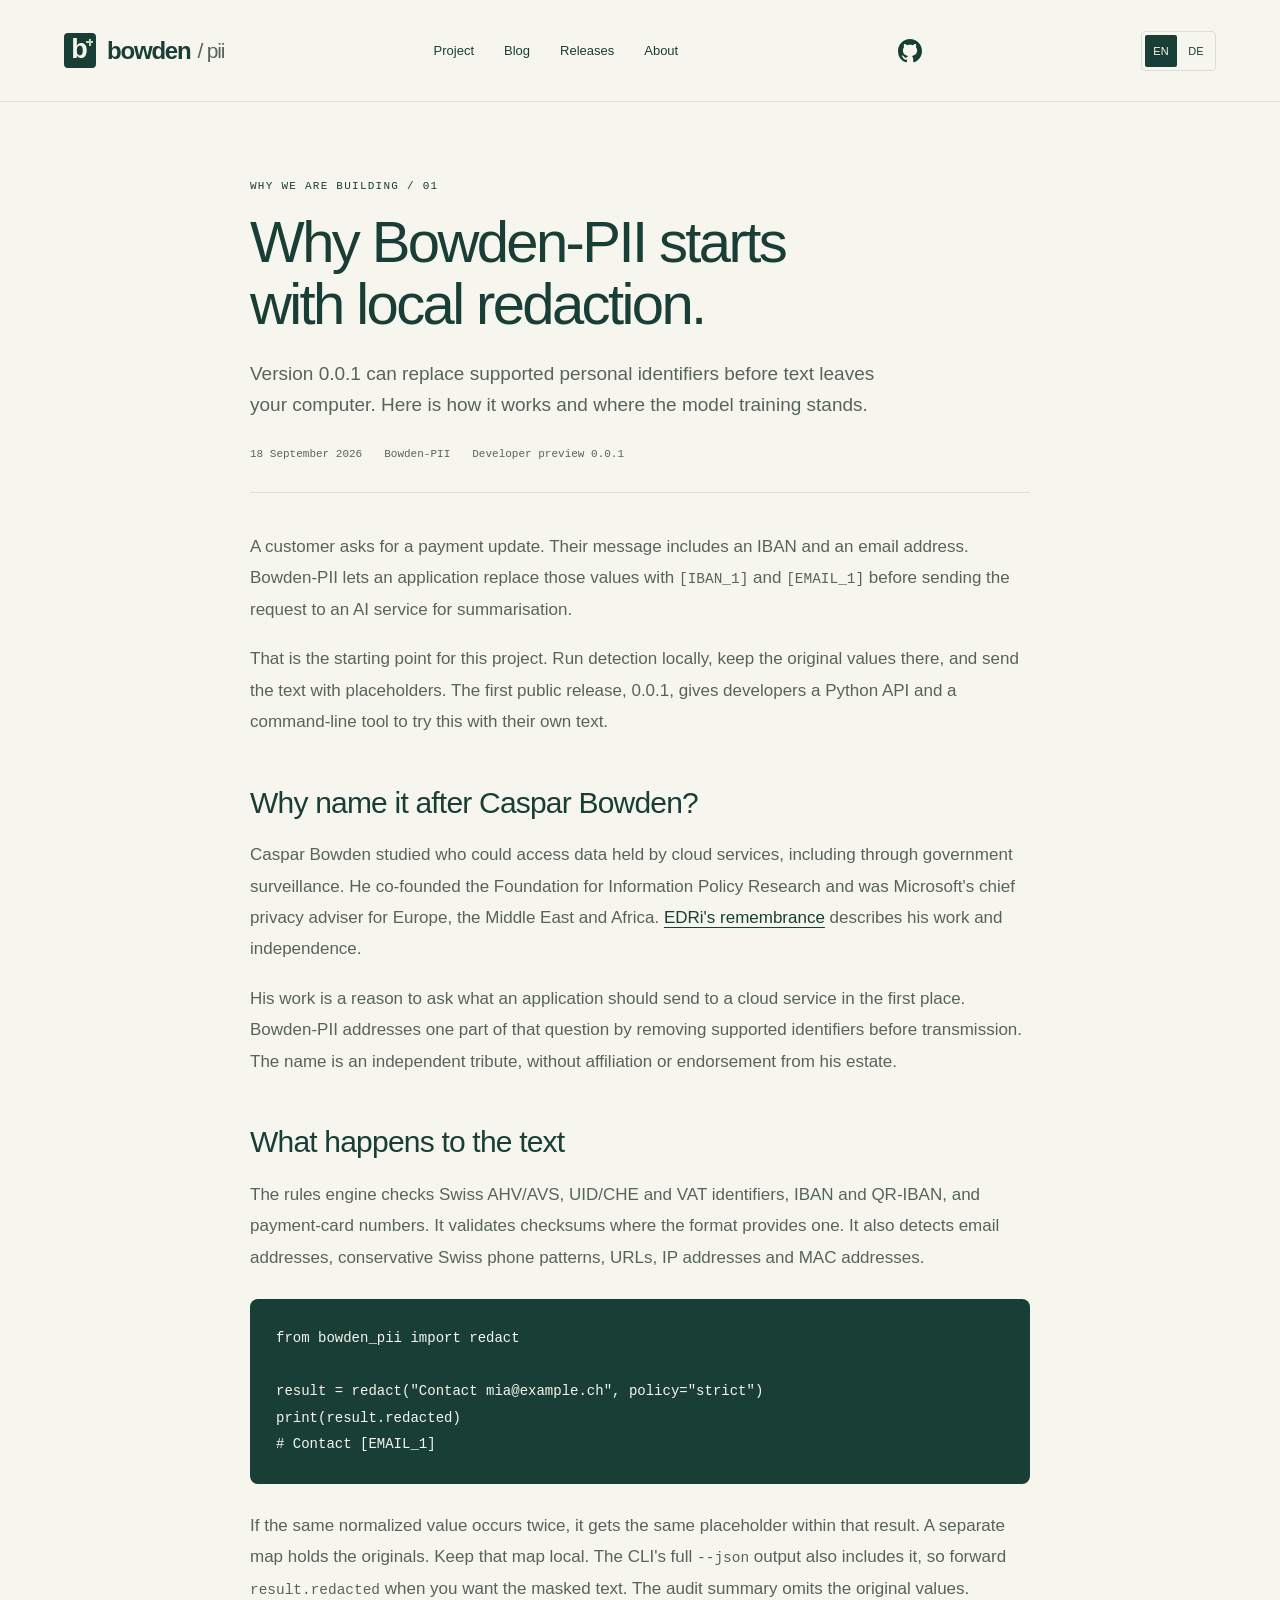
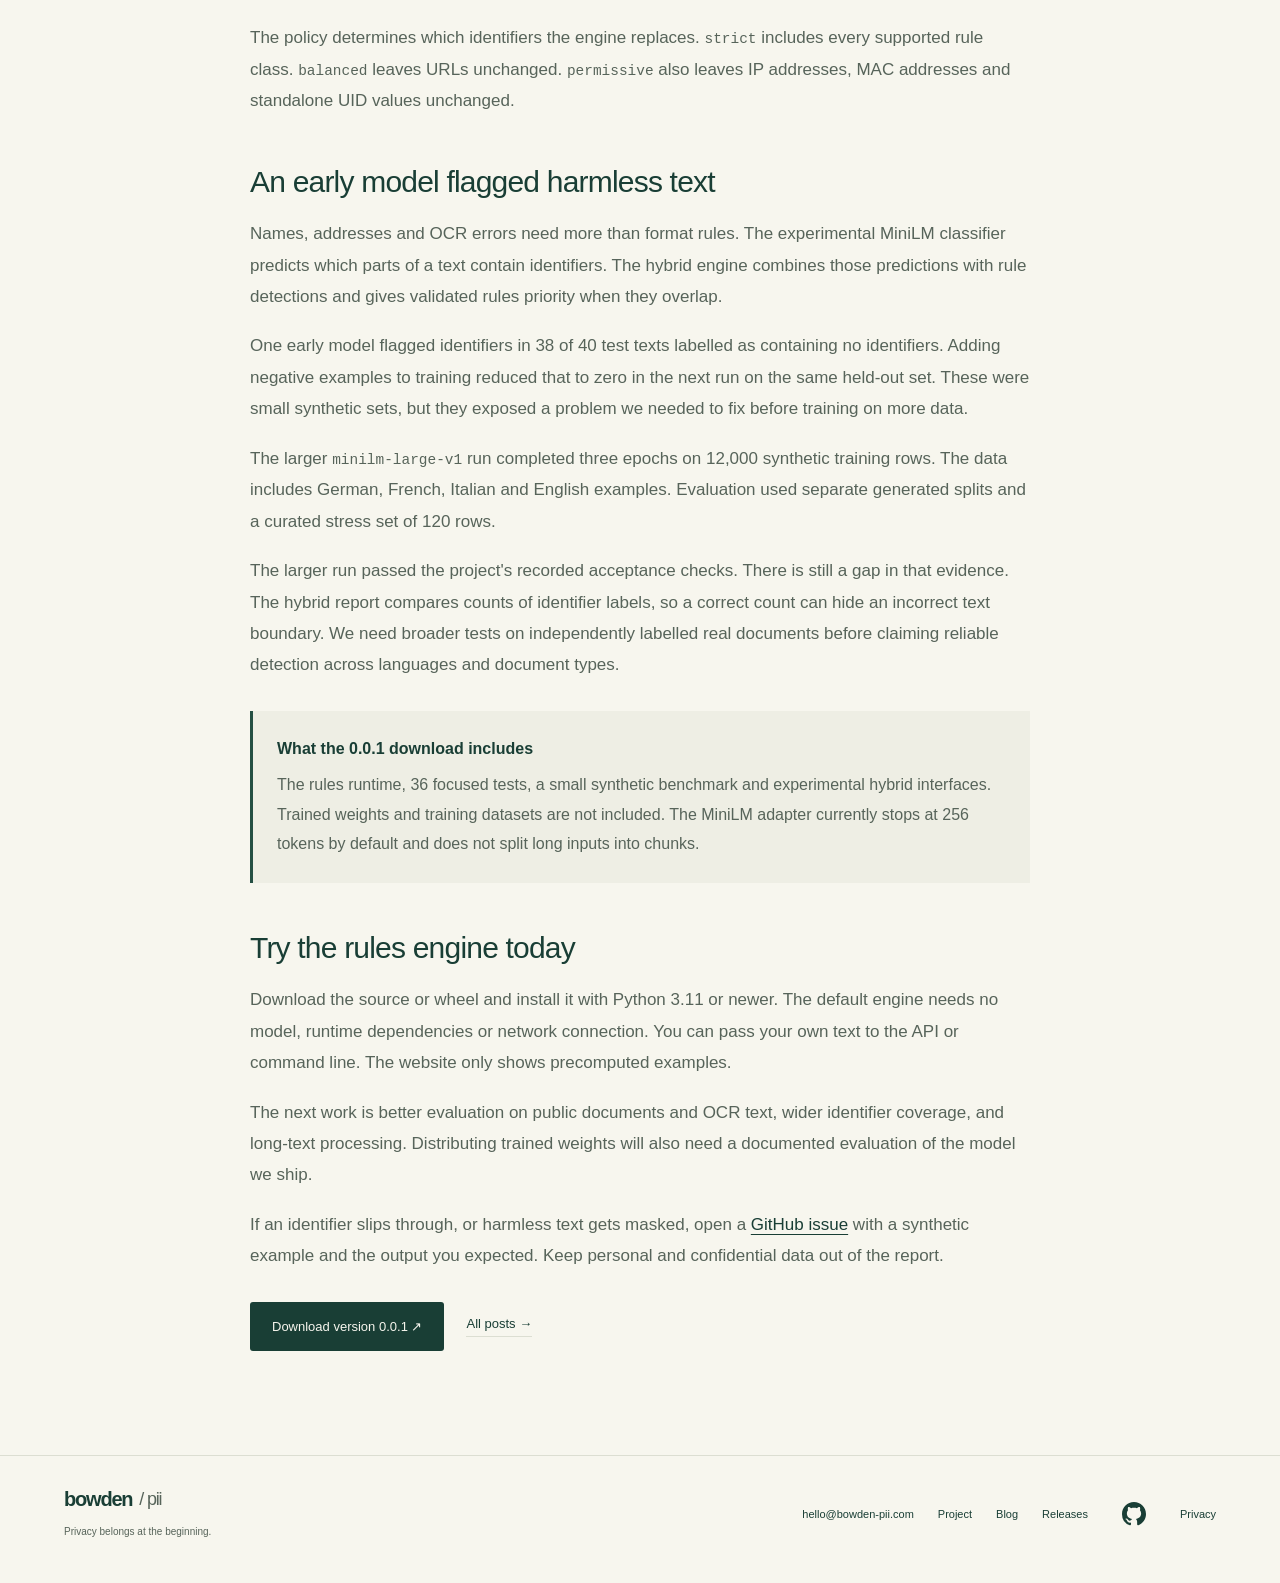
<file: website/blog/why-bowden-pii.html>
<!doctype html>
<html lang="en">
  <head>
    <meta charset="utf-8" />
    <meta name="viewport" content="width=device-width, initial-scale=1" />
    <meta name="theme-color" content="#193e35" />
    <title>Why Bowden-PII starts with local redaction</title>
    <meta
      name="description"
      content="What the 0.0.1 redactor can do, what we learned from training MiniLM, and what still needs work."
    />
    <meta
      property="og:title"
      content="Why Bowden-PII starts with local redaction"
    />
    <meta
      property="og:description"
      content="What the 0.0.1 redactor can do, what we learned from training MiniLM, and what still needs work."
    />
    <meta property="og:type" content="article" />
    <meta
      property="og:url"
      content="https://bowden-pii.com/blog/why-bowden-pii.html"
    />
    <link
      rel="canonical"
      href="https://bowden-pii.com/blog/why-bowden-pii.html"
    />
    <link rel="alternate" hreflang="en" href="why-bowden-pii.html" />
    <link rel="alternate" hreflang="de" href="../de/blog/why-bowden-pii.html" />
    <link rel="alternate" hreflang="x-default" href="why-bowden-pii.html" />
    <link rel="icon" href="../favicon.svg" type="image/svg+xml" />
    <link rel="stylesheet" href="../styles.css" />
    <script
      defer
      src="https://wave.21nauts.com/script.js"
      data-website-id="644a56e2-530f-4fff-8960-3c9409307aeb"
    ></script>
  </head>
  <body>
    <a class="skip-link" href="#main">Skip to content</a>
    <header class="site-header">
      <a class="brand" href="../index.html" aria-label="Bowden-PII Home"
        ><span class="brand-mark" aria-hidden="true">b<span></span></span
        >bowden<span class="brand-suffix">/ pii</span></a
      >
      <nav aria-label="Main navigation">
        <a href="../project.html">Project</a><a href="index.html">Blog</a
        ><a href="../releases/index.html">Releases</a
        ><a href="../index.html#about">About</a>
      </nav>
      <a
        class="header-cta github-link"
        href="https://github.com/48Nauts-Operator/bowden-pii"
        aria-label="Bowden-PII on GitHub"
        title="Bowden-PII on GitHub"
        ><svg
          xmlns="http://www.w3.org/2000/svg"
          class="github-logo"
          width="24"
          height="24"
          aria-hidden="true"
          focusable="false"
          viewBox="0 0 16 16"
        >
          <path
            d="M6.766 11.328c-2.063-.25-3.516-1.734-3.516-3.656 0-.781.281-1.625.75-2.188-.203-.515-.172-1.609.063-2.062.625-.078 1.468.25 1.968.703.594-.187 1.219-.281 1.985-.281.765 0 1.39.094 1.953.265.484-.437 1.344-.765 1.969-.687.218.422.25 1.515.046 2.047.5.593.766 1.39.766 2.203 0 1.922-1.453 3.375-3.547 3.64.531.344.89 1.094.89 1.954v1.625c0 .468.391.734.86.547C13.781 14.359 16 11.53 16 8.03 16 3.61 12.406 0 7.984 0 3.563 0 0 3.61 0 8.031a7.88 7.88 0 0 0 5.172 7.422c.422.156.828-.125.828-.547v-1.25c-.219.094-.5.156-.75.156-1.031 0-1.64-.562-2.078-1.609-.172-.422-.36-.672-.719-.719-.187-.015-.25-.093-.25-.187 0-.188.313-.328.625-.328.453 0 .844.281 1.25.86.313.452.64.655 1.031.655s.641-.14 1-.5c.266-.265.47-.5.657-.656"
          /></svg
      ></a>
      <div class="language-switch" role="group" aria-label="Language">
        <a
          href="why-bowden-pii.html"
          lang="en"
          hreflang="en"
          aria-label="English"
          aria-current="page"
          >EN</a
        ><a
          href="../de/blog/why-bowden-pii.html"
          lang="de"
          hreflang="de"
          aria-label="Deutsch"
          >DE</a
        >
      </div>
    </header>
    <nav class="mobile-site-nav" aria-label="More navigation">
      <a href="../project.html">Project</a><a href="index.html">Blog</a
      ><a href="../releases/index.html">Releases</a
      ><a
        href="https://github.com/48Nauts-Operator/bowden-pii"
        class="github-link"
        aria-label="Bowden-PII on GitHub"
        title="Bowden-PII on GitHub"
        ><svg
          xmlns="http://www.w3.org/2000/svg"
          class="github-logo"
          width="24"
          height="24"
          aria-hidden="true"
          focusable="false"
          viewBox="0 0 16 16"
        >
          <path
            d="M6.766 11.328c-2.063-.25-3.516-1.734-3.516-3.656 0-.781.281-1.625.75-2.188-.203-.515-.172-1.609.063-2.062.625-.078 1.468.25 1.968.703.594-.187 1.219-.281 1.985-.281.765 0 1.39.094 1.953.265.484-.437 1.344-.765 1.969-.687.218.422.25 1.515.046 2.047.5.593.766 1.39.766 2.203 0 1.922-1.453 3.375-3.547 3.64.531.344.89 1.094.89 1.954v1.625c0 .468.391.734.86.547C13.781 14.359 16 11.53 16 8.03 16 3.61 12.406 0 7.984 0 3.563 0 0 3.61 0 8.031a7.88 7.88 0 0 0 5.172 7.422c.422.156.828-.125.828-.547v-1.25c-.219.094-.5.156-.75.156-1.031 0-1.64-.562-2.078-1.609-.172-.422-.36-.672-.719-.719-.187-.015-.25-.093-.25-.187 0-.188.313-.328.625-.328.453 0 .844.281 1.25.86.313.452.64.655 1.031.655s.641-.14 1-.5c.266-.265.47-.5.657-.656"
          /></svg
      ></a>
    </nav>
    <main id="main" class="journal-wrap">
      <p class="eyebrow">WHY WE ARE BUILDING / 01</p>
      <h1>Why Bowden-PII starts<br />with local redaction.</h1>
      <p class="journal-intro">
        Version 0.0.1 can replace supported personal identifiers before text
        leaves your computer. Here is how it works and where the model training
        stands.
      </p>
      <div class="journal-meta">
        <time datetime="2026-09-18">18 September 2026</time
        ><span>Bowden-PII</span><span>Developer preview 0.0.1</span>
      </div>
      <div class="article-body">
        <p>
          A customer asks for a payment update. Their message includes an IBAN
          and an email address. Bowden-PII lets an application replace those
          values with <code>[IBAN_1]</code> and <code>[EMAIL_1]</code> before
          sending the request to an AI service for summarisation.
        </p>
        <p>
          That is the starting point for this project. Run detection locally,
          keep the original values there, and send the text with placeholders.
          The first public release, 0.0.1, gives developers a Python API and a
          command-line tool to try this with their own text.
        </p>
        <h2>Why name it after Caspar Bowden?</h2>
        <p>
          Caspar Bowden studied who could access data held by cloud services,
          including through government surveillance. He co-founded the
          Foundation for Information Policy Research and was Microsoft's chief
          privacy adviser for Europe, the Middle East and Africa.
          <a href="https://edri.org/our-work/remembering-caspar-bowden/"
            >EDRi's remembrance</a
          >
          describes his work and independence.
        </p>
        <p>
          His work is a reason to ask what an application should send to a cloud
          service in the first place. Bowden-PII addresses one part of that
          question by removing supported identifiers before transmission. The
          name is an independent tribute, without affiliation or endorsement
          from his estate.
        </p>
        <h2>What happens to the text</h2>
        <p>
          The rules engine checks Swiss AHV/AVS, UID/CHE and VAT identifiers,
          IBAN and QR-IBAN, and payment-card numbers. It validates checksums
          where the format provides one. It also detects email addresses,
          conservative Swiss phone patterns, URLs, IP addresses and MAC
          addresses.
        </p>
        <pre><code>from bowden_pii import redact

result = redact("Contact <!--email_off-->mia@example.ch<!--/email_off-->", policy="strict")
print(result.redacted)
# Contact [EMAIL_1]</code></pre>
        <p>
          If the same normalized value occurs twice, it gets the same
          placeholder within that result. A separate map holds the originals.
          Keep that map local. The CLI's full <code>--json</code> output also
          includes it, so forward <code>result.redacted</code> when you want the
          masked text. The audit summary omits the original values.
        </p>
        <p>
          The policy determines which identifiers the engine replaces.
          <code>strict</code> includes every supported rule class.
          <code>balanced</code> leaves URLs unchanged.
          <code>permissive</code> also leaves IP addresses, MAC addresses and
          standalone UID values unchanged.
        </p>
        <h2>An early model flagged harmless text</h2>
        <p>
          Names, addresses and OCR errors need more than format rules. The
          experimental MiniLM classifier predicts which parts of a text contain
          identifiers. The hybrid engine combines those predictions with rule
          detections and gives validated rules priority when they overlap.
        </p>
        <p>
          One early model flagged identifiers in 38 of 40 test texts labelled as
          containing no identifiers. Adding negative examples to training
          reduced that to zero in the next run on the same held-out set. These
          were small synthetic sets, but they exposed a problem we needed to fix
          before training on more data.
        </p>
        <p>
          The larger <code>minilm-large-v1</code> run completed three epochs on
          12,000 synthetic training rows. The data includes German, French,
          Italian and English examples. Evaluation used separate generated
          splits and a curated stress set of 120 rows.
        </p>
        <p>
          The larger run passed the project's recorded acceptance checks. There
          is still a gap in that evidence. The hybrid report compares counts of
          identifier labels, so a correct count can hide an incorrect text
          boundary. We need broader tests on independently labelled real
          documents before claiming reliable detection across languages and
          document types.
        </p>
        <div class="journal-note">
          <strong>What the 0.0.1 download includes</strong>
          <p>
            The rules runtime, 36 focused tests, a small synthetic benchmark and
            experimental hybrid interfaces. Trained weights and training
            datasets are not included. The MiniLM adapter currently stops at 256
            tokens by default and does not split long inputs into chunks.
          </p>
        </div>
        <h2>Try the rules engine today</h2>
        <p>
          Download the source or wheel and install it with Python 3.11 or newer.
          The default engine needs no model, runtime dependencies or network
          connection. You can pass your own text to the API or command line. The
          website only shows precomputed examples.
        </p>
        <p>
          The next work is better evaluation on public documents and OCR text,
          wider identifier coverage, and long-text processing. Distributing
          trained weights will also need a documented evaluation of the model we
          ship.
        </p>
        <p>
          If an identifier slips through, or harmless text gets masked, open a
          <a href="https://github.com/48Nauts-Operator/bowden-pii/issues"
            >GitHub issue</a
          >
          with a synthetic example and the output you expected. Keep personal
          and confidential data out of the report.
        </p>
      </div>
      <div class="journal-actions">
        <a
          class="button button-primary"
          href="https://github.com/48Nauts-Operator/bowden-pii/releases/tag/v0.0.1"
          >Download version 0.0.1 ↗</a
        ><a class="text-link" href="./">All posts →</a>
      </div>
    </main>
    <footer class="site-footer section-wrap">
      <div>
        <a class="brand" href="../index.html"
          >bowden<span class="brand-suffix">/ pii</span></a
        >
        <p>Privacy belongs at the beginning.</p>
      </div>
      <div class="footer-links">
        <!--email_off--><a
          class="contact-link"
          href="mailto:hello@bowden-pii.com"
          >hello@bowden-pii.com</a
        ><!--/email_off-->
        <a href="../project.html">Project</a><a href="index.html">Blog</a
        ><a href="../releases/index.html">Releases</a
        ><a
          href="https://github.com/48Nauts-Operator/bowden-pii"
          class="github-link"
          aria-label="Bowden-PII on GitHub"
          title="Bowden-PII on GitHub"
          ><svg
            xmlns="http://www.w3.org/2000/svg"
            class="github-logo"
            width="24"
            height="24"
            aria-hidden="true"
            focusable="false"
            viewBox="0 0 16 16"
          >
            <path
              d="M6.766 11.328c-2.063-.25-3.516-1.734-3.516-3.656 0-.781.281-1.625.75-2.188-.203-.515-.172-1.609.063-2.062.625-.078 1.468.25 1.968.703.594-.187 1.219-.281 1.985-.281.765 0 1.39.094 1.953.265.484-.437 1.344-.765 1.969-.687.218.422.25 1.515.046 2.047.5.593.766 1.39.766 2.203 0 1.922-1.453 3.375-3.547 3.64.531.344.89 1.094.89 1.954v1.625c0 .468.391.734.86.547C13.781 14.359 16 11.53 16 8.03 16 3.61 12.406 0 7.984 0 3.563 0 0 3.61 0 8.031a7.88 7.88 0 0 0 5.172 7.422c.422.156.828-.125.828-.547v-1.25c-.219.094-.5.156-.75.156-1.031 0-1.64-.562-2.078-1.609-.172-.422-.36-.672-.719-.719-.187-.015-.25-.093-.25-.187 0-.188.313-.328.625-.328.453 0 .844.281 1.25.86.313.452.64.655 1.031.655s.641-.14 1-.5c.266-.265.47-.5.657-.656"
            /></svg></a
        ><a href="../project.html#privacy">Privacy</a>
      </div>
    </footer>
  </body>
</html>
</file>
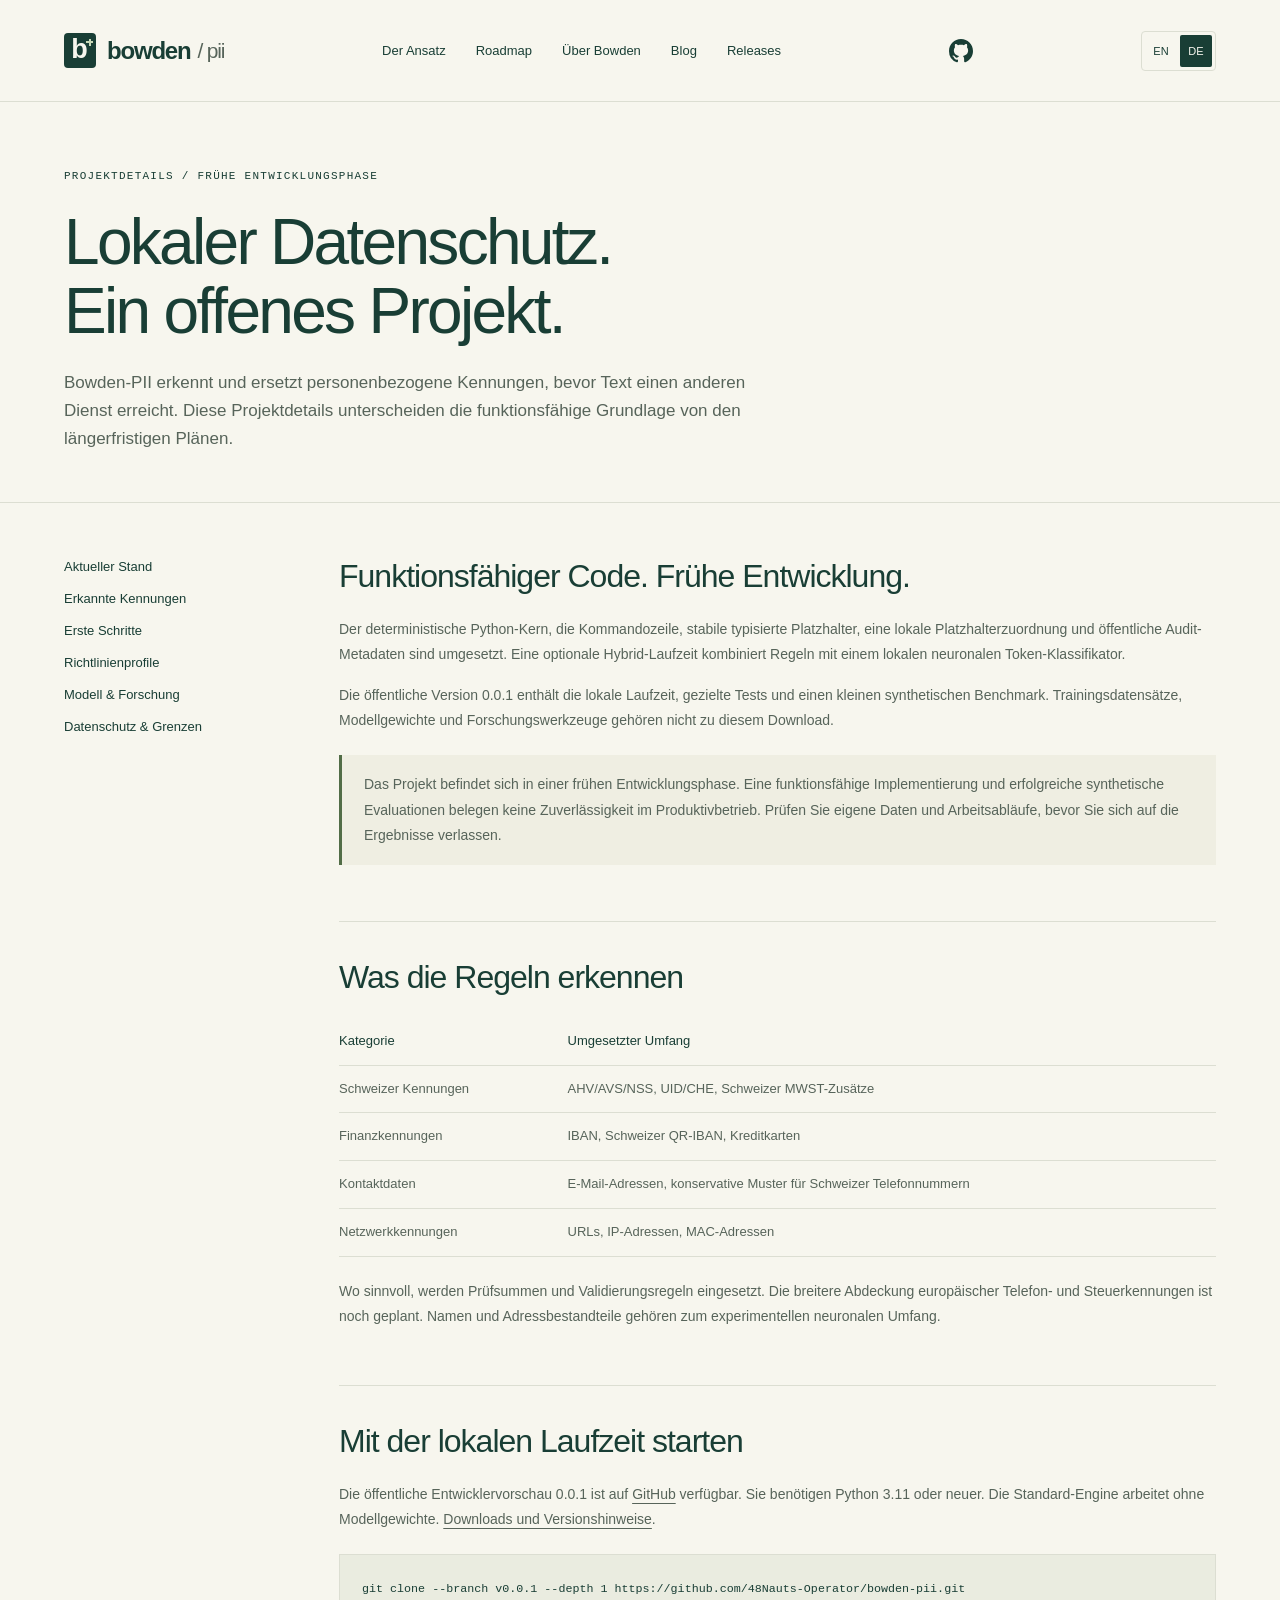
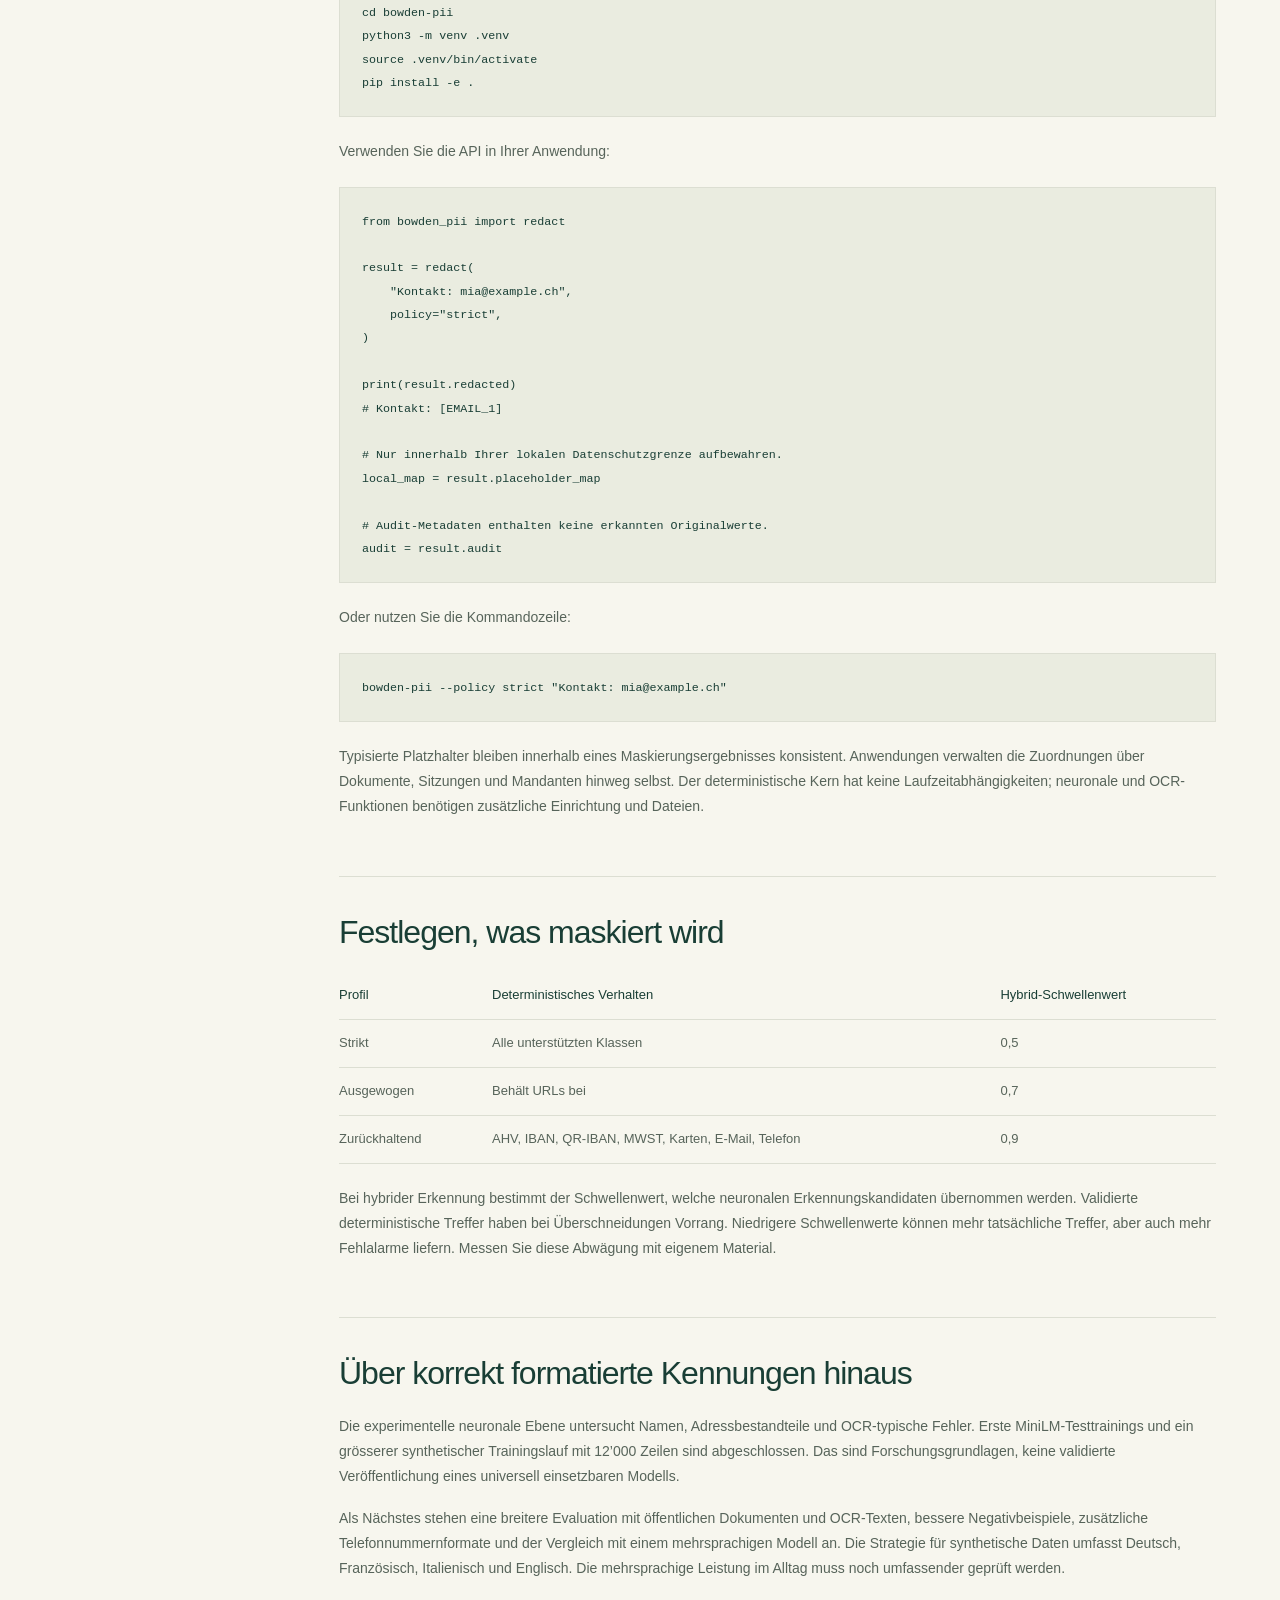
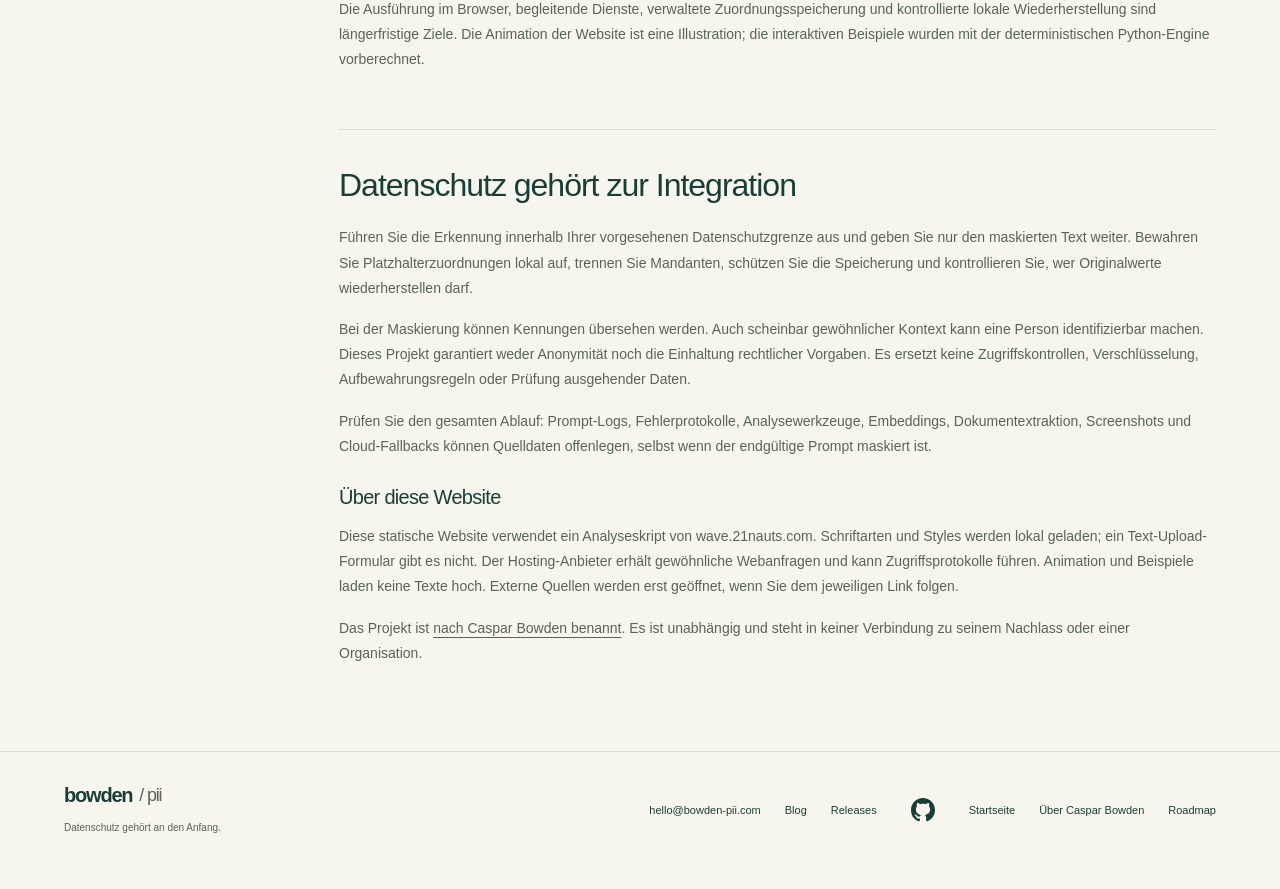
<file: website/de/project.html>
<!doctype html>
<html lang="de">
  <head>
    <meta charset="utf-8" />
    <meta name="viewport" content="width=device-width, initial-scale=1" />
    <meta name="theme-color" content="#193e35" />
    <meta
      name="description"
      content="Bowden-PII im Detail: aktuelle Funktionen, lokale Python-Nutzung, experimentelle Modelle, Datenschutzverantwortung und Roadmap."
    />
    <title>Projektdetails — Bowden-PII</title>
    <link rel="icon" href="../favicon.svg" type="image/svg+xml" />
    <link rel="stylesheet" href="../styles.css" />
    <link rel="alternate" hreflang="en" href="../project.html" />
    <link rel="alternate" hreflang="de" href="./project.html" />
    <link rel="alternate" hreflang="x-default" href="../project.html" />
    <link rel="canonical" href="https://bowden-pii.com/de/project.html" />
    <script
      defer
      src="https://wave.21nauts.com/script.js"
      data-website-id="644a56e2-530f-4fff-8960-3c9409307aeb"
    ></script>
  </head>
  <body>
    <a class="skip-link" href="#main">Zum Inhalt springen</a>
    <header class="site-header">
      <a class="brand" href="./" aria-label="Bowden-PII Startseite"
        ><span class="brand-mark" aria-hidden="true">b<span></span></span
        >bowden<span class="brand-suffix">/ pii</span></a
      >
      <nav aria-label="Hauptnavigation">
        <a href="./#approach">Der Ansatz</a><a href="./#roadmap">Roadmap</a
        ><a href="./#about">Über Bowden</a> <a href="./blog/">Blog</a
        ><a href="./releases/">Releases</a>
      </nav>
      <a
        class="header-cta github-link"
        href="https://github.com/48Nauts-Operator/bowden-pii"
        aria-label="Bowden-PII auf GitHub"
        title="Bowden-PII auf GitHub"
        ><svg
          xmlns="http://www.w3.org/2000/svg"
          class="github-logo"
          width="24"
          height="24"
          aria-hidden="true"
          focusable="false"
          viewBox="0 0 16 16"
        >
          <path
            d="M6.766 11.328c-2.063-.25-3.516-1.734-3.516-3.656 0-.781.281-1.625.75-2.188-.203-.515-.172-1.609.063-2.062.625-.078 1.468.25 1.968.703.594-.187 1.219-.281 1.985-.281.765 0 1.39.094 1.953.265.484-.437 1.344-.765 1.969-.687.218.422.25 1.515.046 2.047.5.593.766 1.39.766 2.203 0 1.922-1.453 3.375-3.547 3.64.531.344.89 1.094.89 1.954v1.625c0 .468.391.734.86.547C13.781 14.359 16 11.53 16 8.03 16 3.61 12.406 0 7.984 0 3.563 0 0 3.61 0 8.031a7.88 7.88 0 0 0 5.172 7.422c.422.156.828-.125.828-.547v-1.25c-.219.094-.5.156-.75.156-1.031 0-1.64-.562-2.078-1.609-.172-.422-.36-.672-.719-.719-.187-.015-.25-.093-.25-.187 0-.188.313-.328.625-.328.453 0 .844.281 1.25.86.313.452.64.655 1.031.655s.641-.14 1-.5c.266-.265.47-.5.657-.656"
          /></svg
      ></a>
      <div class="language-switch" role="group" aria-label="Sprache">
        <a href="../project.html" lang="en" hreflang="en" aria-label="English"
          >EN</a
        ><a
          href="./project.html"
          lang="de"
          hreflang="de"
          aria-label="Deutsch"
          aria-current="page"
          >DE</a
        >
      </div>
    </header>
    <nav class="mobile-site-nav" aria-label="Weitere Navigation">
      <a href="./project.html">Projekt</a><a href="./blog/">Blog</a
      ><a href="./releases/">Releases</a
      ><a
        href="https://github.com/48Nauts-Operator/bowden-pii"
        class="github-link"
        aria-label="Bowden-PII auf GitHub"
        title="Bowden-PII auf GitHub"
        ><svg
          xmlns="http://www.w3.org/2000/svg"
          class="github-logo"
          width="24"
          height="24"
          aria-hidden="true"
          focusable="false"
          viewBox="0 0 16 16"
        >
          <path
            d="M6.766 11.328c-2.063-.25-3.516-1.734-3.516-3.656 0-.781.281-1.625.75-2.188-.203-.515-.172-1.609.063-2.062.625-.078 1.468.25 1.968.703.594-.187 1.219-.281 1.985-.281.765 0 1.39.094 1.953.265.484-.437 1.344-.765 1.969-.687.218.422.25 1.515.046 2.047.5.593.766 1.39.766 2.203 0 1.922-1.453 3.375-3.547 3.64.531.344.89 1.094.89 1.954v1.625c0 .468.391.734.86.547C13.781 14.359 16 11.53 16 8.03 16 3.61 12.406 0 7.984 0 3.563 0 0 3.61 0 8.031a7.88 7.88 0 0 0 5.172 7.422c.422.156.828-.125.828-.547v-1.25c-.219.094-.5.156-.75.156-1.031 0-1.64-.562-2.078-1.609-.172-.422-.36-.672-.719-.719-.187-.015-.25-.093-.25-.187 0-.188.313-.328.625-.328.453 0 .844.281 1.25.86.313.452.64.655 1.031.655s.641-.14 1-.5c.266-.265.47-.5.657-.656"
          /></svg
      ></a>
    </nav>
    <main id="main">
      <div class="guide-hero section-wrap">
        <p class="eyebrow">PROJEKTDETAILS / FRÜHE ENTWICKLUNGSPHASE</p>
        <h1>Lokaler Datenschutz.<br />Ein offenes Projekt.</h1>
        <p>
          Bowden-PII erkennt und ersetzt personenbezogene Kennungen, bevor Text
          einen anderen Dienst erreicht. Diese Projektdetails unterscheiden die
          funktionsfähige Grundlage von den längerfristigen Plänen.
        </p>
      </div>
      <div class="guide-layout section-wrap">
        <nav class="guide-nav" aria-label="Projektdetails">
          <a href="#status">Aktueller Stand</a
          ><a href="#coverage">Erkannte Kennungen</a
          ><a href="#getting-started">Erste Schritte</a
          ><a href="#policies">Richtlinienprofile</a
          ><a href="#research">Modell &amp; Forschung</a
          ><a href="#privacy">Datenschutz &amp; Grenzen</a>
        </nav>
        <div class="guide-content">
          <section id="status">
            <h2>Funktionsfähiger Code. Frühe Entwicklung.</h2>
            <p>
              Der deterministische Python-Kern, die Kommandozeile, stabile
              typisierte Platzhalter, eine lokale Platzhalterzuordnung und
              öffentliche Audit-Metadaten sind umgesetzt. Eine optionale
              Hybrid-Laufzeit kombiniert Regeln mit einem lokalen neuronalen
              Token-Klassifikator.
            </p>
            <p>
              Die öffentliche Version 0.0.1 enthält die lokale Laufzeit,
              gezielte Tests und einen kleinen synthetischen Benchmark.
              Trainingsdatensätze, Modellgewichte und Forschungswerkzeuge
              gehören nicht zu diesem Download.
            </p>
            <div class="guide-note">
              <p>
                Das Projekt befindet sich in einer frühen Entwicklungsphase.
                Eine funktionsfähige Implementierung und erfolgreiche
                synthetische Evaluationen belegen keine Zuverlässigkeit im
                Produktivbetrieb. Prüfen Sie eigene Daten und Arbeitsabläufe,
                bevor Sie sich auf die Ergebnisse verlassen.
              </p>
            </div>
          </section>
          <section id="coverage">
            <h2>Was die Regeln erkennen</h2>
            <table class="coverage-table">
              <thead>
                <tr>
                  <th scope="col">Kategorie</th>
                  <th scope="col">Umgesetzter Umfang</th>
                </tr>
              </thead>
              <tbody>
                <tr>
                  <td>Schweizer Kennungen</td>
                  <td>AHV/AVS/NSS, UID/CHE, Schweizer MWST-Zusätze</td>
                </tr>
                <tr>
                  <td>Finanzkennungen</td>
                  <td>IBAN, Schweizer QR-IBAN, Kreditkarten</td>
                </tr>
                <tr>
                  <td>Kontaktdaten</td>
                  <td>
                    E-Mail-Adressen, konservative Muster für Schweizer
                    Telefonnummern
                  </td>
                </tr>
                <tr>
                  <td>Netzwerkkennungen</td>
                  <td>URLs, IP-Adressen, MAC-Adressen</td>
                </tr>
              </tbody>
            </table>
            <p>
              Wo sinnvoll, werden Prüfsummen und Validierungsregeln eingesetzt.
              Die breitere Abdeckung europäischer Telefon- und Steuerkennungen
              ist noch geplant. Namen und Adressbestandteile gehören zum
              experimentellen neuronalen Umfang.
            </p>
          </section>
          <section id="getting-started">
            <h2>Mit der lokalen Laufzeit starten</h2>
            <p>
              Die öffentliche Entwicklervorschau 0.0.1 ist auf
              <a href="https://github.com/48Nauts-Operator/bowden-pii"
                >GitHub</a
              >
              verfügbar. Sie benötigen Python 3.11 oder neuer. Die
              Standard-Engine arbeitet ohne Modellgewichte.
              <a href="./releases/">Downloads und Versionshinweise</a>.
            </p>
            <pre><code>git clone --branch v0.0.1 --depth 1 https://github.com/48Nauts-Operator/bowden-pii.git
cd bowden-pii
python3 -m venv .venv
source .venv/bin/activate
pip install -e .</code></pre>
            <p>Verwenden Sie die API in Ihrer Anwendung:</p>
            <pre><code>from bowden_pii import redact

result = redact(
    &quot;Kontakt: <!--email_off-->mia@example.ch<!--/email_off-->&quot;,
    policy=&quot;strict&quot;,
)

print(result.redacted)
# Kontakt: [EMAIL_1]

# Nur innerhalb Ihrer lokalen Datenschutzgrenze aufbewahren.
local_map = result.placeholder_map

# Audit-Metadaten enthalten keine erkannten Originalwerte.
audit = result.audit</code></pre>
            <p>Oder nutzen Sie die Kommandozeile:</p>
            <pre><code>bowden-pii --policy strict &quot;Kontakt: <!--email_off-->mia@example.ch<!--/email_off-->&quot;</code></pre>
            <p>
              Typisierte Platzhalter bleiben innerhalb eines
              Maskierungsergebnisses konsistent. Anwendungen verwalten die
              Zuordnungen über Dokumente, Sitzungen und Mandanten hinweg selbst.
              Der deterministische Kern hat keine Laufzeitabhängigkeiten;
              neuronale und OCR-Funktionen benötigen zusätzliche Einrichtung und
              Dateien.
            </p>
          </section>
          <section id="policies">
            <h2>Festlegen, was maskiert wird</h2>
            <table class="coverage-table">
              <thead>
                <tr>
                  <th scope="col">Profil</th>
                  <th scope="col">Deterministisches Verhalten</th>
                  <th scope="col">Hybrid-Schwellenwert</th>
                </tr>
              </thead>
              <tbody>
                <tr>
                  <td>Strikt</td>
                  <td>Alle unterstützten Klassen</td>
                  <td>0,5</td>
                </tr>
                <tr>
                  <td>Ausgewogen</td>
                  <td>Behält URLs bei</td>
                  <td>0,7</td>
                </tr>
                <tr>
                  <td>Zurückhaltend</td>
                  <td>AHV, IBAN, QR-IBAN, MWST, Karten, E-Mail, Telefon</td>
                  <td>0,9</td>
                </tr>
              </tbody>
            </table>
            <p>
              Bei hybrider Erkennung bestimmt der Schwellenwert, welche
              neuronalen Erkennungskandidaten übernommen werden. Validierte
              deterministische Treffer haben bei Überschneidungen Vorrang.
              Niedrigere Schwellenwerte können mehr tatsächliche Treffer, aber
              auch mehr Fehlalarme liefern. Messen Sie diese Abwägung mit
              eigenem Material.
            </p>
          </section>
          <section id="research">
            <h2>Über korrekt formatierte Kennungen hinaus</h2>
            <p>
              Die experimentelle neuronale Ebene untersucht Namen,
              Adressbestandteile und OCR-typische Fehler. Erste
              MiniLM-Testtrainings und ein grösserer synthetischer Trainingslauf
              mit 12’000 Zeilen sind abgeschlossen. Das sind
              Forschungsgrundlagen, keine validierte Veröffentlichung eines
              universell einsetzbaren Modells.
            </p>
            <p>
              Als Nächstes stehen eine breitere Evaluation mit öffentlichen
              Dokumenten und OCR-Texten, bessere Negativbeispiele, zusätzliche
              Telefonnummernformate und der Vergleich mit einem mehrsprachigen
              Modell an. Die Strategie für synthetische Daten umfasst Deutsch,
              Französisch, Italienisch und Englisch. Die mehrsprachige Leistung
              im Alltag muss noch umfassender geprüft werden.
            </p>
            <p>
              Die Ausführung im Browser, begleitende Dienste, verwaltete
              Zuordnungsspeicherung und kontrollierte lokale Wiederherstellung
              sind längerfristige Ziele. Die Animation der Website ist eine
              Illustration; die interaktiven Beispiele wurden mit der
              deterministischen Python-Engine vorberechnet.
            </p>
          </section>
          <section id="privacy">
            <h2>Datenschutz gehört zur Integration</h2>
            <p>
              Führen Sie die Erkennung innerhalb Ihrer vorgesehenen
              Datenschutzgrenze aus und geben Sie nur den maskierten Text
              weiter. Bewahren Sie Platzhalterzuordnungen lokal auf, trennen Sie
              Mandanten, schützen Sie die Speicherung und kontrollieren Sie, wer
              Originalwerte wiederherstellen darf.
            </p>
            <p>
              Bei der Maskierung können Kennungen übersehen werden. Auch
              scheinbar gewöhnlicher Kontext kann eine Person identifizierbar
              machen. Dieses Projekt garantiert weder Anonymität noch die
              Einhaltung rechtlicher Vorgaben. Es ersetzt keine
              Zugriffskontrollen, Verschlüsselung, Aufbewahrungsregeln oder
              Prüfung ausgehender Daten.
            </p>
            <p>
              Prüfen Sie den gesamten Ablauf: Prompt-Logs, Fehlerprotokolle,
              Analysewerkzeuge, Embeddings, Dokumentextraktion, Screenshots und
              Cloud-Fallbacks können Quelldaten offenlegen, selbst wenn der
              endgültige Prompt maskiert ist.
            </p>
            <h3>Über diese Website</h3>
            <p>
              Diese statische Website verwendet ein Analyseskript von
              wave.21nauts.com. Schriftarten und Styles werden lokal geladen;
              ein Text-Upload-Formular gibt es nicht. Der Hosting-Anbieter
              erhält gewöhnliche Webanfragen und kann Zugriffsprotokolle führen.
              Animation und Beispiele laden keine Texte hoch. Externe Quellen
              werden erst geöffnet, wenn Sie dem jeweiligen Link folgen.
            </p>
            <p>
              Das Projekt ist <a href="./#about">nach Caspar Bowden benannt</a>.
              Es ist unabhängig und steht in keiner Verbindung zu seinem
              Nachlass oder einer Organisation.
            </p>
          </section>
        </div>
      </div>
    </main>
    <footer class="site-footer section-wrap">
      <div>
        <a class="brand" href="./"
          >bowden<span class="brand-suffix">/ pii</span></a
        >
        <p>Datenschutz gehört an den Anfang.</p>
      </div>
      <div class="footer-links">
        <!--email_off--><a
          class="contact-link"
          href="mailto:hello@bowden-pii.com"
          >hello@bowden-pii.com</a
        ><!--/email_off-->
        <a href="./blog/">Blog</a><a href="./releases/">Releases</a
        ><a
          href="https://github.com/48Nauts-Operator/bowden-pii"
          class="github-link"
          aria-label="Bowden-PII auf GitHub"
          title="Bowden-PII auf GitHub"
          ><svg
            xmlns="http://www.w3.org/2000/svg"
            class="github-logo"
            width="24"
            height="24"
            aria-hidden="true"
            focusable="false"
            viewBox="0 0 16 16"
          >
            <path
              d="M6.766 11.328c-2.063-.25-3.516-1.734-3.516-3.656 0-.781.281-1.625.75-2.188-.203-.515-.172-1.609.063-2.062.625-.078 1.468.25 1.968.703.594-.187 1.219-.281 1.985-.281.765 0 1.39.094 1.953.265.484-.437 1.344-.765 1.969-.687.218.422.25 1.515.046 2.047.5.593.766 1.39.766 2.203 0 1.922-1.453 3.375-3.547 3.64.531.344.89 1.094.89 1.954v1.625c0 .468.391.734.86.547C13.781 14.359 16 11.53 16 8.03 16 3.61 12.406 0 7.984 0 3.563 0 0 3.61 0 8.031a7.88 7.88 0 0 0 5.172 7.422c.422.156.828-.125.828-.547v-1.25c-.219.094-.5.156-.75.156-1.031 0-1.64-.562-2.078-1.609-.172-.422-.36-.672-.719-.719-.187-.015-.25-.093-.25-.187 0-.188.313-.328.625-.328.453 0 .844.281 1.25.86.313.452.64.655 1.031.655s.641-.14 1-.5c.266-.265.47-.5.657-.656"
            /></svg
        ></a>
        <a href="./">Startseite</a><a href="./#about">Über Caspar Bowden</a
        ><a href="./#roadmap">Roadmap</a>
      </div>
    </footer>
  </body>
</html>
</file>
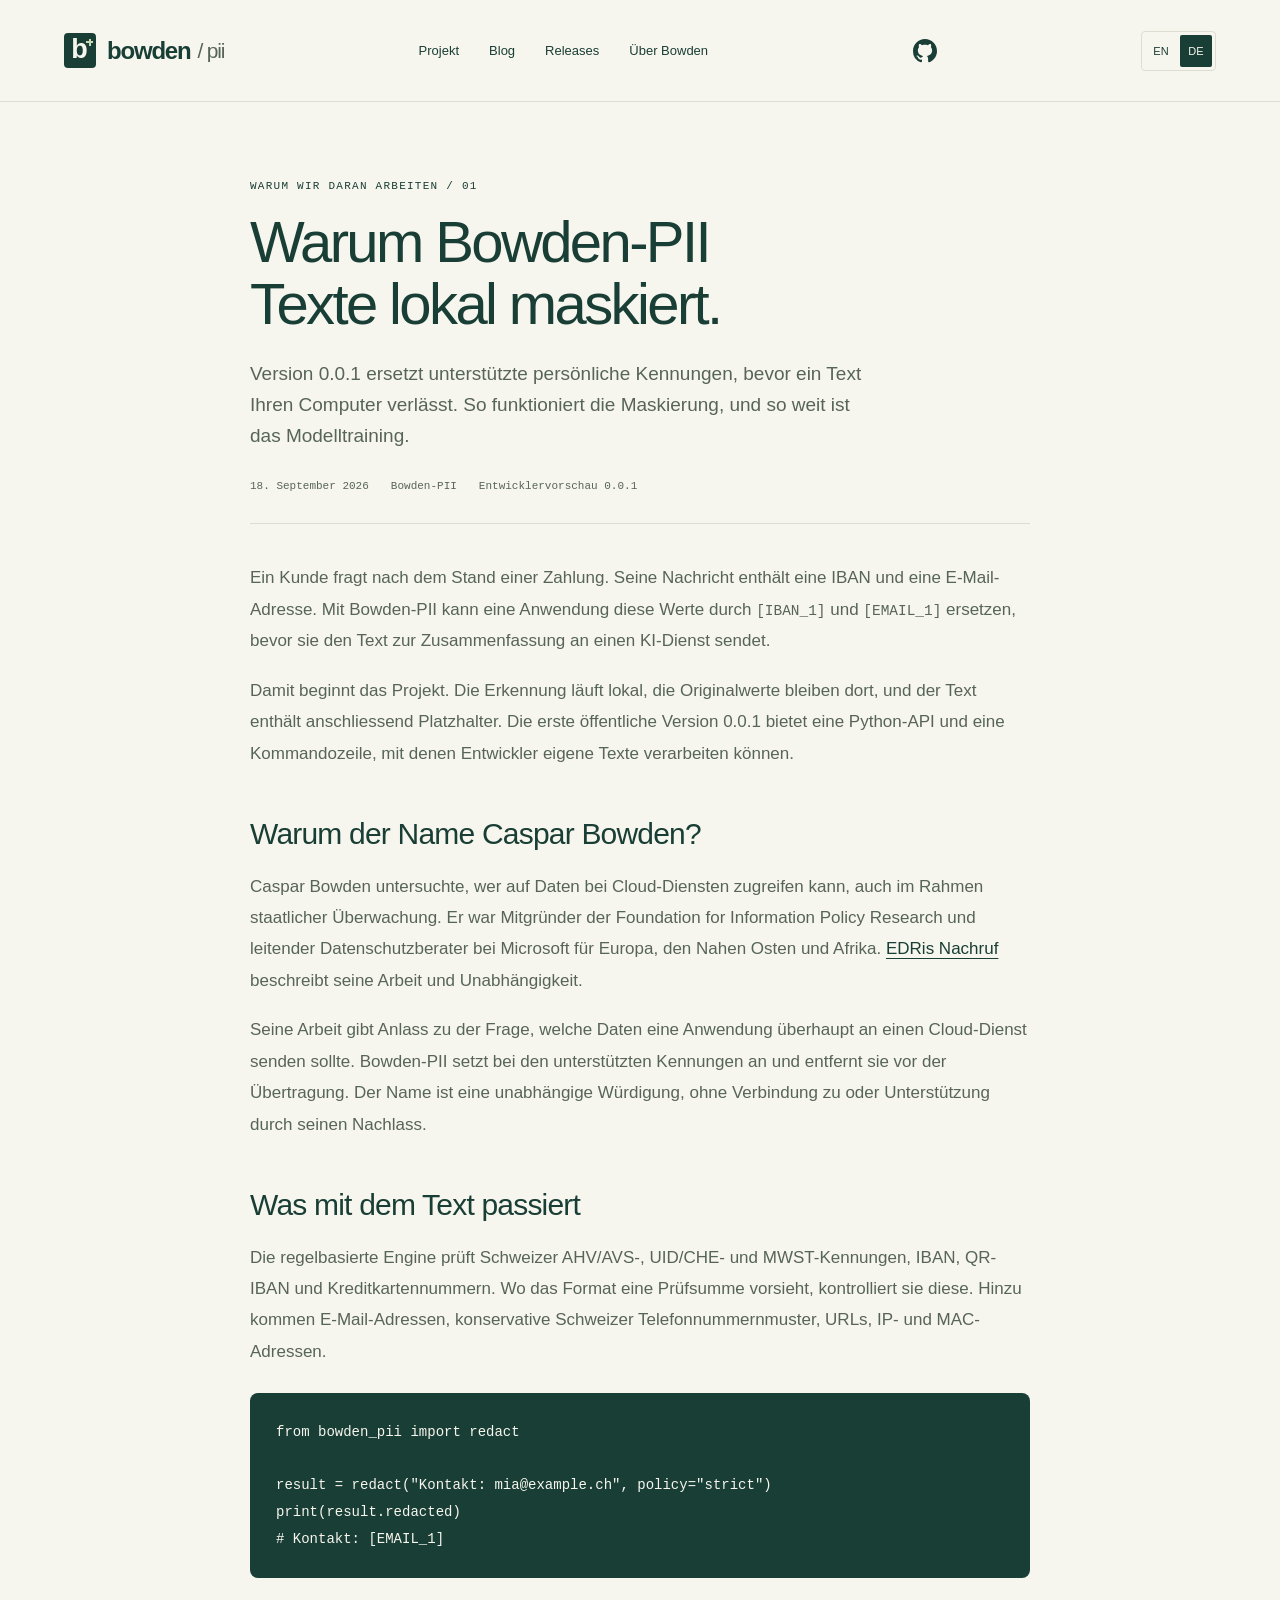
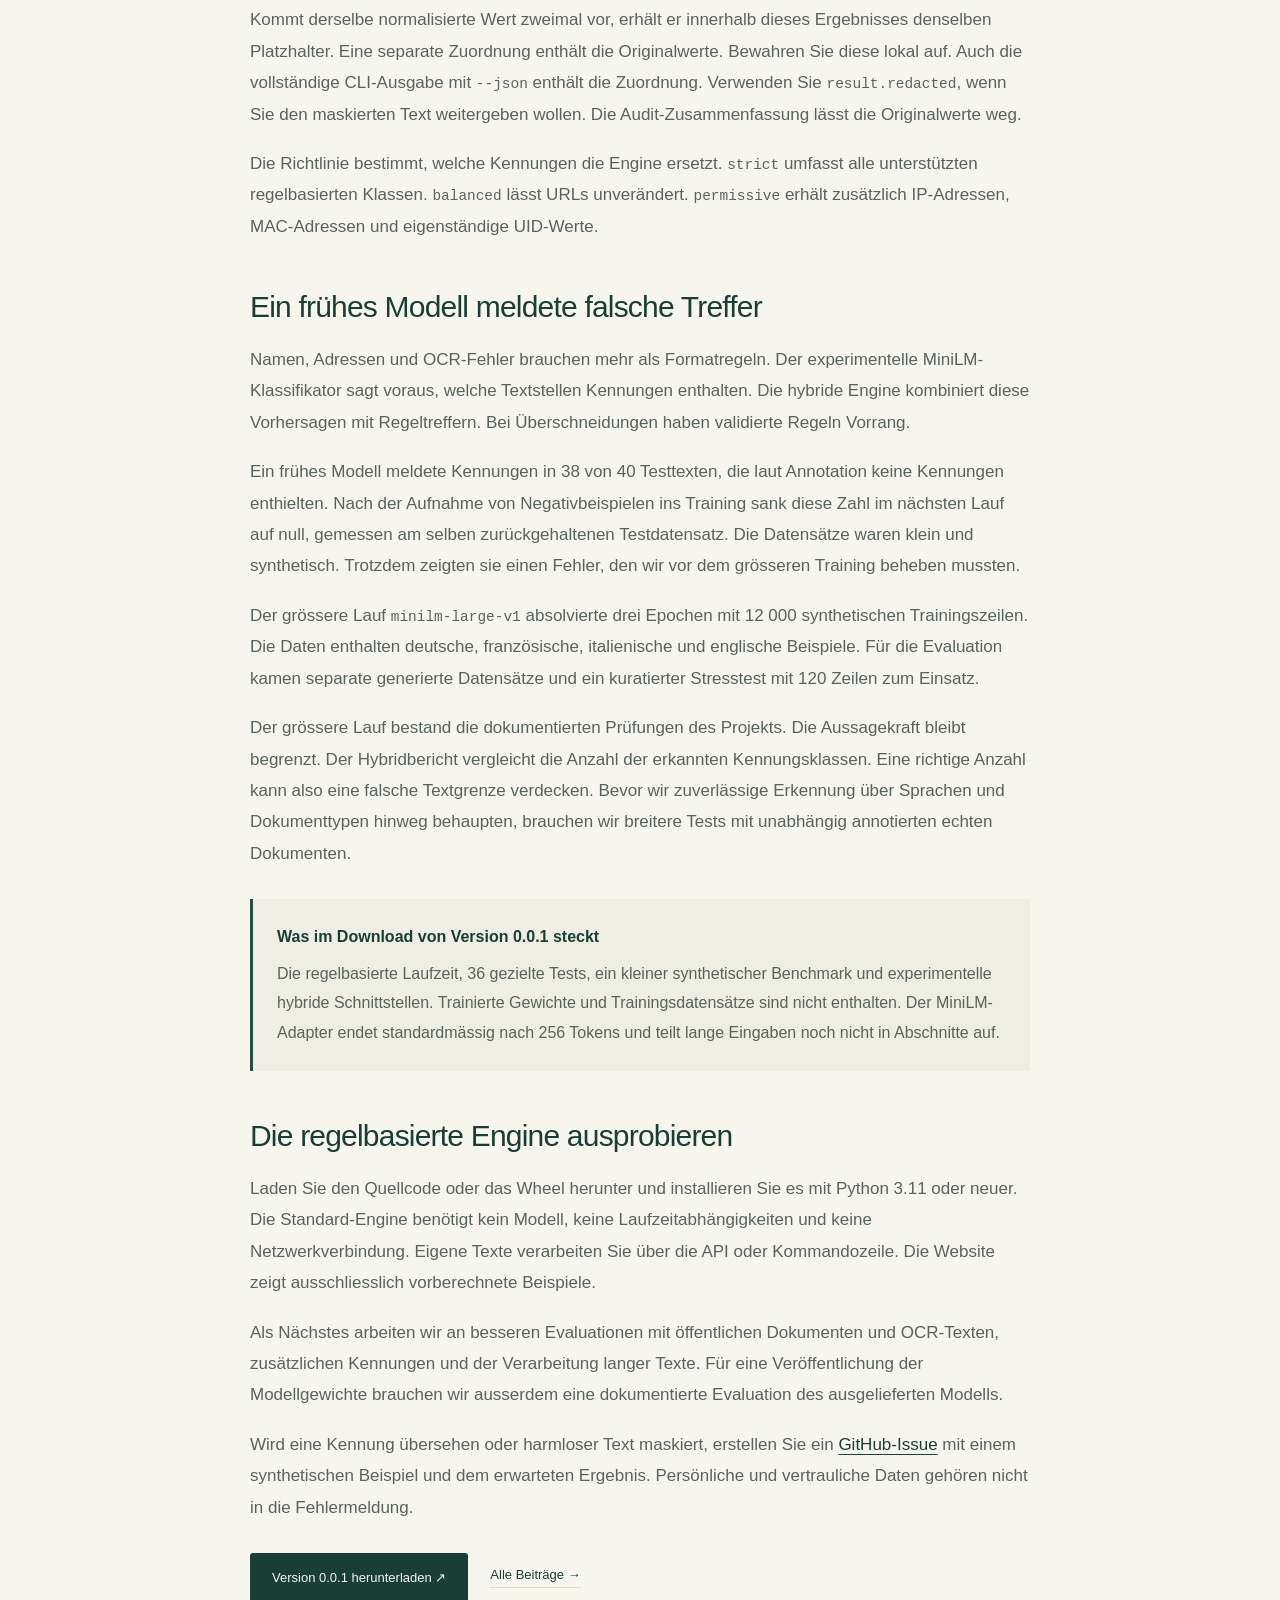
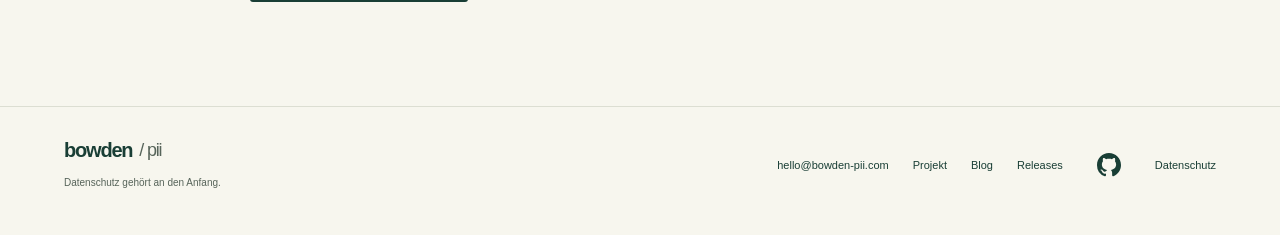
<file: website/de/blog/why-bowden-pii.html>
<!doctype html>
<html lang="de">
  <head>
    <meta charset="utf-8" />
    <meta name="viewport" content="width=device-width, initial-scale=1" />
    <meta name="theme-color" content="#193e35" />
    <title>Warum Bowden-PII Texte lokal maskiert</title>
    <meta
      name="description"
      content="Was die Maskierung in Version 0.0.1 kann, was das MiniLM-Training gezeigt hat und woran wir noch arbeiten."
    />
    <meta property="og:title" content="Warum Bowden-PII Texte lokal maskiert" />
    <meta
      property="og:description"
      content="Was die Maskierung in Version 0.0.1 kann, was das MiniLM-Training gezeigt hat und woran wir noch arbeiten."
    />
    <meta property="og:type" content="article" />
    <meta
      property="og:url"
      content="https://bowden-pii.com/de/blog/why-bowden-pii.html"
    />
    <link
      rel="canonical"
      href="https://bowden-pii.com/de/blog/why-bowden-pii.html"
    />
    <link rel="alternate" hreflang="en" href="../../blog/why-bowden-pii.html" />
    <link rel="alternate" hreflang="de" href="why-bowden-pii.html" />
    <link
      rel="alternate"
      hreflang="x-default"
      href="../../blog/why-bowden-pii.html"
    />
    <link rel="icon" href="../../favicon.svg" type="image/svg+xml" />
    <link rel="stylesheet" href="../../styles.css" />
    <script
      defer
      src="https://wave.21nauts.com/script.js"
      data-website-id="644a56e2-530f-4fff-8960-3c9409307aeb"
    ></script>
  </head>
  <body>
    <a class="skip-link" href="#main">Zum Inhalt springen</a>
    <header class="site-header">
      <a class="brand" href="../index.html" aria-label="Bowden-PII Home"
        ><span class="brand-mark" aria-hidden="true">b<span></span></span
        >bowden<span class="brand-suffix">/ pii</span></a
      >
      <nav aria-label="Hauptnavigation">
        <a href="../project.html">Projekt</a><a href="index.html">Blog</a
        ><a href="../releases/index.html">Releases</a
        ><a href="../index.html#about">Über Bowden</a>
      </nav>
      <a
        class="header-cta github-link"
        href="https://github.com/48Nauts-Operator/bowden-pii"
        aria-label="Bowden-PII auf GitHub"
        title="Bowden-PII auf GitHub"
        ><svg
          xmlns="http://www.w3.org/2000/svg"
          class="github-logo"
          width="24"
          height="24"
          aria-hidden="true"
          focusable="false"
          viewBox="0 0 16 16"
        >
          <path
            d="M6.766 11.328c-2.063-.25-3.516-1.734-3.516-3.656 0-.781.281-1.625.75-2.188-.203-.515-.172-1.609.063-2.062.625-.078 1.468.25 1.968.703.594-.187 1.219-.281 1.985-.281.765 0 1.39.094 1.953.265.484-.437 1.344-.765 1.969-.687.218.422.25 1.515.046 2.047.5.593.766 1.39.766 2.203 0 1.922-1.453 3.375-3.547 3.64.531.344.89 1.094.89 1.954v1.625c0 .468.391.734.86.547C13.781 14.359 16 11.53 16 8.03 16 3.61 12.406 0 7.984 0 3.563 0 0 3.61 0 8.031a7.88 7.88 0 0 0 5.172 7.422c.422.156.828-.125.828-.547v-1.25c-.219.094-.5.156-.75.156-1.031 0-1.64-.562-2.078-1.609-.172-.422-.36-.672-.719-.719-.187-.015-.25-.093-.25-.187 0-.188.313-.328.625-.328.453 0 .844.281 1.25.86.313.452.64.655 1.031.655s.641-.14 1-.5c.266-.265.47-.5.657-.656"
          /></svg
      ></a>
      <div class="language-switch" role="group" aria-label="Sprache">
        <a
          href="../../blog/why-bowden-pii.html"
          lang="en"
          hreflang="en"
          aria-label="English"
          >EN</a
        ><a
          href="why-bowden-pii.html"
          lang="de"
          hreflang="de"
          aria-label="Deutsch"
          aria-current="page"
          >DE</a
        >
      </div>
    </header>
    <nav class="mobile-site-nav" aria-label="Weitere Navigation">
      <a href="../project.html">Projekt</a><a href="index.html">Blog</a
      ><a href="../releases/index.html">Releases</a
      ><a
        href="https://github.com/48Nauts-Operator/bowden-pii"
        class="github-link"
        aria-label="Bowden-PII auf GitHub"
        title="Bowden-PII auf GitHub"
        ><svg
          xmlns="http://www.w3.org/2000/svg"
          class="github-logo"
          width="24"
          height="24"
          aria-hidden="true"
          focusable="false"
          viewBox="0 0 16 16"
        >
          <path
            d="M6.766 11.328c-2.063-.25-3.516-1.734-3.516-3.656 0-.781.281-1.625.75-2.188-.203-.515-.172-1.609.063-2.062.625-.078 1.468.25 1.968.703.594-.187 1.219-.281 1.985-.281.765 0 1.39.094 1.953.265.484-.437 1.344-.765 1.969-.687.218.422.25 1.515.046 2.047.5.593.766 1.39.766 2.203 0 1.922-1.453 3.375-3.547 3.64.531.344.89 1.094.89 1.954v1.625c0 .468.391.734.86.547C13.781 14.359 16 11.53 16 8.03 16 3.61 12.406 0 7.984 0 3.563 0 0 3.61 0 8.031a7.88 7.88 0 0 0 5.172 7.422c.422.156.828-.125.828-.547v-1.25c-.219.094-.5.156-.75.156-1.031 0-1.64-.562-2.078-1.609-.172-.422-.36-.672-.719-.719-.187-.015-.25-.093-.25-.187 0-.188.313-.328.625-.328.453 0 .844.281 1.25.86.313.452.64.655 1.031.655s.641-.14 1-.5c.266-.265.47-.5.657-.656"
          /></svg
      ></a>
    </nav>
    <main id="main" class="journal-wrap">
      <p class="eyebrow">WARUM WIR DARAN ARBEITEN / 01</p>
      <h1>Warum Bowden-PII<br />Texte lokal maskiert.</h1>
      <p class="journal-intro">
        Version 0.0.1 ersetzt unterstützte persönliche Kennungen, bevor ein Text
        Ihren Computer verlässt. So funktioniert die Maskierung, und so weit ist
        das Modelltraining.
      </p>
      <div class="journal-meta">
        <time datetime="2026-09-18">18. September 2026</time
        ><span>Bowden-PII</span><span>Entwicklervorschau 0.0.1</span>
      </div>
      <div class="article-body">
        <p>
          Ein Kunde fragt nach dem Stand einer Zahlung. Seine Nachricht enthält
          eine IBAN und eine E-Mail-Adresse. Mit Bowden-PII kann eine Anwendung
          diese Werte durch <code>[IBAN_1]</code> und <code>[EMAIL_1]</code>
          ersetzen, bevor sie den Text zur Zusammenfassung an einen KI-Dienst
          sendet.
        </p>
        <p>
          Damit beginnt das Projekt. Die Erkennung läuft lokal, die
          Originalwerte bleiben dort, und der Text enthält anschliessend
          Platzhalter. Die erste öffentliche Version 0.0.1 bietet eine
          Python-API und eine Kommandozeile, mit denen Entwickler eigene Texte
          verarbeiten können.
        </p>
        <h2>Warum der Name Caspar Bowden?</h2>
        <p>
          Caspar Bowden untersuchte, wer auf Daten bei Cloud-Diensten zugreifen
          kann, auch im Rahmen staatlicher Überwachung. Er war Mitgründer der
          Foundation for Information Policy Research und leitender
          Datenschutzberater bei Microsoft für Europa, den Nahen Osten und
          Afrika.
          <a href="https://edri.org/our-work/remembering-caspar-bowden/"
            >EDRis Nachruf</a
          >
          beschreibt seine Arbeit und Unabhängigkeit.
        </p>
        <p>
          Seine Arbeit gibt Anlass zu der Frage, welche Daten eine Anwendung
          überhaupt an einen Cloud-Dienst senden sollte. Bowden-PII setzt bei
          den unterstützten Kennungen an und entfernt sie vor der Übertragung.
          Der Name ist eine unabhängige Würdigung, ohne Verbindung zu oder
          Unterstützung durch seinen Nachlass.
        </p>
        <h2>Was mit dem Text passiert</h2>
        <p>
          Die regelbasierte Engine prüft Schweizer AHV/AVS-, UID/CHE- und
          MWST-Kennungen, IBAN, QR-IBAN und Kreditkartennummern. Wo das Format
          eine Prüfsumme vorsieht, kontrolliert sie diese. Hinzu kommen
          E-Mail-Adressen, konservative Schweizer Telefonnummernmuster, URLs,
          IP- und MAC-Adressen.
        </p>
        <pre><code>from bowden_pii import redact

result = redact("Kontakt: <!--email_off-->mia@example.ch<!--/email_off-->", policy="strict")
print(result.redacted)
# Kontakt: [EMAIL_1]</code></pre>
        <p>
          Kommt derselbe normalisierte Wert zweimal vor, erhält er innerhalb
          dieses Ergebnisses denselben Platzhalter. Eine separate Zuordnung
          enthält die Originalwerte. Bewahren Sie diese lokal auf. Auch die
          vollständige CLI-Ausgabe mit <code>--json</code> enthält die
          Zuordnung. Verwenden Sie <code>result.redacted</code>, wenn Sie den
          maskierten Text weitergeben wollen. Die Audit-Zusammenfassung lässt
          die Originalwerte weg.
        </p>
        <p>
          Die Richtlinie bestimmt, welche Kennungen die Engine ersetzt.
          <code>strict</code> umfasst alle unterstützten regelbasierten Klassen.
          <code>balanced</code> lässt URLs unverändert.
          <code>permissive</code> erhält zusätzlich IP-Adressen, MAC-Adressen
          und eigenständige UID-Werte.
        </p>
        <h2>Ein frühes Modell meldete falsche Treffer</h2>
        <p>
          Namen, Adressen und OCR-Fehler brauchen mehr als Formatregeln. Der
          experimentelle MiniLM-Klassifikator sagt voraus, welche Textstellen
          Kennungen enthalten. Die hybride Engine kombiniert diese Vorhersagen
          mit Regeltreffern. Bei Überschneidungen haben validierte Regeln
          Vorrang.
        </p>
        <p>
          Ein frühes Modell meldete Kennungen in 38 von 40 Testtexten, die laut
          Annotation keine Kennungen enthielten. Nach der Aufnahme von
          Negativbeispielen ins Training sank diese Zahl im nächsten Lauf auf
          null, gemessen am selben zurückgehaltenen Testdatensatz. Die
          Datensätze waren klein und synthetisch. Trotzdem zeigten sie einen
          Fehler, den wir vor dem grösseren Training beheben mussten.
        </p>
        <p>
          Der grössere Lauf <code>minilm-large-v1</code> absolvierte drei
          Epochen mit 12 000 synthetischen Trainingszeilen. Die Daten enthalten
          deutsche, französische, italienische und englische Beispiele. Für die
          Evaluation kamen separate generierte Datensätze und ein kuratierter
          Stresstest mit 120 Zeilen zum Einsatz.
        </p>
        <p>
          Der grössere Lauf bestand die dokumentierten Prüfungen des Projekts.
          Die Aussagekraft bleibt begrenzt. Der Hybridbericht vergleicht die
          Anzahl der erkannten Kennungsklassen. Eine richtige Anzahl kann also
          eine falsche Textgrenze verdecken. Bevor wir zuverlässige Erkennung
          über Sprachen und Dokumenttypen hinweg behaupten, brauchen wir
          breitere Tests mit unabhängig annotierten echten Dokumenten.
        </p>
        <div class="journal-note">
          <strong>Was im Download von Version 0.0.1 steckt</strong>
          <p>
            Die regelbasierte Laufzeit, 36 gezielte Tests, ein kleiner
            synthetischer Benchmark und experimentelle hybride Schnittstellen.
            Trainierte Gewichte und Trainingsdatensätze sind nicht enthalten.
            Der MiniLM-Adapter endet standardmässig nach 256 Tokens und teilt
            lange Eingaben noch nicht in Abschnitte auf.
          </p>
        </div>
        <h2>Die regelbasierte Engine ausprobieren</h2>
        <p>
          Laden Sie den Quellcode oder das Wheel herunter und installieren Sie
          es mit Python 3.11 oder neuer. Die Standard-Engine benötigt kein
          Modell, keine Laufzeitabhängigkeiten und keine Netzwerkverbindung.
          Eigene Texte verarbeiten Sie über die API oder Kommandozeile. Die
          Website zeigt ausschliesslich vorberechnete Beispiele.
        </p>
        <p>
          Als Nächstes arbeiten wir an besseren Evaluationen mit öffentlichen
          Dokumenten und OCR-Texten, zusätzlichen Kennungen und der Verarbeitung
          langer Texte. Für eine Veröffentlichung der Modellgewichte brauchen
          wir ausserdem eine dokumentierte Evaluation des ausgelieferten
          Modells.
        </p>
        <p>
          Wird eine Kennung übersehen oder harmloser Text maskiert, erstellen
          Sie ein
          <a href="https://github.com/48Nauts-Operator/bowden-pii/issues"
            >GitHub-Issue</a
          >
          mit einem synthetischen Beispiel und dem erwarteten Ergebnis.
          Persönliche und vertrauliche Daten gehören nicht in die Fehlermeldung.
        </p>
      </div>
      <div class="journal-actions">
        <a
          class="button button-primary"
          href="https://github.com/48Nauts-Operator/bowden-pii/releases/tag/v0.0.1"
          >Version 0.0.1 herunterladen ↗</a
        ><a class="text-link" href="./">Alle Beiträge →</a>
      </div>
    </main>
    <footer class="site-footer section-wrap">
      <div>
        <a class="brand" href="../index.html"
          >bowden<span class="brand-suffix">/ pii</span></a
        >
        <p>Datenschutz gehört an den Anfang.</p>
      </div>
      <div class="footer-links">
        <!--email_off--><a
          class="contact-link"
          href="mailto:hello@bowden-pii.com"
          >hello@bowden-pii.com</a
        ><!--/email_off-->
        <a href="../project.html">Projekt</a><a href="index.html">Blog</a
        ><a href="../releases/index.html">Releases</a
        ><a
          href="https://github.com/48Nauts-Operator/bowden-pii"
          class="github-link"
          aria-label="Bowden-PII auf GitHub"
          title="Bowden-PII auf GitHub"
          ><svg
            xmlns="http://www.w3.org/2000/svg"
            class="github-logo"
            width="24"
            height="24"
            aria-hidden="true"
            focusable="false"
            viewBox="0 0 16 16"
          >
            <path
              d="M6.766 11.328c-2.063-.25-3.516-1.734-3.516-3.656 0-.781.281-1.625.75-2.188-.203-.515-.172-1.609.063-2.062.625-.078 1.468.25 1.968.703.594-.187 1.219-.281 1.985-.281.765 0 1.39.094 1.953.265.484-.437 1.344-.765 1.969-.687.218.422.25 1.515.046 2.047.5.593.766 1.39.766 2.203 0 1.922-1.453 3.375-3.547 3.64.531.344.89 1.094.89 1.954v1.625c0 .468.391.734.86.547C13.781 14.359 16 11.53 16 8.03 16 3.61 12.406 0 7.984 0 3.563 0 0 3.61 0 8.031a7.88 7.88 0 0 0 5.172 7.422c.422.156.828-.125.828-.547v-1.25c-.219.094-.5.156-.75.156-1.031 0-1.64-.562-2.078-1.609-.172-.422-.36-.672-.719-.719-.187-.015-.25-.093-.25-.187 0-.188.313-.328.625-.328.453 0 .844.281 1.25.86.313.452.64.655 1.031.655s.641-.14 1-.5c.266-.265.47-.5.657-.656"
            /></svg></a
        ><a href="../project.html#privacy">Datenschutz</a>
      </div>
    </footer>
  </body>
</html>
</file>
<file: website/styles.css>
@charset "UTF-8";

:root {
  --paper: #f7f6ee;
  --ink: #193e35;
  --muted: #57645a;
  --line: #dcded2;
  --green: #244f42;
  --orange: #ac492a;
  --peach: #edac85;
  --soft: #eeeee4;
  --white: #fffef8;
  --mono: "SFMono-Regular", Consolas, "Liberation Mono", monospace;
  --sans: Inter, "Helvetica Neue", Helvetica, Arial, sans-serif;
}
* {
  box-sizing: border-box;
}
html {
  scroll-behavior: smooth;
  scroll-padding-top: 35px;
}
body {
  margin: 0;
  background: var(--paper);
  color: var(--ink);
  font-family: var(--sans);
  font-size: 16px;
  -webkit-font-smoothing: antialiased;
}
a {
  color: inherit;
  text-decoration: none;
}
button,
select {
  font: inherit;
}
button,
a,
select,
summary {
  -webkit-tap-highlight-color: transparent;
}
button,
select,
summary {
  cursor: pointer;
}
a:focus-visible,
button:focus-visible,
select:focus-visible,
summary:focus-visible {
  outline: 3px solid var(--orange);
  outline-offset: 6px;
}
::selection {
  background: #eab394;
  color: #193e35;
}
h1,
h2,
h3,
p {
  margin: 0;
}
h1,
h2,
h3 {
  font-weight: 500;
}
h2 {
  font-size: clamp(32px, 3.6vw, 49px);
  letter-spacing: -2px;
  line-height: 1.12;
}
h3 {
  font-size: 22px;
  letter-spacing: -0.7px;
  line-height: 1.3;
}
p {
  line-height: 1.65;
}
.section-wrap {
  max-width: 1280px;
  margin-inline: auto;
  padding-inline: 64px;
}
.eyebrow {
  font-family: var(--mono);
  font-size: 11px;
  font-weight: 500;
  letter-spacing: 1.25px;
  line-height: 1.5;
}
.status-dot {
  display: inline-block;
  width: 7px;
  height: 7px;
  border-radius: 50%;
  background: #58856b;
  margin-right: 9px;
  vertical-align: middle;
}
.skip-link {
  position: absolute;
  top: -80px;
  left: 20px;
  z-index: 5;
  background: var(--ink);
  color: white;
  padding: 14px;
}
.skip-link:focus {
  top: 10px;
}
.site-header {
  height: 102px;
  margin: auto;
  max-width: 1280px;
  padding: 0 64px;
  display: flex;
  align-items: center;
  justify-content: space-between;
  border-bottom: 1px solid var(--line);
  gap: 30px;
}
.brand {
  display: inline-flex;
  align-items: center;
  gap: 7px;
  font-size: 24px;
  letter-spacing: -1.2px;
  font-weight: 600;
  white-space: nowrap;
}
.brand-suffix {
  font-weight: 400;
  color: var(--muted);
  font-size: 21px;
}
.brand-mark {
  position: relative;
  background: var(--ink);
  color: var(--paper);
  font-size: 27px;
  font-weight: 600;
  line-height: 33px;
  width: 32px;
  height: 35px;
  text-align: center;
  margin-right: 4px;
  border-radius: 4px;
  letter-spacing: -2px;
  padding-right: 3px;
}
.brand-mark span {
  position: absolute;
  width: 7px;
  height: 2px;
  right: 3px;
  top: 8px;
  background: var(--peach);
}
.brand-mark span:after {
  content: "";
  position: absolute;
  background: var(--peach);
  width: 2px;
  height: 7px;
  left: 2.5px;
  top: -2.5px;
}
.site-header nav {
  display: flex;
  gap: 30px;
  font-size: 13px;
}
.site-header nav a:hover,
.footer-links a:hover {
  color: var(--orange);
}
.header-cta {
  border-bottom: 1px solid var(--ink);
  padding-block: 8px;
  font-size: 13px;
}
.header-cta span {
  margin-left: 16px;
}
.hero {
  padding-block: 78px 72px;
  display: grid;
  grid-template-columns: 1.15fr 1fr;
  gap: 36px;
  align-items: center;
}
.hero h1 {
  font-size: clamp(46px, 4.6vw, 64px);
  line-height: 1.04;
  letter-spacing: -3.2px;
  margin: 27px 0 25px;
}
.hero h1 em {
  font-family: Georgia, "Times New Roman", serif;
  font-weight: 400;
  color: var(--orange);
}
.hero-description {
  font-size: 17px;
  max-width: 455px;
  color: var(--muted);
  line-height: 1.7;
}
.hero-actions {
  display: flex;
  align-items: center;
  gap: 26px;
  margin: 30px 0 32px;
}
.button {
  display: inline-flex;
  gap: 30px;
  justify-content: space-between;
  align-items: center;
  padding: 17px 22px;
  font-size: 13px;
  border-radius: 3px;
  transition:
    background 0.15s,
    transform 0.15s;
}
.button:hover {
  transform: translateY(-2px);
}
.button-primary {
  background: var(--ink);
  color: var(--paper);
}
.button-primary:hover {
  background: #2e5e4e;
}
.text-link {
  font-size: 13px;
  display: inline-flex;
  align-items: center;
  gap: 20px;
  border-bottom: 1px solid var(--line);
  padding-bottom: 5px;
}
.text-link:hover {
  border-color: var(--orange);
  color: var(--orange);
}
.hero-note {
  display: flex;
  flex-wrap: wrap;
  align-items: center;
  gap: 8px;
  font-size: 10px;
  color: var(--muted);
}
.small-cross {
  background: var(--orange);
  color: white;
  font-size: 16px;
  font-weight: bold;
  line-height: 16px;
  text-align: center;
  width: 17px;
  height: 17px;
  border-radius: 2px;
}
.privacy-diagram {
  height: 418px;
  position: relative;
  border: 1px solid #d9ddd0;
  border-radius: 5px;
  background-color: #eeeee3;
  background-image: radial-gradient(#c9d0c0 0.8px, transparent 0.8px);
  background-size: 17px 17px;
  overflow: hidden;
}
.diagram-topline {
  position: absolute;
  inset: 18px 19px auto;
  display: flex;
  justify-content: space-between;
  font-family: var(--mono);
  font-size: 9px;
  letter-spacing: 1px;
  color: #697463;
}
.diagram-orbit {
  position: absolute;
  border: 1px solid #d3d9c9;
  border-radius: 50%;
  width: 390px;
  height: 390px;
  left: 50%;
  top: 50%;
  transform: translate(-50%, -50%);
}
.orbit-two {
  width: 295px;
  height: 295px;
}
.diagram-document {
  position: absolute;
  width: 218px;
  background: #fafaf2;
  top: 61px;
  left: 50%;
  transform: translateX(-50%) rotate(-5deg);
  border: 1px solid #c9d1c1;
  border-radius: 5px;
  box-shadow: 0 7px 20px #283e2310;
}
.document-heading {
  padding: 10px 14px;
  display: flex;
  gap: 8px;
  align-items: center;
  font-family: var(--mono);
  font-size: 9px;
  border-bottom: 1px solid var(--line);
}
.document-dot {
  margin-left: auto;
  width: 5px;
  height: 5px;
  background: #d89a76;
  border-radius: 50%;
}
.document-icon {
  font-size: 18px;
  line-height: 12px;
}
.document-body {
  padding: 13px 18px;
  font-family: var(--mono);
  font-size: 9px;
  color: var(--muted);
  display: flex;
  flex-wrap: wrap;
  column-gap: 7px;
  row-gap: 7px;
}
.document-body > span:first-child {
  width: 100%;
  margin-bottom: 2px;
}
.document-line,
.sensitive-line {
  display: inline-block;
  height: 7px;
  border-radius: 1px;
  width: 86px;
  background: #d9dfd1;
}
.document-line.short {
  width: 58px;
}
.sensitive-line {
  width: 70px;
  background: #eab799;
}
.sensitive-line.medium {
  width: 92px;
}
.connector-top {
  position: absolute;
  height: 23px;
  top: 191px;
  left: 50%;
  border-left: 1px solid #809886;
}
.diagram-engine {
  position: absolute;
  top: 210px;
  left: 50%;
  transform: translateX(-50%);
  width: 82%;
  max-width: 335px;
  background: var(--ink);
  color: var(--paper);
  display: flex;
  align-items: center;
  gap: 13px;
  padding: 16px 18px;
  border-radius: 4px;
  box-shadow: 0 7px 16px #243d2820;
}
.engine-symbol {
  font-size: 40px;
  line-height: 41px;
  font-weight: 600;
  letter-spacing: -3px;
  position: relative;
  padding-right: 10px;
}
.engine-symbol span {
  position: absolute;
  right: 0;
  top: 8px;
  width: 7px;
  height: 3px;
  background: var(--peach);
}
.diagram-engine strong {
  font-size: 18px;
  font-weight: 500;
  letter-spacing: -0.5px;
}
.diagram-engine > div > span {
  font-family: var(--mono);
  font-size: 7px;
  letter-spacing: 0.7px;
  display: block;
  margin-top: 6px;
  color: #bbcaba;
}
.engine-check {
  margin-left: auto;
  font-size: 12px;
  border: 1px solid #7b9980;
  border-radius: 50%;
  height: 22px;
  width: 22px;
  text-align: center;
  line-height: 20px;
  color: #bfcfae;
}
.diagram-boundary {
  position: absolute;
  top: 304px;
  left: 0;
  width: 100%;
  border-top: 1px dashed #93a288;
  display: flex;
  align-items: center;
  justify-content: space-between;
  padding: 0 19px;
  font-family: var(--mono);
  font-size: 7px;
  letter-spacing: 0.5px;
}
.diagram-boundary > span:not(.boundary-lock) {
  position: relative;
  top: -11px;
  background: #eeeee3;
  padding: 3px;
}
.boundary-lock {
  position: absolute;
  left: calc(50% - 13px);
  top: -13px;
  width: 26px;
  height: 26px;
  text-align: center;
  line-height: 23px;
  background: var(--paper);
  border: 1px solid #a6b09b;
  border-radius: 50%;
  font-size: 15px;
}
.diagram-output {
  position: absolute;
  top: 333px;
  left: 50%;
  transform: translateX(-50%);
  width: 240px;
  display: flex;
  gap: 7px;
  flex-wrap: wrap;
  align-items: center;
  justify-content: center;
}
.output-tag {
  font-family: var(--mono);
  font-size: 9px;
  border: 1px solid #c1cdb4;
  color: #3b5d41;
  padding: 4px 8px;
  background: #e0e8d7;
  border-radius: 3px;
}
.output-tag.small {
  font-size: 8px;
}
.output-line {
  height: 5px;
  background: #c9d1bf;
  width: 42px;
  border-radius: 2px;
}
.output-line.short {
  width: 88px;
}
.diagram-caption {
  position: absolute;
  bottom: 13px;
  width: 100%;
  text-align: center;
  font-size: 9px;
  color: var(--muted);
}
.diagram-caption .status-dot {
  height: 5px;
  width: 5px;
  margin-right: 3px;
}
.principles-strip {
  max-width: 1152px;
  margin: auto;
  display: grid;
  grid-template-columns: repeat(3, 1fr);
  border-block: 1px solid var(--line);
  padding: 23px 0;
  gap: 20px;
  font-size: 12px;
}
.principles-strip > div {
  text-align: center;
}
.principles-strip > div + div {
  border-left: 1px solid var(--line);
}
.principles-strip span {
  font-family: var(--mono);
  color: #7b8474;
  font-size: 10px;
  margin-right: 17px;
}
.approach {
  padding-block: 92px 88px;
}
.section-heading {
  display: grid;
  grid-template-columns: 1fr 1fr;
  gap: 20px 70px;
  align-items: end;
}
.section-heading .eyebrow {
  grid-column: 1/-1;
}
.section-heading > p:last-child {
  color: var(--muted);
  font-size: 15px;
  max-width: 470px;
}
.feature-grid {
  display: grid;
  grid-template-columns: repeat(3, 1fr);
  margin-top: 53px;
  gap: 0;
}
.feature {
  padding-right: 32px;
}
.feature + .feature {
  border-left: 1px solid var(--line);
  padding-left: 32px;
}
.feature:last-child {
  padding-right: 0;
}
.feature-number {
  font-family: var(--mono);
  font-size: 9px;
  letter-spacing: 1px;
  color: var(--muted);
}
.feature-icon {
  height: 83px;
  display: flex;
  align-items: center;
  font-family: var(--mono);
  font-size: 27px;
  letter-spacing: -2px;
}
.identifier-icon span {
  color: #ac7055;
  font-size: 22px;
}
.placeholder-icon span {
  color: var(--orange);
  font-size: 21px;
  margin-inline: 6px;
  letter-spacing: 0;
}
.neural-icon {
  gap: 8px;
}
.neural-icon i {
  width: 9px;
  height: 9px;
  border: 1px solid #50745d;
  border-radius: 50%;
  position: relative;
}
.neural-icon i:nth-child(even) {
  transform: translateY(-12px);
  background: #c7d0b9;
}
.neural-icon i:not(:last-child):after {
  content: "";
  width: 17px;
  height: 1px;
  background: #889a7f;
  position: absolute;
  left: 6px;
  top: -3px;
  transform: rotate(-35deg);
}
.neural-icon i:nth-child(even):after {
  transform: rotate(35deg);
  top: 9px;
}
.feature h3 {
  margin-bottom: 14px;
  font-size: 20px;
}
.feature p {
  font-size: 13px;
  color: var(--muted);
  line-height: 1.8;
}
.feature-label {
  font-family: var(--mono);
  display: block;
  font-size: 9px;
  color: #4e6752;
  margin-top: 22px;
}
.practice-section {
  background: #eaece0;
  border-block: 1px solid #dde0d3;
  padding-block: 76px 51px;
}
.practice-heading {
  display: flex;
  align-items: flex-end;
  justify-content: space-between;
  gap: 70px;
}
.practice-heading h2 {
  margin-top: 19px;
}
.practice-heading > p {
  max-width: 430px;
  font-size: 14px;
  color: var(--muted);
}
.example-toolbar {
  display: flex;
  justify-content: space-between;
  gap: 24px;
  align-items: center;
  margin-top: 39px;
  margin-bottom: 17px;
}
.sample-controls {
  display: flex;
  gap: 4px;
  padding: 4px;
  border: 1px solid #cdd3c4;
  border-radius: 5px;
}
.sample-button {
  border: 0;
  color: var(--muted);
  background: transparent;
  border-radius: 3px;
  padding: 10px 15px;
  font-size: 12px;
}
.sample-button:hover {
  background: #e0e4d7;
}
.sample-button.active {
  background: var(--ink);
  color: var(--paper);
}
.policy-control {
  display: flex;
  align-items: center;
  gap: 12px;
  font-size: 11px;
  color: var(--muted);
}
select {
  border: 1px solid #c9cebf;
  border-radius: 3px;
  background: transparent;
  padding: 9px 25px 9px 12px;
  color: var(--ink);
  font-size: 12px;
}
.example-panels {
  display: grid;
  grid-template-columns: 1fr 1fr;
  border: 1px solid #cfd4c4;
  border-radius: 5px;
  overflow: hidden;
  background: #f9f9f1;
}
.example-panel {
  min-width: 0;
  padding: 23px 26px;
}
.example-panel + .example-panel {
  border-left: 1px solid #cfd4c4;
  background: #f2f5e9;
}
.panel-label {
  display: flex;
  justify-content: space-between;
  gap: 8px;
  font-family: var(--mono);
  font-size: 9px;
  letter-spacing: 0.4px;
  color: #566852;
}
.panel-label > span:last-child {
  color: #707d66;
  font-size: 8px;
}
.tiny-dot {
  display: inline-block;
  width: 5px;
  height: 5px;
  border-radius: 50%;
  margin-right: 5px;
  vertical-align: middle;
}
.original-dot {
  background: var(--orange);
}
.redacted-dot {
  background: #648354;
}
.example-panel pre {
  font-family: var(--mono);
  font-size: 12px;
  line-height: 2.1;
  white-space: pre-wrap;
  overflow-wrap: anywhere;
  margin: 28px 0 24px;
  min-height: 154px;
  color: #4a584b;
}
.example-panel mark {
  background: #f5dfca;
  color: #804529;
  border-radius: 2px;
  padding: 2px 0;
}
.example-panel.redacted-panel mark {
  background: #dce8cd;
  color: #3d603a;
}
.panel-footnote {
  font-size: 10px;
  color: #65715e;
}
.example-summary {
  display: flex;
  align-items: center;
  justify-content: space-between;
  gap: 20px;
  margin-top: 15px;
  color: #4d6449;
  font-size: 11px;
}
.example-summary > span {
  font-family: var(--mono);
  font-size: 9px;
}
.policy-description {
  font-size: 11px;
  color: var(--muted);
  margin-top: 11px;
}
.noscript-note {
  font-size: 12px;
  margin-top: 15px;
}
.workflow-section {
  padding-block: 87px 74px;
}
.flow {
  display: grid;
  grid-template-columns: 1fr 65px 1.15fr 65px 1fr;
  align-items: center;
  gap: 15px;
  margin-top: 42px;
}
.flow > div {
  padding: 27px 24px;
}
.flow > div > span {
  font-family: var(--mono);
  font-size: 9px;
  color: var(--muted);
}
.flow strong {
  display: block;
  font-size: 22px;
  font-weight: 500;
  letter-spacing: -0.6px;
  margin: 17px 0 11px;
}
.flow p {
  font-size: 12px;
  line-height: 1.7;
  color: var(--muted);
}
.flow .flow-bowden {
  background: #eeeee4;
  border: 1px solid #d5dccb;
  border-radius: 4px;
}
.flow-arrow {
  text-align: center;
  color: #859078;
  font-size: 27px;
  font-weight: 300;
}
.boundary-note {
  display: flex;
  gap: 14px;
  align-items: baseline;
  border-top: 1px solid var(--line);
  padding-top: 20px;
  margin-top: 28px;
  font-size: 12px;
  color: var(--muted);
}
.boundary-note > span {
  font-size: 22px;
  color: #6f8567;
}
.boundary-note strong {
  font-weight: 500;
  color: var(--ink);
}
.roadmap-section {
  display: grid;
  grid-template-columns: 1fr 1.3fr;
  gap: 90px;
  padding-block: 64px 94px;
  border-top: 1px solid var(--line);
}
.roadmap-intro h2 {
  margin: 23px 0;
}
.roadmap-intro > p:not(.eyebrow) {
  font-size: 14px;
  color: var(--muted);
  margin-bottom: 26px;
  max-width: 340px;
}
.roadmap-stamp {
  font-family: var(--mono);
  font-size: 9px;
  letter-spacing: 0.6px;
  margin-top: 33px;
}
.roadmap-item {
  display: flex;
  gap: 24px;
  padding: 26px 0;
  border-bottom: 1px solid var(--line);
}
.roadmap-item:first-child {
  padding-top: 0;
}
.roadmap-item:last-child {
  border-bottom: 0;
  padding-bottom: 0;
}
.roadmap-index {
  font-family: var(--mono);
  font-size: 10px;
  line-height: 22px;
  color: #687e62;
}
.status-label {
  font-family: var(--mono);
  font-size: 8px;
  letter-spacing: 0.6px;
  display: inline-block;
  padding: 4px 7px;
  border-radius: 2px;
}
.available {
  background: #dfe8d2;
  color: #35563b;
}
.experimental {
  background: #f2e0cd;
  color: #815036;
}
.planned {
  background: #e7e9df;
  color: #596553;
}
.roadmap-item h3 {
  margin: 11px 0 9px;
  font-size: 21px;
}
.roadmap-item p {
  font-size: 13px;
  color: var(--muted);
  line-height: 1.75;
}
.get-started {
  background: var(--ink);
  color: var(--paper);
  border-radius: 5px;
  display: grid;
  grid-template-columns: 1fr 1fr;
  gap: 70px;
  max-width: 1152px;
  padding: 57px 48px;
}
.get-started .eyebrow {
  color: #becdb5;
  font-size: 9px;
}
.get-started h2 {
  margin: 21px 0;
  font-size: 42px;
}
.get-started p:not(.eyebrow) {
  font-size: 13px;
  color: #c4cebc;
  max-width: 365px;
  margin-bottom: 26px;
}
.button-light {
  background: var(--paper);
  color: var(--ink);
  padding: 14px 19px;
}
.button-light:hover {
  background: #dee7d4;
}
.code-preview {
  background: #14352e;
  border: 1px solid #426053;
  border-radius: 4px;
  align-self: center;
  overflow: hidden;
}
.code-topline {
  display: flex;
  justify-content: space-between;
  gap: 15px;
  padding: 16px 19px;
  border-bottom: 1px solid #34554a;
  color: #b9c8b0;
  font-family: var(--mono);
  font-size: 8px;
  letter-spacing: 0.6px;
}
.code-topline > span:last-child {
  color: #66836b;
  font-size: 7px;
}
.code-preview pre {
  margin: 24px;
  font-family: var(--mono);
  font-size: 12px;
  line-height: 1.8;
  overflow: auto;
}
.code-preview > a {
  display: flex;
  justify-content: space-between;
  font-size: 11px;
  padding: 15px 22px;
  border-top: 1px solid #34554a;
  color: #c3d2b9;
}
.code-preview > a:hover {
  background: #23493c;
}
.code-muted {
  color: #cbb6da;
}
.code-string {
  color: #ddc396;
}
.code-comment {
  color: #97b39b;
}
.faq-section {
  padding-block: 89px 86px;
  display: grid;
  grid-template-columns: 1fr 1.4fr;
  gap: 75px;
}
.faq-section h2 {
  margin-top: 19px;
  font-size: 38px;
}
.faq-items details {
  border-bottom: 1px solid var(--line);
  padding: 18px 0;
}
.faq-items details:first-child {
  padding-top: 0;
}
.faq-items summary {
  display: flex;
  justify-content: space-between;
  gap: 20px;
  font-size: 14px;
  list-style: none;
  line-height: 1.6;
}
.faq-items summary::-webkit-details-marker {
  display: none;
}
.faq-items summary span {
  font-size: 18px;
  color: #697f60;
}
.faq-items details[open] summary span {
  transform: rotate(45deg);
}
.faq-items details p {
  font-size: 13px;
  color: var(--muted);
  padding-top: 16px;
  padding-right: 25px;
}
.site-footer {
  border-top: 1px solid var(--line);
  display: flex;
  justify-content: space-between;
  gap: 30px;
  align-items: center;
  padding-block: 32px 38px;
}
.site-footer .brand {
  font-size: 20px;
}
.site-footer .brand-suffix {
  font-size: 18px;
}
.site-footer .brand-mark {
  width: 26px;
  height: 29px;
  font-size: 23px;
  line-height: 28px;
}
.site-footer > div > p {
  font-size: 10px;
  color: var(--muted);
  margin-top: 13px;
}
.footer-links {
  display: flex;
  gap: 24px;
  font-size: 11px;
}
.footer-note {
  font-size: 10px;
  color: var(--muted);
  text-align: right;
}

/* The project guide shares the landing page's visual language. */
.guide-hero {
  padding-block: 66px 49px;
  border-bottom: 1px solid var(--line);
}
.guide-hero h1 {
  font-size: clamp(42px, 5vw, 64px);
  line-height: 1.08;
  letter-spacing: -2.7px;
  margin: 23px 0;
}
.guide-hero > p:last-child {
  max-width: 690px;
  color: var(--muted);
  font-size: 17px;
}
.guide-layout {
  display: grid;
  grid-template-columns: 210px 1fr;
  gap: 65px;
  padding-block: 56px 85px;
}
.guide-nav {
  align-self: start;
  position: sticky;
  top: 30px;
  display: flex;
  flex-direction: column;
  gap: 17px;
  font-size: 13px;
}
.guide-nav > a:hover {
  color: var(--orange);
}
.guide-content {
  min-width: 0;
}
.guide-content section + section {
  margin-top: 56px;
  padding-top: 38px;
  border-top: 1px solid var(--line);
}
.guide-content h2 {
  font-size: 32px;
  letter-spacing: -1px;
  margin-bottom: 22px;
}
.guide-content h3 {
  font-size: 20px;
  margin: 25px 0 14px;
}
.guide-content p,
.guide-content li {
  color: var(--muted);
  font-size: 14px;
  line-height: 1.8;
}
.guide-content p + p {
  margin-top: 16px;
}
.guide-content ul,
.guide-content ol {
  padding-left: 22px;
}
.guide-content li + li {
  margin-top: 8px;
}
.guide-content a:not(.button) {
  text-decoration: underline;
  text-underline-offset: 4px;
}
.guide-content code {
  font-family: var(--mono);
  font-size: 0.9em;
  overflow-wrap: anywhere;
}
.guide-content pre {
  background: #eaece0;
  border: 1px solid var(--line);
  padding: 22px;
  margin-block: 22px;
  font-size: 13px;
  line-height: 1.8;
  overflow-x: auto;
}
.guide-note {
  border-left: 3px solid var(--orange);
  background: #efeee2;
  padding: 17px 22px;
  margin-top: 22px;
}
.coverage-table {
  width: 100%;
  border-collapse: collapse;
  margin-block: 22px;
  text-align: left;
  font-size: 13px;
}
.coverage-table th {
  font-weight: 500;
  color: var(--ink);
}
.coverage-table td {
  color: var(--muted);
}
.coverage-table th,
.coverage-table td {
  padding: 13px 10px;
  border-bottom: 1px solid var(--line);
  line-height: 1.6;
}
.coverage-table th:first-child,
.coverage-table td:first-child {
  padding-left: 0;
}
.guide-content strong {
  color: var(--ink);
  font-weight: 600;
}
.guide-content .eyebrow {
  font-size: 10px;
}
.guide-content .status-label {
  margin-right: 8px;
}

@media (min-width: 1440px) {
  .hero {
    padding-block: 96px 88px;
  }
  .hero h1 {
    font-size: 65px;
  }
  .privacy-diagram {
    height: 436px;
  }
  .diagram-document {
    top: 69px;
  }
  .diagram-engine {
    top: 218px;
  }
  .diagram-boundary {
    top: 312px;
  }
  .diagram-output {
    top: 344px;
  }
}
@media (max-width: 1100px) {
  .section-wrap {
    padding-inline: 36px;
  }
  .site-header {
    padding-inline: 36px;
  }
  .hero {
    gap: 24px;
  }
  .hero h1 {
    font-size: 49px;
    letter-spacing: -2.7px;
  }
  .hero-description {
    font-size: 15px;
  }
  .hero-actions {
    gap: 19px;
  }
  .hero-note {
    font-size: 9px;
    gap: 6px;
  }
  .principles-strip {
    margin-inline: 36px;
  }
  .get-started {
    margin-inline: 36px;
    padding: 42px 32px;
    gap: 35px;
  }
  .site-header nav {
    gap: 21px;
  }
  .header-cta {
    font-size: 12px;
  }
  .roadmap-section {
    gap: 50px;
  }
  .feature {
    padding-right: 24px;
  }
  .feature + .feature {
    padding-left: 24px;
  }
  .flow {
    grid-template-columns: 1fr 30px 1.15fr 30px 1fr;
    gap: 8px;
  }
  .flow > div {
    padding: 24px 16px;
  }
  .guide-layout {
    gap: 35px;
    grid-template-columns: 170px 1fr;
  }
}
@media (max-width: 800px) {
  .site-header {
    height: 88px;
  }
  .site-header nav {
    gap: 17px;
    font-size: 12px;
  }
  .header-cta {
    display: none;
  }
  .hero {
    grid-template-columns: 1fr;
    gap: 44px;
    padding-block: 53px;
  }
  .hero h1 {
    font-size: clamp(48px, 8vw, 65px);
  }
  .hero-description {
    max-width: 570px;
    font-size: 17px;
  }
  .hero-note {
    font-size: 11px;
  }
  .privacy-diagram {
    width: 100%;
    max-width: 560px;
    height: 418px;
    justify-self: center;
  }
  .hero-actions {
    margin-bottom: 24px;
  }
  .hero-copy {
    max-width: 600px;
  }
  .principles-strip {
    font-size: 10px;
    gap: 12px;
    padding-block: 19px;
  }
  .principles-strip span {
    margin-right: 6px;
    font-size: 9px;
  }
  .approach {
    padding-block: 64px;
  }
  .section-heading {
    gap: 18px 35px;
  }
  .section-heading > p:last-child {
    font-size: 13px;
  }
  .feature-grid {
    margin-top: 35px;
  }
  .feature h3 {
    font-size: 18px;
  }
  .feature p {
    font-size: 12px;
  }
  .feature-label {
    font-size: 8px;
    line-height: 1.7;
  }
  .feature {
    padding-right: 19px;
  }
  .feature + .feature {
    padding-left: 19px;
  }
  .practice-section {
    padding-block: 56px 39px;
  }
  .practice-heading {
    gap: 35px;
  }
  .practice-heading > p {
    font-size: 13px;
    max-width: 300px;
  }
  .sample-button {
    padding: 9px 11px;
    font-size: 11px;
  }
  .example-panel {
    padding: 20px 17px;
  }
  .example-panel pre {
    font-size: 11px;
    min-height: 190px;
  }
  .panel-label > span:last-child {
    display: none;
  }
  .workflow-section {
    padding-block: 64px 55px;
  }
  .flow {
    grid-template-columns: 1fr 20px 1.15fr 20px 1fr;
    gap: 5px;
  }
  .flow > div {
    padding: 20px 12px;
  }
  .flow strong {
    font-size: 20px;
  }
  .flow p {
    font-size: 11px;
  }
  .flow p br {
    display: none;
  }
  .roadmap-section {
    gap: 40px;
    padding-block: 45px 65px;
  }
  .roadmap-intro > p:not(.eyebrow) {
    font-size: 13px;
  }
  .roadmap-item {
    gap: 16px;
  }
  .roadmap-item h3 {
    font-size: 19px;
  }
  .roadmap-item p {
    font-size: 12px;
  }
  .get-started {
    grid-template-columns: 1fr;
    gap: 32px;
    padding: 40px;
  }
  .get-started p:not(.eyebrow) {
    max-width: 500px;
  }
  .get-started h2 {
    font-size: 40px;
  }
  .code-preview {
    width: 100%;
  }
  .faq-section {
    padding-block: 64px;
    gap: 35px;
    grid-template-columns: 1fr 1.35fr;
  }
  .faq-section h2 {
    font-size: 32px;
  }
  .footer-links {
    gap: 15px;
    font-size: 10px;
    flex-wrap: wrap;
  }
  .footer-note {
    display: none;
  }
  .guide-layout {
    grid-template-columns: 1fr;
    gap: 37px;
  }
  .guide-nav {
    position: static;
    flex-direction: row;
    flex-wrap: wrap;
    gap: 17px;
    padding-bottom: 25px;
    border-bottom: 1px solid var(--line);
  }
}
@media (max-width: 540px) {
  .section-wrap {
    padding-inline: 23px;
  }
  .site-header {
    padding-inline: 23px;
    height: 80px;
    gap: 20px;
  }
  .brand {
    font-size: 22px;
    gap: 5px;
  }
  .brand-suffix {
    font-size: 18px;
  }
  .site-header nav a:first-child {
    display: none;
  }
  .site-header nav {
    gap: 15px;
    font-size: 11px;
  }
  .brand-mark {
    width: 28px;
    height: 31px;
    line-height: 30px;
    font-size: 25px;
  }
  .hero {
    padding-top: 41px;
    gap: 34px;
  }
  .hero .eyebrow {
    font-size: 9px;
    letter-spacing: 0.8px;
  }
  .hero h1 {
    font-size: 46px;
    letter-spacing: -2.7px;
    margin-top: 24px;
  }
  .hero-description {
    font-size: 15px;
  }
  .hero-actions {
    gap: 22px;
    margin-top: 25px;
  }
  .button {
    font-size: 12px;
    padding: 15px 17px;
    gap: 22px;
  }
  .text-link {
    font-size: 12px;
    gap: 11px;
  }
  .hero-note {
    font-size: 9px;
    gap: 6px;
  }
  .small-cross {
    width: 14px;
    height: 14px;
    line-height: 13px;
    font-size: 14px;
  }
  .privacy-diagram {
    height: 400px;
  }
  .diagram-document {
    top: 51px;
  }
  .diagram-engine {
    top: 197px;
    padding: 15px;
    width: 86%;
  }
  .diagram-boundary {
    top: 290px;
  }
  .diagram-output {
    top: 317px;
  }
  .diagram-caption {
    font-size: 8px;
    bottom: 16px;
  }
  .connector-top {
    top: 178px;
  }
  .diagram-topline {
    font-size: 8px;
  }
  .principles-strip {
    margin-inline: 23px;
    grid-template-columns: 1fr;
    gap: 0;
    padding-block: 5px;
  }
  .principles-strip > div {
    text-align: left;
    padding: 12px 0;
    font-size: 12px;
  }
  .principles-strip > div + div {
    border-left: 0;
    border-top: 1px solid var(--line);
  }
  .principles-strip span {
    margin-right: 22px;
  }
  .section-heading {
    grid-template-columns: 1fr;
    gap: 19px;
  }
  .section-heading > p:last-child {
    font-size: 14px;
    max-width: 420px;
  }
  h2 {
    font-size: 35px;
    letter-spacing: -1.5px;
  }
  .feature-grid {
    grid-template-columns: 1fr;
    margin-top: 39px;
  }
  .feature,
  .feature + .feature {
    padding: 25px 0;
    border-left: 0;
    border-top: 1px solid var(--line);
  }
  .feature:last-child {
    padding-bottom: 0;
  }
  .feature-icon {
    height: 66px;
  }
  .feature h3 {
    font-size: 22px;
    margin-bottom: 10px;
  }
  .feature p {
    font-size: 14px;
  }
  .feature-label {
    font-size: 10px;
    margin-top: 15px;
  }
  .practice-heading {
    display: block;
  }
  .practice-heading > p {
    max-width: none;
    margin-top: 22px;
    font-size: 14px;
  }
  .example-toolbar {
    flex-wrap: wrap;
    gap: 15px;
    margin-top: 27px;
  }
  .sample-controls {
    width: 100%;
    justify-content: space-between;
  }
  .sample-button {
    flex: 1;
    font-size: 10px;
    padding: 10px 7px;
  }
  .policy-control {
    margin-left: auto;
  }
  .example-panels {
    grid-template-columns: 1fr;
  }
  .example-panel {
    padding: 22px;
  }
  .example-panel + .example-panel {
    border-left: 0;
    border-top: 1px solid #cfd4c4;
  }
  .example-panel pre {
    min-height: 0;
    font-size: 11px;
    margin-top: 22px;
  }
  .example-summary {
    align-items: flex-start;
    flex-direction: column;
    gap: 3px;
    font-size: 11px;
  }
  .policy-description {
    font-size: 11px;
    margin-top: 15px;
  }
  .flow {
    grid-template-columns: 1fr;
    gap: 4px;
    margin-top: 23px;
  }
  .flow > div {
    padding: 22px;
  }
  .flow-arrow {
    transform: rotate(90deg);
    font-size: 22px;
  }
  .flow strong {
    font-size: 23px;
    margin: 12px 0 8px;
  }
  .flow p {
    font-size: 13px;
  }
  .boundary-note {
    font-size: 12px;
  }
  .roadmap-section {
    grid-template-columns: 1fr;
    gap: 39px;
    padding-top: 39px;
  }
  .roadmap-intro > p:not(.eyebrow) {
    font-size: 14px;
    max-width: none;
  }
  .roadmap-stamp {
    margin-top: 24px;
  }
  .roadmap-item {
    gap: 22px;
  }
  .roadmap-item h3 {
    font-size: 22px;
  }
  .roadmap-item p {
    font-size: 14px;
  }
  .get-started {
    margin-inline: 16px;
    padding: 33px 23px;
  }
  .get-started h2 {
    font-size: 36px;
    letter-spacing: -1.5px;
  }
  .get-started .eyebrow {
    font-size: 8px;
  }
  .code-preview pre {
    font-size: 10px;
    margin: 19px 15px;
  }
  .code-topline {
    padding-inline: 15px;
    font-size: 7px;
  }
  .faq-section {
    grid-template-columns: 1fr;
    gap: 36px;
    padding-block: 56px;
  }
  .faq-items summary {
    font-size: 14px;
  }
  .site-footer {
    align-items: flex-start;
    flex-direction: column;
    gap: 25px;
    padding-block: 29px;
  }
  .footer-links {
    font-size: 12px;
    gap: 22px;
  }
  .guide-hero {
    padding-block: 42px;
  }
  .guide-hero h1 {
    font-size: 43px;
  }
  .guide-hero > p:last-child {
    font-size: 15px;
  }
  .guide-layout {
    padding-top: 30px;
  }
  .guide-nav {
    font-size: 12px;
  }
  .guide-content h2 {
    font-size: 29px;
  }
  .coverage-table {
    font-size: 11px;
  }
  .coverage-table th,
  .coverage-table td {
    padding: 10px 6px;
  }
  .guide-content pre {
    padding: 16px;
    font-size: 11px;
  }
  .guide-note {
    padding: 15px;
  }
}
@media (prefers-reduced-motion: reduce) {
  html {
    scroll-behavior: auto;
  }
  *,
  *::before,
  *::after {
    transition: none !important;
    animation: none !important;
  }
}

/* Caspar Bowden's story and the interactive privacy field. */
:root {
  --orange: #526d47;
  --peach: #c7d8b7;
}
.hero h1 em {
  font-family: inherit;
  font-style: normal;
  color: inherit;
}
.about-section {
  display: grid;
  grid-template-columns: 1fr 1.4fr;
  gap: 80px;
  padding-block: 72px 85px;
  border-top: 1px solid var(--line);
}
.about-person h2 {
  font-size: 62px;
  line-height: 1.03;
  letter-spacing: -3px;
  margin: 24px 0;
}
.about-person > p:not(.eyebrow) {
  font-size: 15px;
  color: var(--muted);
}
.about-timeline {
  border-top: 1px solid var(--line);
  padding-top: 22px;
  margin-top: 25px;
  display: flex;
  flex-direction: column;
  gap: 17px;
}
.about-timeline > div {
  display: flex;
  gap: 17px;
  align-items: baseline;
}
.about-timeline dt {
  font-family: var(--mono);
  font-size: 10px;
  min-width: 35px;
}
.about-timeline dd {
  margin: 0;
  color: var(--muted);
  font-size: 12px;
}
.about-story {
  display: flex;
  flex-direction: column;
  gap: 21px;
}
.about-story > h3 {
  font-size: 35px;
  line-height: 1.2;
  letter-spacing: -1.6px;
}
.about-story p {
  font-size: 15px;
  line-height: 1.85;
  color: var(--muted);
}
.about-inspiration {
  border-left: 2px solid #78926c;
  padding: 17px 0 17px 23px;
}
.about-inspiration h4 {
  margin: 0 0 12px;
  font-weight: 500;
  font-size: 18px;
  letter-spacing: -0.4px;
}
.about-sources {
  display: flex;
  flex-wrap: wrap;
  gap: 13px 23px;
  font-size: 11px;
}
.about-sources a {
  text-decoration: underline;
  text-underline-offset: 4px;
}
.about-sources a:hover {
  color: var(--orange);
}
.source-ref {
  font-family: var(--mono);
  font-size: 10px;
  text-decoration: underline;
}
.about-story .about-disclaimer {
  font-size: 11px;
  line-height: 1.8;
}
.motion-section {
  padding-top: 76px;
  padding-bottom: 10px;
}
.motion-heading {
  display: flex;
  justify-content: space-between;
  align-items: flex-end;
  gap: 30px;
  margin-bottom: 27px;
}
.motion-heading h2 {
  margin-top: 17px;
  font-size: 39px;
}
.motion-heading > p {
  font-size: 13px;
  color: var(--muted);
}
.motion-stage {
  position: relative;
  background: #14382f;
  border: 1px solid #34584a;
  border-radius: 5px;
  height: 398px;
  overflow: hidden;
  color: #dce6d3;
  isolation: isolate;
}
.motion-stage canvas {
  position: absolute;
  inset: 0;
  width: 100%;
  height: 100%;
  display: none;
}
.motion-ready canvas {
  display: block;
}
.motion-topline,
.motion-bottomline {
  position: absolute;
  left: 26px;
  right: 26px;
  display: flex;
  justify-content: space-between;
  gap: 20px;
  font-family: var(--mono);
  font-size: 10px;
  letter-spacing: 0.8px;
  align-items: center;
  z-index: 1;
  pointer-events: none;
}
.motion-topline {
  top: 24px;
  color: #c0cfb5;
}
.motion-bottomline {
  bottom: 22px;
  color: #c0cfb5;
  font-size: 9px;
}
.motion-bottomline button {
  pointer-events: auto;
  background: #204638;
  border: 1px solid #68845e;
  color: #e2ebd8;
  border-radius: 3px;
  font-family: var(--sans);
  font-size: 11px;
  letter-spacing: 0;
  padding: 8px 12px;
  min-height: 34px;
}
.motion-bottomline button:hover {
  background: #315c45;
}
.motion-bottomline button:focus-visible {
  outline-color: #e0eccf;
}
.motion-bottomline button[hidden] {
  display: none;
}
.motion-note {
  font-size: 10px;
  color: var(--muted);
  margin-top: 12px;
}
.motion-fallback {
  display: flex;
  flex-direction: column;
  gap: 20px;
  align-items: center;
  justify-content: center;
  height: 100%;
  font-family: var(--mono);
  font-size: 15px;
}
.motion-ready .motion-fallback {
  position: absolute;
  width: 1px;
  height: 1px;
  padding: 0;
  overflow: hidden;
  clip-path: inset(50%);
  white-space: nowrap;
}
.motion-stage:not(.motion-ready) .motion-bottomline {
  display: none;
}
@media (max-width: 1100px) {
  .about-section {
    gap: 48px;
  }
  .about-person h2 {
    font-size: 54px;
  }
  .about-story > h3 {
    font-size: 32px;
  }
}
@media (max-width: 800px) {
  .about-section {
    gap: 30px;
  }
  .about-story p {
    font-size: 14px;
  }
  .about-person > p:not(.eyebrow) {
    font-size: 13px;
  }
  .about-timeline dd {
    font-size: 11px;
  }
  .motion-heading h2 {
    font-size: 33px;
  }
  .motion-heading > p {
    font-size: 11px;
  }
  .motion-topline,
  .motion-bottomline {
    left: 20px;
    right: 20px;
  }
  .motion-stage {
    height: 360px;
  }
}
@media (max-width: 540px) {
  .about-section {
    grid-template-columns: 1fr;
    padding-block: 43px 56px;
    gap: 30px;
  }
  .about-person h2 {
    font-size: 52px;
  }
  .about-person > p:not(.eyebrow),
  .about-story p {
    font-size: 15px;
  }
  .about-story > h3 {
    font-size: 30px;
  }
  .about-timeline dd {
    font-size: 12px;
  }
  .about-sources {
    font-size: 12px;
    flex-direction: column;
    gap: 17px;
  }
  .about-story .about-disclaimer {
    font-size: 11px;
  }
  .motion-section {
    padding-top: 44px;
  }
  .motion-heading {
    display: block;
    margin-bottom: 22px;
  }
  .motion-heading h2 {
    font-size: 31px;
    letter-spacing: -1.4px;
  }
  .motion-heading > p {
    font-size: 13px;
    margin-top: 17px;
  }
  .motion-heading > p br {
    display: none;
  }
  .motion-stage {
    height: 350px;
  }
  .motion-topline {
    font-size: 8px;
    letter-spacing: 0.3px;
    top: 19px;
    left: 15px;
    right: 15px;
  }
  .motion-bottomline {
    font-size: 8px;
    letter-spacing: 0;
    left: 15px;
    right: 15px;
    bottom: 16px;
    gap: 8px;
  }
  .motion-bottomline button {
    font-size: 10px;
    padding: 8px;
  }
  .motion-note {
    font-size: 9px;
  }
  .site-header nav a:nth-child(2) {
    display: none;
  }
  .site-header nav {
    gap: 20px;
  }
}

/* Explicit language links also work without JavaScript and on Pages subpaths. */
.language-switch {
  display: flex;
  flex-shrink: 0;
  align-items: center;
  gap: 3px;
  border: 1px solid var(--line);
  border-radius: 4px;
  padding: 3px;
  font-size: 11px;
}
.language-switch a {
  display: flex;
  align-items: center;
  justify-content: center;
  width: 32px;
  min-height: 32px;
  border-radius: 2px;
}
.language-switch a[aria-current="page"] {
  background: var(--ink);
  color: var(--paper);
}
.language-switch a:not([aria-current]):hover {
  background: var(--soft);
}
html:lang(de) .hero h1 {
  font-size: clamp(43px, 4.3vw, 60px);
}
html:lang(de) .hero-actions {
  gap: 20px;
  flex-wrap: wrap;
}
html:lang(de) .hero-note {
  font-size: 10px;
}
html:lang(de) .guide-content,
html:lang(de) .feature h3,
html:lang(de) .roadmap-item h3 {
  overflow-wrap: break-word;
  hyphens: auto;
}
@media (max-width: 1100px) {
  .site-header {
    gap: 20px;
  }
  .site-header .header-cta {
    display: none;
  }
}
@media (max-width: 600px) {
  .site-header nav {
    display: none;
  }
  .language-switch {
    font-size: 12px;
  }
  .language-switch a {
    min-height: 36px;
    width: 34px;
  }
}
@media (max-width: 540px) {
  html:lang(de) .hero h1 {
    font-size: clamp(35px, 10vw, 44px);
    letter-spacing: -0.05em;
  }
  html:lang(de) .hero-actions {
    gap: 20px;
  }
  html:lang(de) .diagram-caption {
    font-size: 8px;
  }
  html:lang(de) .motion-heading h2 {
    font-size: 30px;
  }
  html:lang(de) .get-started h2 {
    font-size: 33px;
  }
  html:lang(de) .guide-content h2 {
    font-size: 27px;
  }
}

/* Editorial pages follow the narrow, dated-card structure of xnaut.dev/blog. */
.journal-wrap {
  width: min(100%, 828px);
  margin: 0 auto;
  padding: 76px 24px 104px;
}
.journal-wrap h1 {
  font-size: clamp(36px, 5.5vw, 58px);
  line-height: 1.08;
  letter-spacing: -0.045em;
  margin: 16px 0 22px;
  overflow-wrap: break-word;
}
.journal-intro {
  max-width: 60ch;
  font-size: 19px;
  line-height: 1.65;
  color: var(--muted);
}
.journal-meta,
.release-meta {
  display: flex;
  flex-wrap: wrap;
  align-items: center;
  gap: 10px 22px;
  font: 11px/1.6 var(--mono);
  color: var(--muted);
  margin-top: 26px;
}
.journal-meta {
  padding-bottom: 28px;
  border-bottom: 1px solid var(--line);
}
.journal-posts {
  display: grid;
  gap: 16px;
  margin-top: 48px;
}
.journal-card {
  display: block;
  border: 1px solid var(--line);
  border-radius: 12px;
  background: var(--white);
  padding: 28px;
  transition:
    background 0.15s,
    border-color 0.15s;
}
.journal-card:hover {
  background: var(--soft);
  border-color: var(--muted);
}
.journal-card time,
.journal-more {
  font: 12px/1.6 var(--mono);
  color: var(--muted);
}
.journal-card h2 {
  font-size: 26px;
  line-height: 1.25;
  letter-spacing: -0.6px;
  margin: 12px 0;
}
.journal-card p {
  font-size: 16px;
  line-height: 1.7;
  color: var(--muted);
}
.journal-more {
  display: inline-block;
  margin-top: 20px;
  color: var(--orange);
}
.journal-footnote {
  font-size: 14px;
  line-height: 1.8;
  color: var(--muted);
  margin-top: 28px;
}
.article-body {
  margin-top: 38px;
  overflow-wrap: break-word;
}
.article-body p,
.article-body li {
  font-size: 17px;
  line-height: 1.85;
  color: var(--muted);
  margin: 18px 0;
}
.article-body h2 {
  font-size: 30px;
  letter-spacing: -0.8px;
  line-height: 1.25;
  margin: 46px 0 16px;
}
.article-body a,
.release-details a {
  color: var(--ink);
  text-decoration: underline;
  text-underline-offset: 4px;
}
.article-body code {
  font-family: var(--mono);
  font-size: 0.85em;
}
.article-body pre {
  background: var(--ink);
  color: var(--paper);
  padding: 26px;
  border-radius: 8px;
  overflow-x: auto;
  font-size: 14px;
  line-height: 1.9;
  margin: 26px 0;
  max-width: 100%;
}
.article-body pre code {
  font-size: inherit;
}
.journal-note {
  margin: 30px 0;
  padding: 24px;
  border-left: 3px solid var(--green);
  background: var(--soft);
  line-height: 1.7;
}
.journal-note p {
  margin: 8px 0 0;
  font-size: 16px;
}
.journal-actions {
  display: flex;
  flex-wrap: wrap;
  align-items: center;
  gap: 22px;
  margin-top: 30px;
}
.journal-actions .button {
  white-space: normal;
  text-align: center;
}
.release-card {
  margin-top: 44px;
  padding: 32px;
  border: 1px solid var(--line);
  border-radius: 12px;
  background: var(--white);
}
.release-meta {
  margin-top: 0;
  justify-content: space-between;
}
.release-badge {
  color: var(--ink);
  background: #dde5d4;
  padding: 6px 10px;
  border-radius: 4px;
  font-size: 10px;
  letter-spacing: 0.06em;
}
.release-card h2 {
  font-size: 48px;
  margin: 24px 0 18px;
}
.release-card h2 span {
  display: block;
  font-size: 23px;
  line-height: 1.3;
  letter-spacing: -0.4px;
  margin-top: 9px;
}
.release-card p,
.release-details li {
  font-size: 16px;
  line-height: 1.8;
  color: var(--muted);
}
.release-details {
  margin-top: 30px;
  padding-top: 24px;
  border-top: 1px solid var(--line);
}
.release-details h3 {
  font-size: 19px;
  margin: 22px 0 12px;
}
.release-details ul {
  padding-left: 20px;
  margin-bottom: 24px;
}
.release-details li {
  margin: 8px 0;
}
.get-started .release-hint {
  margin-top: 20px;
  font: 12px/1.7 var(--mono);
}
.get-started .release-hint a {
  text-decoration: underline;
  text-underline-offset: 4px;
}
.mobile-site-nav {
  display: none;
}
@media (max-width: 1100px) {
  .site-header nav {
    gap: 17px;
  }
}
@media (max-width: 600px) {
  .mobile-site-nav {
    display: flex;
    flex-wrap: wrap;
    justify-content: center;
    gap: 12px 22px;
    padding: 15px 20px;
    border-bottom: 1px solid var(--line);
    font-size: 12px;
  }
  .journal-wrap {
    padding-top: 46px;
    padding-bottom: 68px;
  }
  .journal-intro {
    font-size: 17px;
  }
  .journal-card,
  .release-card {
    padding: 22px;
  }
  .journal-card h2 {
    font-size: 23px;
  }
  .article-body p,
  .article-body li {
    font-size: 16px;
  }
  .article-body pre {
    padding: 19px;
    font-size: 12px;
  }
  .article-body h2 {
    font-size: 27px;
  }
  .journal-actions {
    gap: 18px;
  }
  .journal-actions .button {
    padding-inline: 20px;
  }
}
@media (prefers-reduced-motion: reduce) {
  .journal-card {
    transition: none;
  }
}

/* GitHub navigation links use the official Primer mark and an accessible name. */
.github-link {
  display: inline-flex;
  align-items: center;
  justify-content: center;
  flex-shrink: 0;
  min-width: 44px;
  min-height: 44px;
  padding: 0;
  border: 0;
  border-radius: 50%;
  color: var(--ink);
}
.github-link:hover {
  color: var(--orange);
}
.github-logo {
  display: block;
  width: 24px;
  height: 24px;
  fill: currentColor;
}
.mobile-site-nav {
  align-items: center;
}
.footer-links {
  align-items: center;
  flex-wrap: wrap;
}
@media (max-width: 800px) {
  .site-header nav {
    display: none;
  }
  .mobile-site-nav {
    display: flex;
    flex-wrap: wrap;
    justify-content: center;
    gap: 12px 22px;
    padding: 15px 20px;
    border-bottom: 1px solid var(--line);
    font-size: 12px;
  }
}

/* Connected milestones distinguish shipped code, experiments and future work. */
.roadmap-section {
  display: block;
  padding-block: 76px 90px;
}
.roadmap-heading {
  display: grid;
  grid-template-columns: 1.2fr 1fr;
  gap: 60px;
  align-items: end;
}
.roadmap-heading h2 {
  margin-top: 22px;
}
.roadmap-overview {
  max-width: 440px;
}
.roadmap-overview p {
  color: var(--muted);
  font-size: 15px;
  line-height: 1.8;
  margin-bottom: 22px;
}
.roadmap-track {
  list-style: none;
  display: grid;
  grid-template-columns: repeat(4, minmax(0, 1fr));
  gap: 18px;
  margin: 48px 0 0;
  padding: 0;
}
.roadmap-stage {
  position: relative;
  min-width: 0;
  display: flex;
  flex-direction: column;
}
.roadmap-stage:not(:last-child)::after {
  content: "";
  position: absolute;
  left: 44px;
  right: -18px;
  top: 21px;
  border-top: 1px dashed #a7b3a1;
}
.roadmap-available::after {
  border-top: 2px solid #598268 !important;
}
.roadmap-node {
  width: 44px;
  height: 44px;
  display: grid;
  place-items: center;
  border-radius: 50%;
  border: 1px solid #a7b3a1;
  background: var(--paper);
  color: var(--muted);
  margin-bottom: 22px;
  position: relative;
  z-index: 1;
}
.roadmap-node svg {
  width: 23px;
  height: 23px;
}
.roadmap-available .roadmap-node {
  color: var(--paper);
  background: var(--ink);
  border-color: var(--ink);
}
.roadmap-experimental .roadmap-node {
  color: #8b4c2a;
  background: #f4e4d5;
  border-color: #c38c67;
  box-shadow:
    0 0 0 5px var(--paper),
    0 0 0 6px #ddc0a8;
}
.roadmap-card {
  flex: 1;
  display: flex;
  flex-direction: column;
  padding: 22px 20px 0;
  border: 1px solid var(--line);
  border-radius: 8px;
  background: var(--white);
}
.roadmap-available .roadmap-card {
  background: #eef2e7;
  border-color: #c3d1ba;
}
.roadmap-experimental .roadmap-card {
  border-top: 3px solid #bf8259;
  padding-top: 20px;
}
.roadmap-card-meta {
  display: flex;
  justify-content: space-between;
  align-items: center;
  gap: 8px;
  font: 10px/1.5 var(--mono);
}
.roadmap-step {
  color: var(--muted);
}
.roadmap-status {
  font-size: 8px;
  letter-spacing: 0.04em;
  color: var(--muted);
}
.roadmap-available .roadmap-status {
  color: #35563b;
}
.roadmap-experimental .roadmap-status {
  color: #8b4c2a;
}
.roadmap-card h3 {
  font-size: 24px;
  line-height: 1.2;
  letter-spacing: -0.6px;
  margin: 22px 0 14px;
}
.roadmap-card > p {
  font-size: 13px;
  line-height: 1.8;
  color: var(--muted);
  margin-bottom: 24px;
}
.roadmap-detail {
  margin-top: auto;
  border-top: 1px solid var(--line);
}
.roadmap-detail summary {
  display: flex;
  justify-content: space-between;
  align-items: center;
  gap: 12px;
  list-style: none;
  padding: 17px 0;
  font-size: 11px;
  line-height: 1.5;
}
.roadmap-detail summary::-webkit-details-marker {
  display: none;
}
.roadmap-plus {
  font: 20px/1 var(--mono);
  transition: transform 0.15s;
}
.roadmap-detail[open] .roadmap-plus {
  transform: rotate(45deg);
}
.roadmap-detail ul {
  padding-left: 16px;
  margin: 0 0 18px;
  color: var(--muted);
  font-size: 12px;
  line-height: 1.8;
}
.roadmap-detail li {
  margin: 8px 0;
}
.roadmap-detail a {
  display: inline-block;
  margin: 0 0 20px;
  text-decoration: underline;
  text-underline-offset: 4px;
  font-size: 11px;
  line-height: 1.6;
}
.roadmap-caption {
  font: 10px/1.8 var(--mono);
  color: var(--muted);
  margin-top: 24px;
}
html:lang(de) .roadmap-card h3 {
  font-size: 22px;
  hyphens: auto;
  overflow-wrap: break-word;
}
@media (max-width: 1000px) {
  .roadmap-heading {
    grid-template-columns: 1fr;
    gap: 26px;
  }
  .roadmap-overview {
    max-width: 620px;
  }
  .roadmap-track {
    grid-template-columns: 1fr;
    gap: 22px;
    margin-top: 38px;
  }
  .roadmap-stage {
    display: grid;
    grid-template-columns: 44px minmax(0, 1fr);
    gap: 24px;
    align-items: start;
  }
  .roadmap-stage:not(:last-child)::after {
    left: 21px;
    right: auto;
    top: 44px;
    bottom: -22px;
    border-top: 0;
    border-left: 1px dashed #a7b3a1;
  }
  .roadmap-stage.roadmap-available::after {
    border-top: 0 !important;
    border-left: 2px solid #598268;
  }
  .roadmap-node {
    margin-top: 0;
    margin-bottom: 0;
  }
  .roadmap-card {
    padding-top: 22px;
  }
  .roadmap-experimental .roadmap-card {
    padding-top: 20px;
  }
  .roadmap-card h3 {
    margin-top: 16px;
  }
}
@media (max-width: 540px) {
  .roadmap-section {
    padding-block: 48px 60px;
  }
  .roadmap-stage {
    grid-template-columns: 36px minmax(0, 1fr);
    gap: 16px;
  }
  .roadmap-node {
    width: 36px;
    height: 36px;
  }
  .roadmap-node svg {
    width: 20px;
    height: 20px;
  }
  .roadmap-stage:not(:last-child)::after {
    left: 17px;
    top: 36px;
  }
  .roadmap-card {
    padding-inline: 17px;
  }
  .roadmap-card h3 {
    font-size: 23px;
  }
  .roadmap-overview p {
    font-size: 14px;
  }
  .roadmap-caption {
    margin-left: 52px;
  }
}
@media (prefers-reduced-motion: reduce) {
  .roadmap-plus {
    transition: none;
  }
}
</file>
